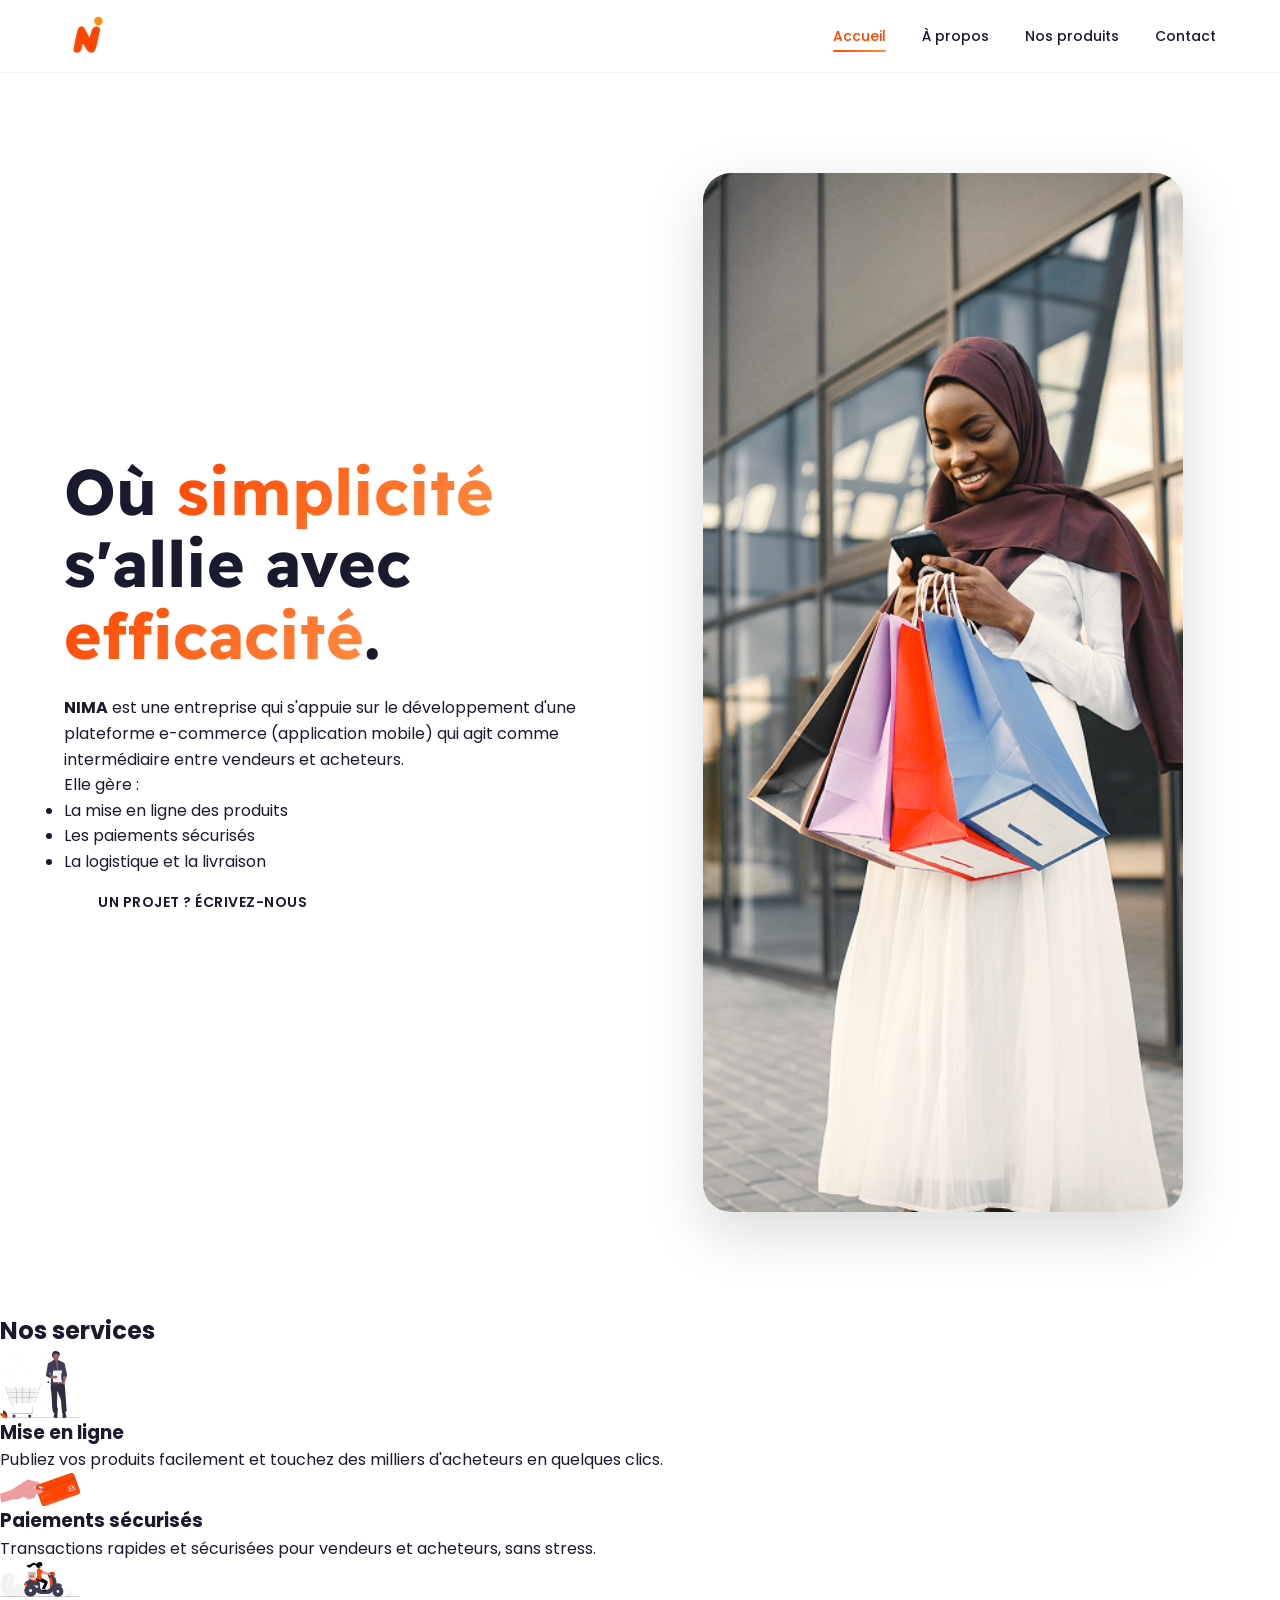
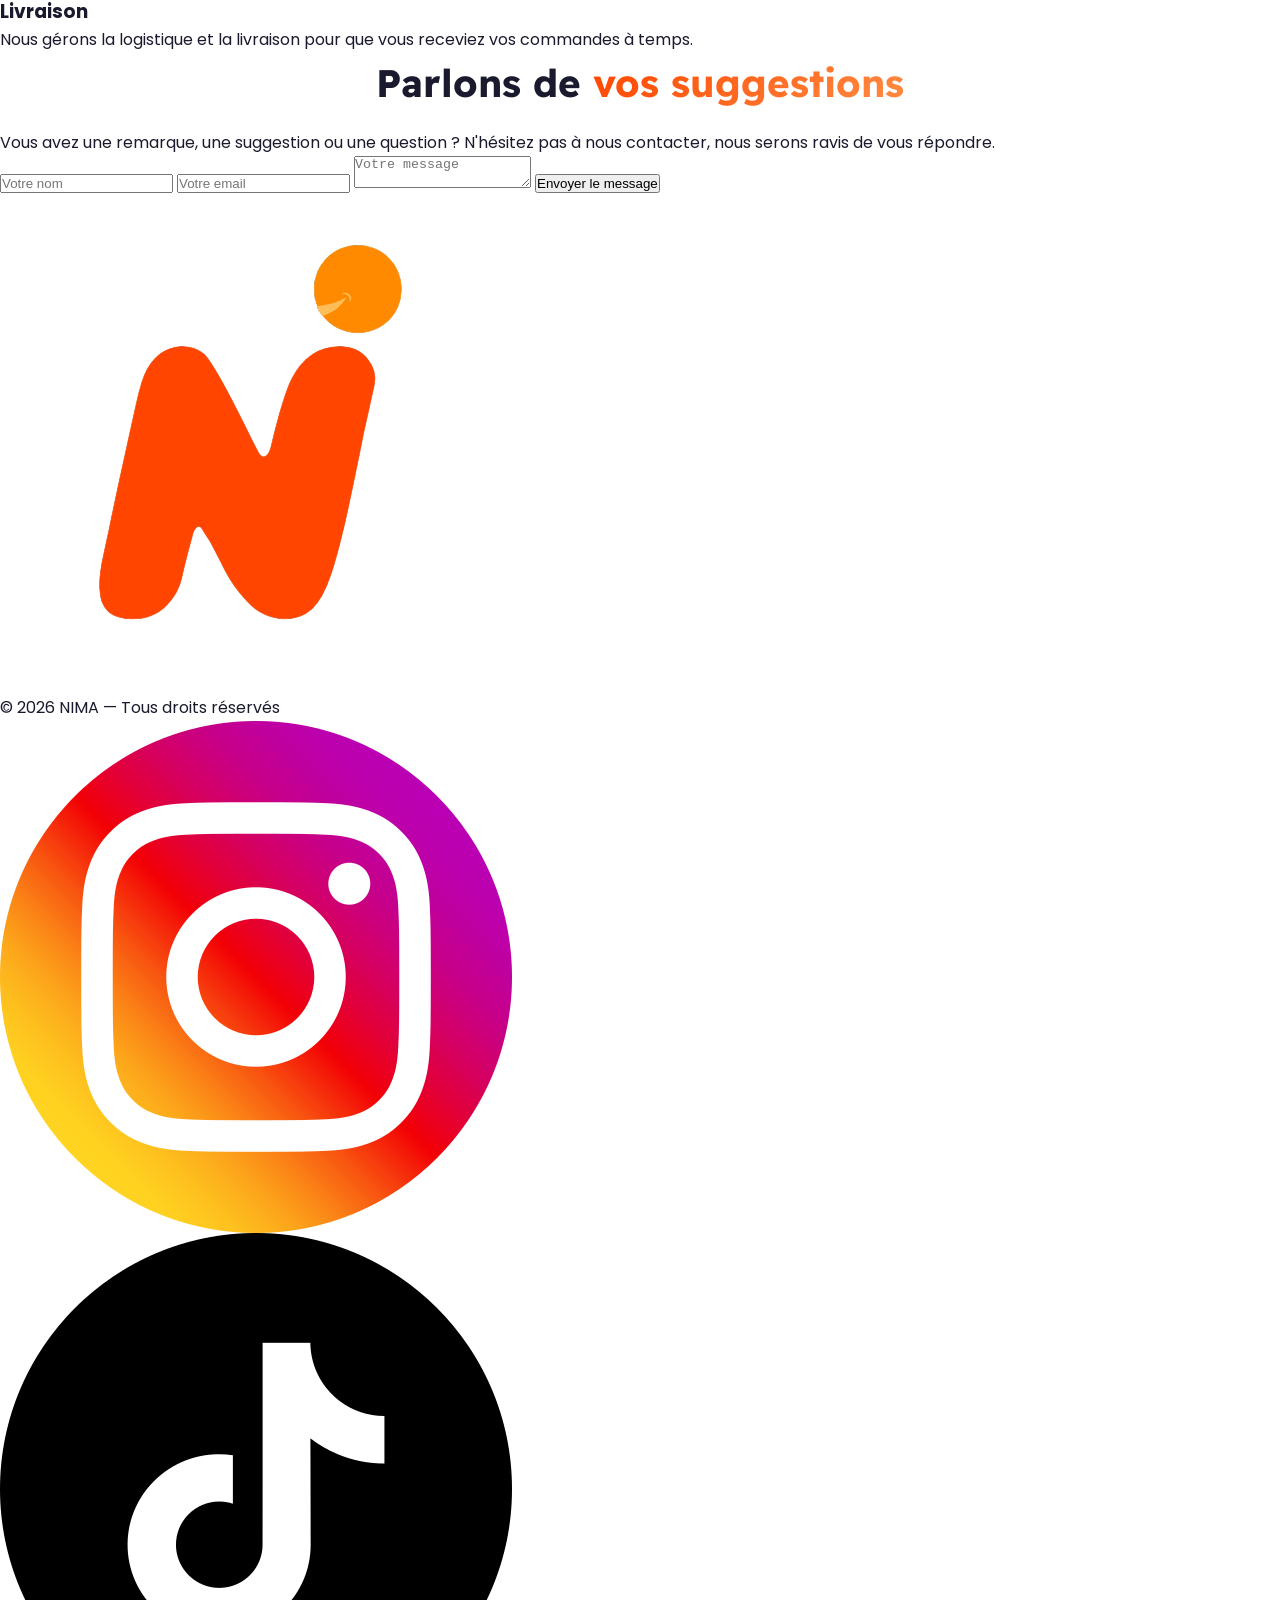
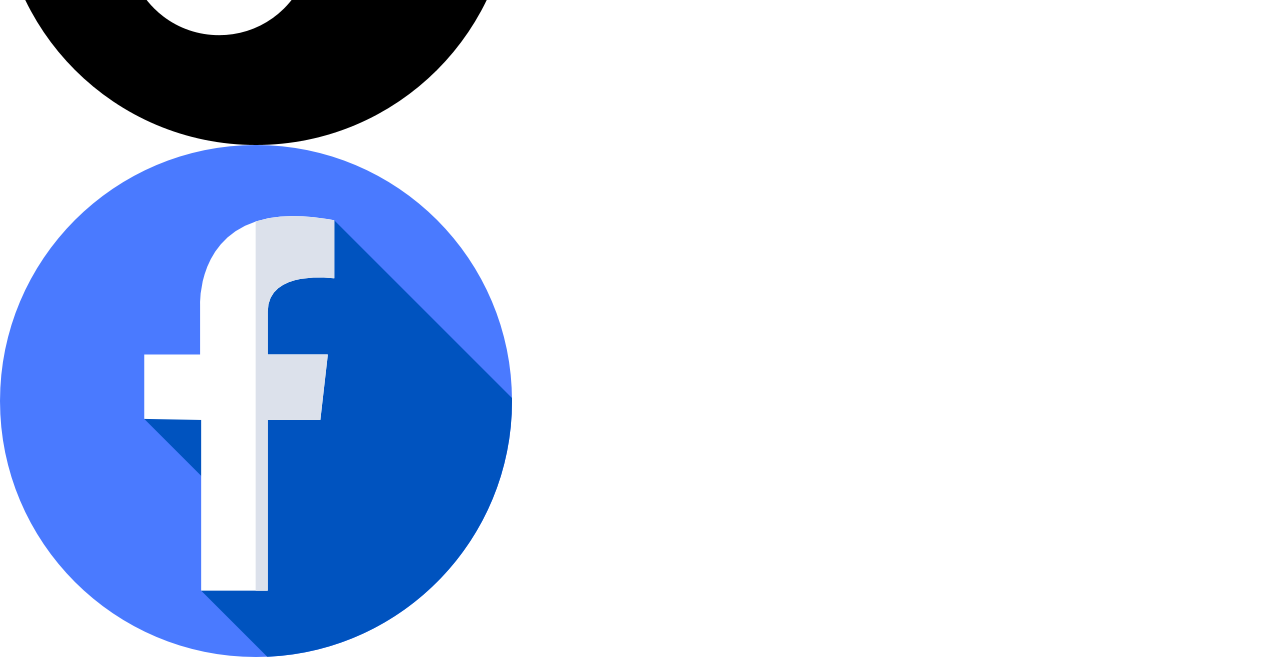
<file: index.HTML>
<!DOCTYPE html>
<html lang="fr">
<head>
    <meta charset="UTF-8">
    <meta name="viewport" content="width=device-width, initial-scale=1.0">
    <title>NIMA</title>
    <link href="https://fonts.googleapis.com/css2?family=Readex+Pro:wght@300;400;600;700&family=Poppins:wght@300;400;500;600&display=swap" rel="stylesheet">
    <link href="nima.css" rel="stylesheet"/>
</head>
<body>

    <!-- HEADER -->
    <header>
        <img class="logo" src="nima_logo_png_orange.png" alt="NIMA Logo"/>
        <nav>
            <ul>
                <li><a href="NIMA.HTML" class="active">Accueil</a></li>
                <li><a href="apropos.html">À propos</a></li>
                <li><a href="produits.html">Nos produits</a></li>
                <li><a href="#contact">Contact</a></li>
            </ul>
        </nav>
    </header>

    <!-- HERO -->
    <section class="hero">
        <div class="hero-text">
            <h1>Où <em>simplicité</em> s'allie avec <em>efficacité</em>.</h1>
            <p>
                <strong>NIMA</strong> est une entreprise qui s'appuie sur le développement d'une plateforme
                e-commerce (application mobile) qui agit comme intermédiaire entre vendeurs et acheteurs.
            </p>
            <p>Elle gère :</p>
            <ul>
                <li>La mise en ligne des produits</li>
                <li>Les paiements sécurisés</li>
                <li>La logistique et la livraison</li>
            </ul>
            <a href="#contact" class="btn">Un projet ? Écrivez-nous</a>
        </div>
        <div class="hero-image">
            <img src="backgrondfemme.png" alt="Shopping NIMA"/>
        </div>
    </section>

    <!-- SERVICES -->
    <div class="section-title">
        <h2>Nos <span>services</span></h2>
    </div>
    <section class="services">
        <div class="service-card">
            <div class="service-icon">
               <img src="icone_mise_en_ligne.svg" width="80" height="80" alt="Mise en ligne"/>
            </div>
            <h3>Mise en ligne</h3>
            <p>Publiez vos produits facilement et touchez des milliers d'acheteurs en quelques clics.</p>
        </div>
        <div class="service-card">
             <div class="service-icon">
               <img src="icone_credit.svg" width="80" height="80" alt="Mise en ligne"/>
            </div>
            <h3>Paiements sécurisés</h3>
            <p>Transactions rapides et sécurisées pour vendeurs et acheteurs, sans stress.</p>
        </div>
        <div class="service-card">
             <div class="service-icon">
               <img src="icone_livraison.svg" width="80" height="80" alt="Mise en ligne"/>
            </div>
            <h3>Livraison</h3>
            <p>Nous gérons la logistique et la livraison pour que vous receviez vos commandes à temps.</p>
        </div>
    </section>

    <!-- CONTACT -->
    <section class="contact" id="contact">
    <div class="contact-text">
        <h2>Parlons de <span>vos suggestions</span></h2>
        <p>Vous avez une remarque, une suggestion ou une question ? N'hésitez pas à nous contacter, nous serons ravis de vous répondre.</p>
    </div>
    <form class="contact-form" action="https://formspree.io/f/xnjgnvly" method="POST">
        <input type="text" name="nom" placeholder="Votre nom"/>
        <input type="email" name="email" placeholder="Votre email"/>
        <textarea name="message" placeholder="Votre message"></textarea>
        <button type="submit">Envoyer le message</button>
    </form>
</section>

    <!-- FOOTER -->
    <footer>
        <img class="logo" src="nima_logo_png_orange.png" alt="NIMA"/>
        <p>© 2026 NIMA — Tous droits réservés</p>
        <div class="footer-socials">
            <a href="https://www.instagram.com/nima_niger?igsh=OHUzamtlNzE2ZnRz&utm_source=qr">
                <img src="insta_logo.png" alt="Instagram"/>
            </a>
            <a href="https://www.tiktok.com/@nima8325?_r=1&_t=ZM-92QzlF3MJWW">
                <img src="tiktok_logo.png" alt="TikTok"/>
            </a>
            <a href="https://www.facebook.com/share/1DTiAnZHnp/?mibextid=wwXIfr">
                <img src="facebook_logo.png" alt="Facebook"/>
            </a>
        </div>
    </footer>

</body>
</html>
</file>
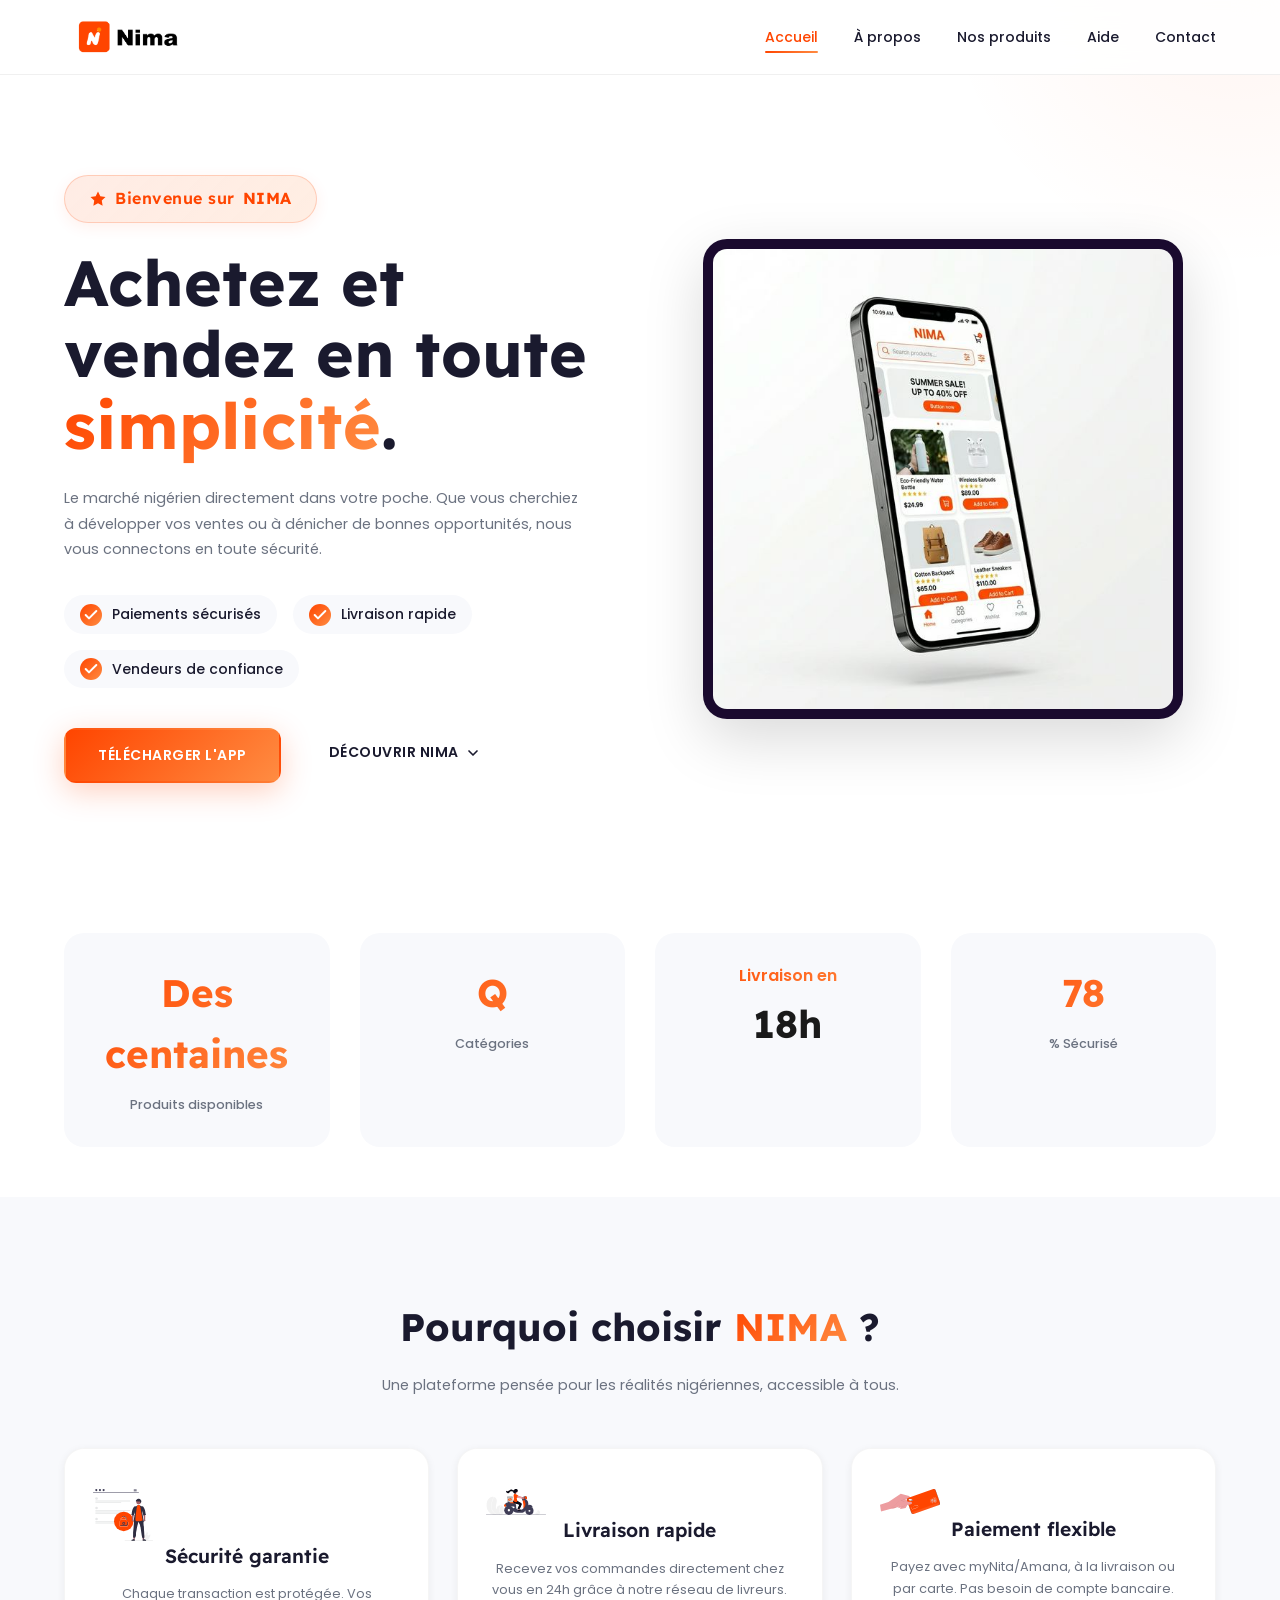
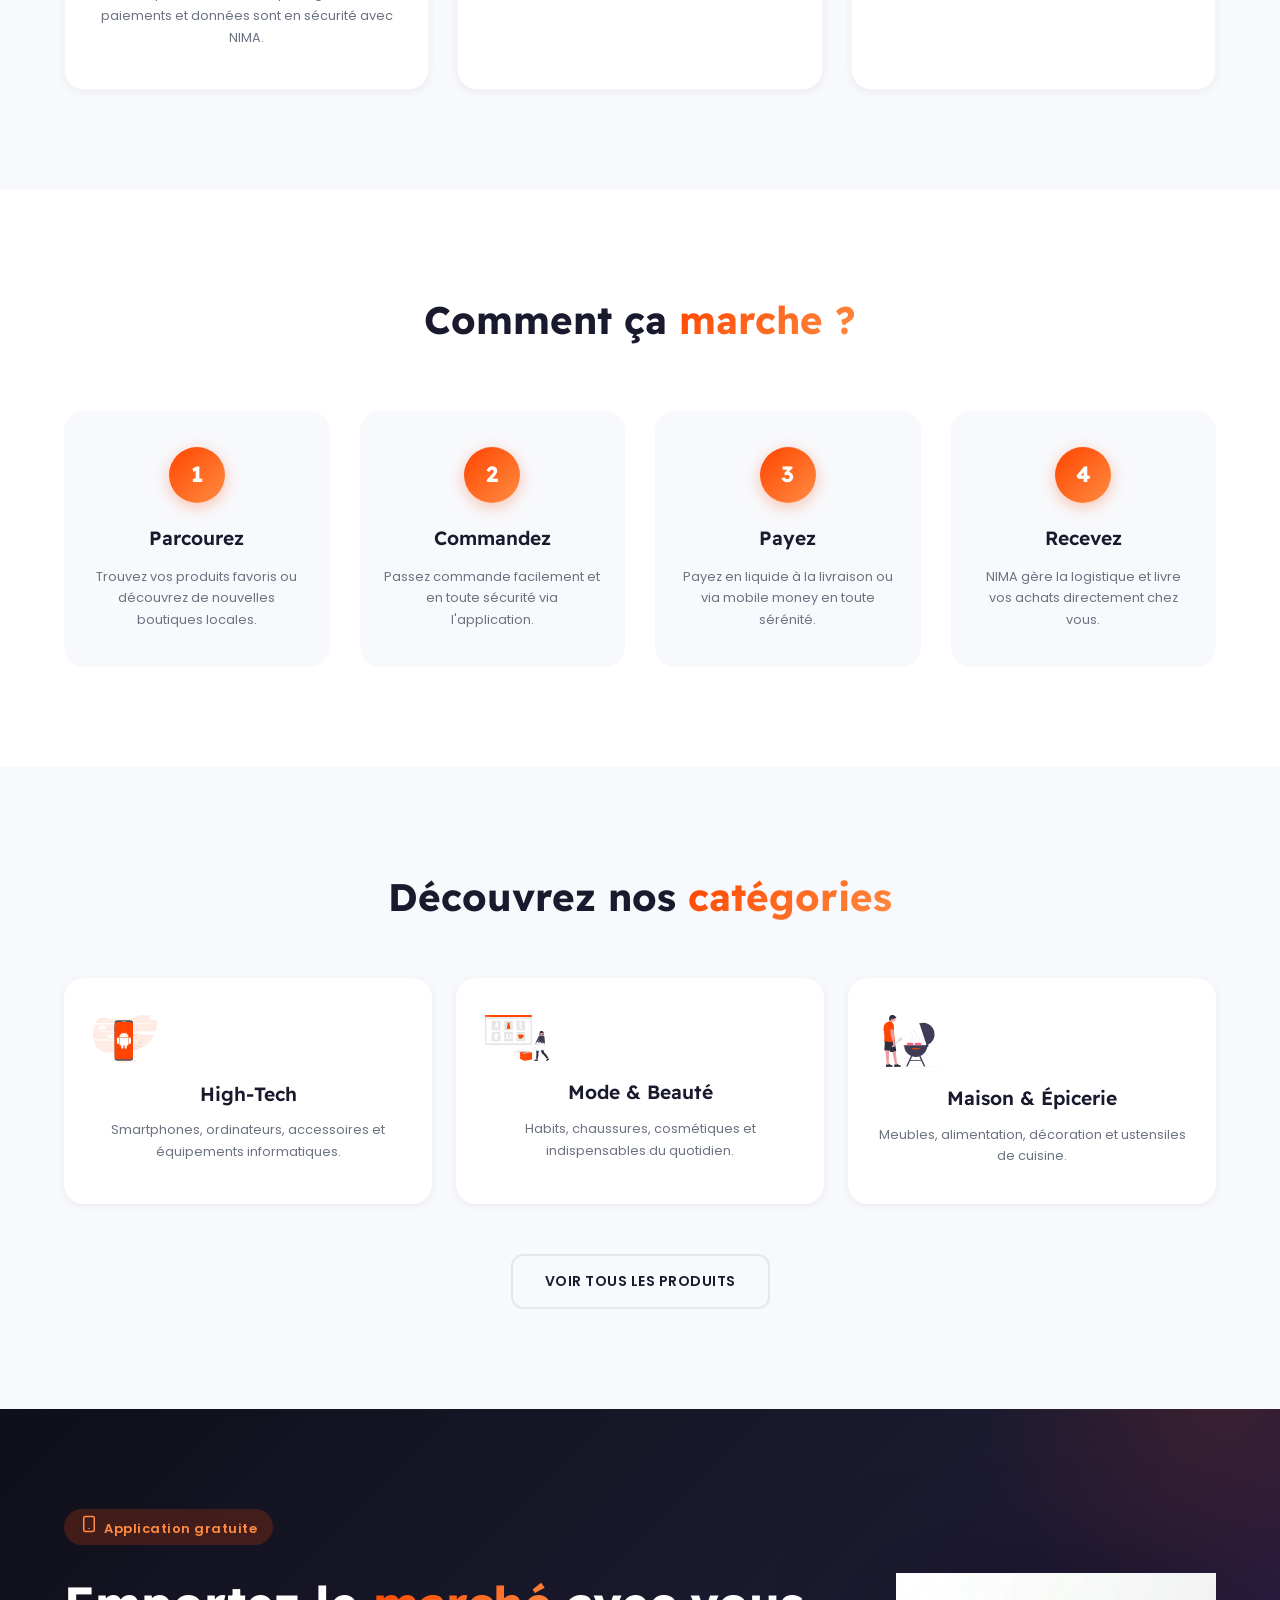
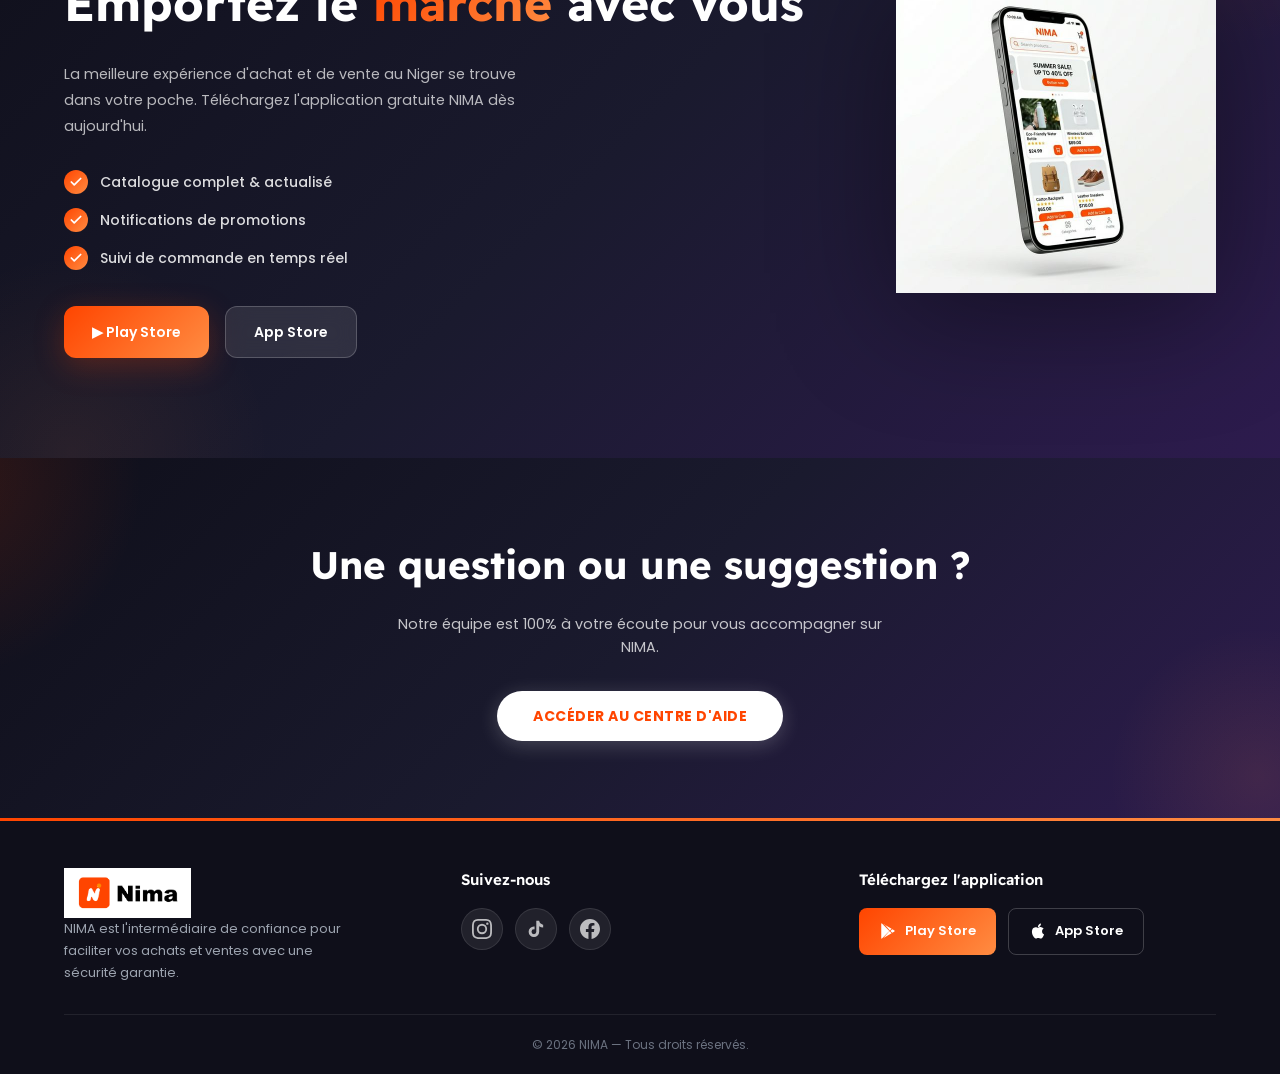
<file: index.html>
<!DOCTYPE html>
<html lang="fr">

<head>
    <meta charset="UTF-8">
    <meta name="viewport" content="width=device-width, initial-scale=1.0">
    <title>NIMA — Le marché nigérien dans votre poche</title>
    <meta name="description"
        content="NIMA est la plateforme e-commerce #1 au Niger. Achetez et vendez en toute simplicité avec livraison sécurisée. Téléchargez l'application gratuitement.">
    <meta property="og:title" content="NIMA — Achetez et vendez en toute simplicité">
    <meta property="og:description"
        content="Le marché nigérien directement dans votre poche. Paiements sécurisés, livraison rapide.">
    <meta property="og:type" content="website">
    <link rel="preconnect" href="https://fonts.googleapis.com">
    <link rel="preconnect" href="https://fonts.gstatic.com" crossorigin>
    <link
        href="https://fonts.googleapis.com/css2?family=Readex+Pro:wght@300;400;600;700&family=Poppins:wght@300;400;500;600;700&display=swap"
        rel="stylesheet">
    <link href="nima.css" rel="stylesheet">
    <link rel="icon" type="image/png" href="nima_logo_png_orange.png">
    <style>
        /* === PAGE-SPECIFIC: ACCUEIL === */

        /* WHY NIMA */
        .why-nima {
            padding: var(--section-padding);
            background: var(--bg-primary);
        }

        .why-nima h2 {
            margin-bottom: 16px;
        }

        .why-nima .section-subtitle {
            text-align: center;
            color: var(--text-secondary);
            font-size: var(--fs-body);
            max-width: 550px;
            margin: 0 auto 50px;
        }

        .why-grid {
            display: grid;
            grid-template-columns: repeat(3, 1fr);
            gap: 28px;
            max-width: var(--container-max);
            margin: 0 auto;
        }

        .why-card {
            background: var(--bg-card);
            border-radius: var(--radius-lg);
            padding: 40px 28px;
            text-align: center;
            box-shadow: var(--shadow-sm);
            transition: all 0.4s var(--ease-smooth);
            position: relative;
            overflow: hidden;
            border: 1px solid rgba(0, 0, 0, 0.04);
        }

        .why-card::after {
            content: '';
            position: absolute;
            bottom: 0;
            left: 0;
            right: 0;
            height: 3px;
            background: var(--gradient-primary);
            transform: scaleX(0);
            transition: transform 0.4s var(--ease-smooth);
        }

        .why-card:hover::after {
            transform: scaleX(1);
        }

        .why-card:hover {
            transform: translateY(-8px);
            box-shadow: var(--shadow-lg);
        }

        .why-icon {
            width: 70px;
            height: 70px;
            border-radius: 50%;
            display: flex;
            align-items: center;
            justify-content: center;
            margin: 0 auto 20px;
            font-size: 32px;
            background: rgba(255, 69, 0, 0.08);
        }

        .why-card h3 {
            font-family: var(--font-heading);
            font-size: var(--fs-h3);
            font-weight: 600;
            margin-bottom: 12px;
            color: var(--text-primary);
        }

        .why-card p {
            font-size: var(--fs-small);
            color: var(--text-secondary);
            line-height: 1.7;
        }

        /* DISCOVER DROPDOWN */
        .discover-dropdown {
            position: relative;
            display: inline-block;
        }

        .discover-dropdown .btn.btn-secondary {
            display: inline-flex;
            align-items: center;
            gap: 6px;
            cursor: pointer;
            border: none;
            font-family: inherit;
        }

        .discover-chevron {
            transition: transform 0.3s var(--ease-smooth);
            flex-shrink: 0;
        }

        .discover-dropdown.open .discover-chevron {
            transform: rotate(180deg);
        }

        .discover-menu {
            position: absolute;
            top: 100%;
            left: 0;
            min-width: 280px;
            background: rgba(255, 255, 255, 0.95);
            backdrop-filter: blur(20px);
            -webkit-backdrop-filter: blur(20px);
            border-radius: 16px;
            box-shadow: 0 20px 60px rgba(0, 0, 0, 0.15), 0 0 0 1px rgba(0, 0, 0, 0.05);
            padding: 8px;
            opacity: 0;
            visibility: hidden;
            transform: translateY(8px) scale(0.95);
            transition: all 0.3s cubic-bezier(0.16, 1, 0.3, 1);
            z-index: 100;
            pointer-events: none;
        }

        .discover-dropdown.open .discover-menu {
            opacity: 1;
            visibility: visible;
            transform: translateY(8px) scale(1);
            pointer-events: auto;
        }

        .discover-option {
            display: flex;
            align-items: center;
            gap: 14px;
            padding: 14px 16px;
            border-radius: 12px;
            text-decoration: none;
            color: var(--text-primary, #1a1a1a);
            transition: all 0.25s var(--ease-smooth);
        }

        .discover-option:hover {
            background: rgba(255, 69, 0, 0.08);
        }

        .discover-option+.discover-option {
            margin-top: 4px;
        }

        .discover-option-icon {
            width: 44px;
            height: 44px;
            border-radius: 12px;
            display: flex;
            align-items: center;
            justify-content: center;
            flex-shrink: 0;
            background: linear-gradient(135deg, rgba(255, 69, 0, 0.1), rgba(255, 140, 66, 0.1));
            color: #FF4500;
            transition: all 0.25s var(--ease-smooth);
        }

        .discover-option:hover .discover-option-icon {
            background: linear-gradient(135deg, #FF4500, #FF8C42);
            color: #fff;
            transform: scale(1.05);
        }

        .discover-option-icon--video {
            background: linear-gradient(135deg, rgba(255, 0, 0, 0.1), rgba(255, 69, 0, 0.1));
            color: #e00;
        }

        .discover-option:hover .discover-option-icon--video {
            background: linear-gradient(135deg, #e00, #FF4500);
            color: #fff;
        }

        .discover-option-text {
            display: flex;
            flex-direction: column;
            gap: 2px;
        }

        .discover-option-text strong {
            font-size: 14px;
            font-weight: 600;
            color: var(--text-primary, #1a1a1a);
        }

        .discover-option-text small {
            font-size: 12px;
            color: var(--text-secondary, #666);
            font-weight: 400;
        }

        /* DOWNLOAD SECTION */
        .download-hero {
            padding: clamp(60px, 8vw, 100px) clamp(20px, 5vw, 80px);
            background: var(--gradient-hero);
            position: relative;
            overflow: hidden;
        }

        .download-hero::before {
            content: '';
            position: absolute;
            top: -40%;
            right: -15%;
            width: 500px;
            height: 500px;
            background: radial-gradient(circle, rgba(255, 69, 0, 0.12) 0%, transparent 70%);
            border-radius: 50%;
        }

        .download-hero::after {
            content: '';
            position: absolute;
            bottom: -30%;
            left: -10%;
            width: 400px;
            height: 400px;
            background: radial-gradient(circle, rgba(255, 140, 66, 0.08) 0%, transparent 70%);
            border-radius: 50%;
        }

        .download-inner {
            display: flex;
            align-items: center;
            gap: 60px;
            max-width: var(--container-max);
            margin: 0 auto;
            position: relative;
            z-index: 1;
        }

        .download-text {
            flex: 1;
        }

        .download-text .tag {
            display: inline-block;
            background: rgba(255, 69, 0, 0.2);
            color: #ff8c42;
            font-size: 13px;
            font-weight: 600;
            padding: 6px 16px;
            border-radius: var(--radius-full);
            margin-bottom: 20px;
            letter-spacing: 0.5px;
        }

        .download-text h2 {
            color: #ffffff;
            text-align: left;
            margin-bottom: 20px;
            font-size: var(--fs-h1);
        }

        .download-text h2 span {
            -webkit-text-fill-color: transparent;
            background: linear-gradient(135deg, #FF4500, #FF8C42);
            -webkit-background-clip: text;
            background-clip: text;
        }

        .download-text>p {
            color: rgba(255, 255, 255, 0.7);
            font-size: var(--fs-body);
            line-height: 1.8;
            margin-bottom: 30px;
            max-width: 480px;
        }

        .dl-features {
            display: flex;
            flex-direction: column;
            gap: 14px;
            margin-bottom: 36px;
        }

        .dl-feature {
            display: flex;
            align-items: center;
            gap: 12px;
            color: rgba(255, 255, 255, 0.85);
            font-size: 14px;
            font-weight: 500;
        }

        .dl-feature .dl-check {
            width: 24px;
            height: 24px;
            border-radius: 50%;
            background: var(--gradient-primary);
            display: flex;
            align-items: center;
            justify-content: center;
            font-size: 12px;
            color: white;
            flex-shrink: 0;
        }

        .dl-buttons {
            display: flex;
            gap: 16px;
            flex-wrap: wrap;
        }

        .dl-buttons a {
            display: inline-flex;
            align-items: center;
            gap: 10px;
            padding: 14px 28px;
            border-radius: var(--radius-md);
            font-weight: 600;
            font-size: 14px;
            transition: all 0.3s var(--ease-smooth);
        }

        .dl-btn-play {
            background: var(--gradient-primary);
            color: white;
            box-shadow: var(--shadow-primary);
        }

        .dl-btn-play:hover {
            transform: translateY(-3px);
            box-shadow: 0 12px 35px rgba(255, 69, 0, 0.4);
        }

        .dl-btn-apple {
            background: rgba(255, 255, 255, 0.1);
            color: white;
            border: 1px solid rgba(255, 255, 255, 0.2);
            backdrop-filter: blur(10px);
        }

        .dl-btn-apple:hover {
            transform: translateY(-3px);
            background: rgba(255, 255, 255, 0.15);
            border-color: rgba(255, 255, 255, 0.4);
        }

        .download-phone {
            flex: 0 0 auto;
            position: relative;
        }

        .download-phone img {
            max-width: 320px;
            filter: drop-shadow(0 20px 60px rgba(0, 0, 0, 0.4));
            animation: float 6s ease-in-out infinite;
        }

        /* STATS COUNTER */
        .stats-bar {
            padding: 50px clamp(20px, 5vw, 80px);
            background: var(--bg-secondary);
        }

        .stats-grid {
            display: grid;
            grid-template-columns: repeat(4, 1fr);
            gap: 30px;
            max-width: var(--container-max);
            margin: 0 auto;
        }

        .stat-item {
            text-align: center;
            padding: 30px 20px;
            border-radius: var(--radius-lg);
            background: var(--bg-primary);
            transition: all 0.3s var(--ease-smooth);
        }

        .stat-item:hover {
            transform: translateY(-4px);
            box-shadow: var(--shadow-md);
        }

        .stat-number {
            display: block;
            font-family: var(--font-heading);
            font-size: clamp(1.8rem, 3vw, 2.5rem);
            font-weight: 700;
            background: var(--gradient-primary);
            -webkit-background-clip: text;
            -webkit-text-fill-color: transparent;
            background-clip: text;
            margin-bottom: 6px;
        }

        .stat-label {
            font-size: var(--fs-small);
            color: var(--text-secondary);
            font-weight: 500;
        }

        /* RESPONSIVE overrides */
        @media (max-width: 1024px) {
            .why-grid {
                grid-template-columns: repeat(2, 1fr);
            }

            .stats-grid {
                grid-template-columns: repeat(2, 1fr);
            }

            .download-inner {
                flex-direction: column;
                text-align: center;
            }

            .download-text h2 {
                text-align: center;
            }

            .dl-features {
                align-items: center;
            }

            .dl-buttons {
                justify-content: center;
            }

            .download-phone img {
                max-width: 260px;
            }
        }

        @media (max-width: 768px) {
            .why-grid {
                grid-template-columns: 1fr;
            }

            .stats-grid {
                grid-template-columns: repeat(2, 1fr);
            }

            .download-phone img {
                max-width: 220px;
            }

            .dl-buttons {
                flex-direction: column;
                width: 100%;
            }

            .dl-buttons a {
                justify-content: center;
            }

            .discover-menu {
                left: 50%;
                transform: translateX(-50%) translateY(8px) scale(0.95);
                right: auto;
                min-width: 260px;
            }

            .discover-dropdown.open .discover-menu {
                transform: translateX(-50%) translateY(8px) scale(1);
            }
        }
    </style>
</head>

<body>

    <!-- OVERLAY MOBILE -->
    <div class="nav-overlay" id="navOverlay"></div>

    <!-- HEADER -->
    <header id="mainHeader">
        <a href="index.html" class="logo-link">
            <img src="nima_logoFinal.png" alt="Nima" style="height: 50px; width: auto;">

        </a>
        <button class="hamburger" id="hamburger" aria-label="Menu">
            <span></span>
            <span></span>
            <span></span>
        </button>
        <nav id="mainNav">
            <ul>
                <li><a href="index.html" class="active">Accueil</a></li>
                <li><a href="apropos.html">À propos</a></li>
                <li><a href="produits.html">Nos produits</a></li>
                <li><a href="aide.html">Aide</a></li>
                <li><a href="aide.html#contact">Contact</a></li>
            </ul>
        </nav>
    </header>

    <!-- HERO -->
    <section class="hero">
        <div class="hero-text">
            <span class="hero-badge"><svg width="18" height="18" viewBox="0 0 24 24" fill="currentColor" stroke="none">
                    <path
                        d="M12 2l3.09 6.26L22 9.27l-5 4.87 1.18 6.88L12 17.77l-6.18 3.25L7 14.14 2 9.27l6.91-1.01L12 2z" />
                </svg> Bienvenue sur <em>NIMA</em></span>
            <h1>Achetez et vendez en toute <em>simplicité</em>.</h1>
            <p class="hero-subtitle">
                Le marché nigérien directement dans votre poche. Que vous cherchiez à développer vos ventes ou à
                dénicher de bonnes opportunités, nous vous connectons en toute sécurité.
            </p>
            <div class="hero-features">
                <div class="feature-item"><span class="check"><svg width="16" height="16" viewBox="0 0 24 24"
                            fill="none" stroke="currentColor" stroke-width="3" stroke-linecap="round"
                            stroke-linejoin="round">
                            <polyline points="20 6 9 17 4 12"></polyline>
                        </svg></span> Paiements sécurisés</div>
                <div class="feature-item"><span class="check"><svg width="16" height="16" viewBox="0 0 24 24"
                            fill="none" stroke="currentColor" stroke-width="3" stroke-linecap="round"
                            stroke-linejoin="round">
                            <polyline points="20 6 9 17 4 12"></polyline>
                        </svg></span> Livraison rapide</div>
                <div class="feature-item"><span class="check"><svg width="16" height="16" viewBox="0 0 24 24"
                            fill="none" stroke="currentColor" stroke-width="3" stroke-linecap="round"
                            stroke-linejoin="round">
                            <polyline points="20 6 9 17 4 12"></polyline>
                        </svg></span> Vendeurs de confiance</div>
            </div>
            <div class="hero-buttons">
                <a href="#store-links" class="btn btn-primary" id="hero-cta-download">Télécharger l'app</a>
                <div class="discover-dropdown" id="discoverDropdown">
                    <button class="btn btn-secondary" id="discoverBtn" aria-expanded="false" aria-haspopup="true">
                        Découvrir NIMA
                        <svg class="discover-chevron" width="16" height="16" viewBox="0 0 24 24" fill="none"
                            stroke="currentColor" stroke-width="2.5" stroke-linecap="round" stroke-linejoin="round">
                            <polyline points="6 9 12 15 18 9"></polyline>
                        </svg>
                    </button>
                    <div class="discover-menu" id="discoverMenu">
                        <a href="apropos.html" class="discover-option" id="discover-about">
                            <span class="discover-option-icon">
                                <svg width="20" height="20" viewBox="0 0 24 24" fill="none" stroke="currentColor"
                                    stroke-width="2" stroke-linecap="round" stroke-linejoin="round">
                                    <circle cx="12" cy="12" r="10"></circle>
                                    <line x1="12" y1="16" x2="12" y2="12"></line>
                                    <line x1="12" y1="8" x2="12.01" y2="8"></line>
                                </svg>
                            </span>
                            <span class="discover-option-text">
                                <strong>À propos de NIMA</strong>
                                <small>Notre histoire & mission</small>
                            </span>
                        </a>
                        <a href="https://youtu.be/QIk3yniM2e8" target="_blank" rel="noopener noreferrer"
                            class="discover-option" id="discover-video">
                            <span class="discover-option-icon discover-option-icon--video">
                                <svg width="20" height="20" viewBox="0 0 24 24" fill="none" stroke="currentColor"
                                    stroke-width="2" stroke-linecap="round" stroke-linejoin="round">
                                    <polygon points="5 3 19 12 5 21 5 3"></polygon>
                                </svg>
                            </span>
                            <span class="discover-option-text">
                                <strong>Voir la vidéo</strong>
                                <small>Découvrez NIMA en action</small>
                            </span>
                        </a>
                    </div>
                </div>
            </div>
        </div>
        <div class="hero-image">
            <img src="phone_mockup.png" alt="Application NIMA sur smartphone" loading="eager"
                style="background: #1a0a2e; border-radius: 24px; padding: 10px;">
        </div>
    </section>

    <!-- STATS BAR -->
    <section class="stats-bar reveal">
        <div class="stats-grid">
            <div class="stat-item">
                <span class="stat-number" data-target="Plusieurs"
                    data-words="Beaucoup,Des centaines,Enormément,Plein,Plusieurs">0</span>
                <span class="stat-label">Produits disponibles</span>
            </div>
            <div class="stat-item">
                <span class="stat-number" data-target="N">0</span>
                <span class="stat-label">Catégories</span>
            </div>
            <div class="stat-item">
                <span class="stat-label"
                    style="display:block; margin-bottom:6px; background: var(--gradient-primary); -webkit-background-clip: text; -webkit-text-fill-color: transparent; background-clip: text; font-size: 1rem; font-weight: 600;">Livraison
                    en</span>
                <span class="stat-number" data-target="24" data-suffix="h"
                    style="background: none; -webkit-text-fill-color: #1a1a1a;">0</span>
            </div>
            <div class="stat-item">
                <span class="stat-number" data-target="100">0</span>
                <span class="stat-label">% Sécurisé</span>
            </div>
        </div>
    </section>

    <!-- POURQUOI NIMA -->
    <section class="why-nima">
        <h2 class="reveal">Pourquoi choisir <span>NIMA</span> ?</h2>
        <p class="section-subtitle reveal">Une plateforme pensée pour les réalités nigériennes, accessible à tous.</p>
        <div class="why-grid">
            <div class="why-card reveal">
                <div>
                    <img src="icone_sécurité.svg" alt="Sécurité" width="60" height="60">

                </div>
                <h3>Sécurité garantie</h3>
                <p>Chaque transaction est protégée. Vos paiements et données sont en sécurité avec NIMA.</p>
            </div>
            <div class="why-card reveal">
                <div>
                    <img src="icone_livraison.svg" alt="Livraison" width="60" height="60">
                </div>
                <h3>Livraison rapide</h3>
                <p>Recevez vos commandes directement chez vous en 24h grâce à notre réseau de livreurs.</p>
            </div>
            <div class="why-card reveal">
                <div>
                    <img src="icone_credit.svg" alt="Paiement" width="60" height="60">
                </div>
                <h3>Paiement flexible</h3>
                <p>Payez avec myNita/Amana, à la livraison ou par carte. Pas besoin de compte bancaire.</p>
            </div>
        </div>
    </section>

    <!-- COMMENT ÇA MARCHE -->
    <section class="comment" style="background: var(--bg-secondary);">
        <h2 class="reveal">Comment ça <span>marche ?</span></h2>
        <div class="etapes">
            <div class="etape reveal">
                <div class="etape-number">1</div>
                <h3>Parcourez</h3>
                <p>Trouvez vos produits favoris ou découvrez de nouvelles boutiques locales.</p>
            </div>
            <div class="etape reveal">
                <div class="etape-number">2</div>
                <h3>Commandez</h3>
                <p>Passez commande facilement et en toute sécurité via l'application.</p>
            </div>
            <div class="etape reveal">
                <div class="etape-number">3</div>
                <h3>Payez</h3>
                <p>Payez en liquide à la livraison ou via mobile money en toute sérénité.</p>
            </div>
            <div class="etape reveal">
                <div class="etape-number">4</div>
                <h3>Recevez</h3>
                <p>NIMA gère la logistique et livre vos achats directement chez vous.</p>
            </div>
        </div>
    </section>

    <!-- CATEGORIES -->
    <section class="categories">
        <h2 class="reveal">Découvrez nos <span>catégories</span></h2>
        <div class="categories-grid">
            <div class="categorie-card reveal" onclick="window.location.href='produits.html'">
                <div class="categorie-icon">
                    <img src="icone_phone.svg" width="64" height="64" alt="High-Tech" loading="lazy">
                </div>
                <h3>High-Tech</h3>
                <p>Smartphones, ordinateurs, accessoires et équipements informatiques.</p>
            </div>
            <div class="categorie-card reveal" onclick="window.location.href='produits.html'">
                <div class="categorie-icon">
                    <img src="icone_vêtement.svg" width="64" height="64" alt="Mode" loading="lazy">
                </div>
                <h3>Mode & Beauté</h3>
                <p>Habits, chaussures, cosmétiques et indispensables du quotidien.</p>
            </div>
            <div class="categorie-card reveal" onclick="window.location.href='produits.html'">
                <div class="categorie-icon">
                    <img src="icone_maison.svg" width="64" height="64" alt="Maison" loading="lazy">
                </div>
                <h3>Maison & Épicerie</h3>
                <p>Meubles, alimentation, décoration et ustensiles de cuisine.</p>
            </div>
        </div>
        <div style="text-align: center; margin-top: 50px;">
            <a href="produits.html" class="btn btn-secondary">Voir tous les produits</a>
        </div>
    </section>

    <!-- TELECHARGEMENT -->
    <section class="download-hero" id="download">
        <div class="download-inner">
            <div class="download-text reveal-left">
                <span class="tag"><svg width="18" height="18" viewBox="0 0 24 24" fill="none" stroke="currentColor"
                        stroke-width="2" stroke-linecap="round" stroke-linejoin="round" style="margin-right: 6px;">
                        <rect x="5" y="2" width="14" height="20" rx="2" ry="2"></rect>
                        <line x1="12" y1="18" x2="12.01" y2="18"></line>
                    </svg>Application gratuite</span>
                <h2>Emportez le <span>marché</span> avec vous</h2>
                <p>La meilleure expérience d'achat et de vente au Niger se trouve dans votre poche. Téléchargez
                    l'application gratuite NIMA dès aujourd'hui.</p>
                <div class="dl-features">
                    <div class="dl-feature"><span class="dl-check"><svg width="14" height="14" viewBox="0 0 24 24"
                                fill="none" stroke="currentColor" stroke-width="3" stroke-linecap="round"
                                stroke-linejoin="round">
                                <polyline points="20 6 9 17 4 12"></polyline>
                            </svg></span> Catalogue complet & actualisé</div>
                    <div class="dl-feature"><span class="dl-check"><svg width="14" height="14" viewBox="0 0 24 24"
                                fill="none" stroke="currentColor" stroke-width="3" stroke-linecap="round"
                                stroke-linejoin="round">
                                <polyline points="20 6 9 17 4 12"></polyline>
                            </svg></span> Notifications de promotions</div>
                    <div class="dl-feature"><span class="dl-check"><svg width="14" height="14" viewBox="0 0 24 24"
                                fill="none" stroke="currentColor" stroke-width="3" stroke-linecap="round"
                                stroke-linejoin="round">
                                <polyline points="20 6 9 17 4 12"></polyline>
                            </svg></span> Suivi de commande en temps réel</div>
                </div>
                <div class="dl-buttons">
                    <a href="https://play.google.com/store/apps/details?id=com.mycompany.nimaclient" target="_blank"
                        class="dl-btn-play" id="btn-dl-playstore">▶ Play Store</a>
                    <a href="https://apps.apple.com/us/app/nima-achat-en-ligne-au-niger/id6759831417" target="_blank"
                        class="dl-btn-apple" id="btn-dl-appstore"> App Store</a>
                </div>
            </div>
            <div class="download-phone reveal-right">
                <img src="phone_mockup.png" alt="Application NIMA" loading="lazy">
            </div>
        </div>
    </section>

    <!-- CTA AIDE -->
    <section class="cta-section">
        <h2>Une question ou une suggestion ?</h2>
        <p>Notre équipe est 100% à votre écoute pour vous accompagner sur NIMA.</p>
        <a href="aide.html" class="btn-white">Accéder au centre d'aide</a>
    </section>

    <!-- FOOTER -->
    <footer class="footer-pro">
        <div class="footer-content">
            <div class="footer-sec brandinfo">
                <img src="nima_logoFinal.png" alt="Nima" style="height: 50px; width: auto;">
                <p>NIMA est l'intermédiaire de confiance pour faciliter vos achats et ventes avec une sécurité garantie.
                </p>
            </div>
            <div class="footer-sec socials">
                <h3>Suivez-nous</h3>
                <div class="social-icons">
                    <a href="https://www.instagram.com/nima_niger?igsh=OHUzamtlNzE2ZnRz&utm_source=qr" target="_blank"
                        title="Instagram NIMA" aria-label="Instagram">
                        <svg viewBox="0 0 24 24" xmlns="http://www.w3.org/2000/svg">
                            <path
                                d="M12 2.163c3.204 0 3.584.012 4.85.07 3.252.148 4.771 1.691 4.919 4.919.058 1.265.069 1.645.069 4.849 0 3.205-.012 3.584-.069 4.849-.149 3.225-1.664 4.771-4.919 4.919-1.266.058-1.644.07-4.85.07-3.204 0-3.584-.012-4.849-.07-3.26-.149-4.771-1.699-4.919-4.92-.058-1.265-.07-1.644-.07-4.849 0-3.204.013-3.583.07-4.849.149-3.227 1.664-4.771 4.919-4.919 1.266-.057 1.645-.069 4.849-.069zM12 0C8.741 0 8.333.014 7.053.072 2.695.272.273 2.69.073 7.052.014 8.333 0 8.741 0 12c0 3.259.014 3.668.072 4.948.2 4.358 2.618 6.78 6.98 6.98C8.333 23.986 8.741 24 12 24c3.259 0 3.668-.014 4.948-.072 4.354-.2 6.782-2.618 6.979-6.98.059-1.28.073-1.689.073-4.948 0-3.259-.014-3.667-.072-4.947-.196-4.354-2.617-6.78-6.979-6.98C15.668.014 15.259 0 12 0zm0 5.838a6.162 6.162 0 100 12.324 6.162 6.162 0 000-12.324zM12 16a4 4 0 110-8 4 4 0 010 8zm6.406-11.845a1.44 1.44 0 100 2.881 1.44 1.44 0 000-2.881z" />
                        </svg>
                    </a>
                    <a href="https://www.tiktok.com/@nima8325?_r=1&_t=ZM-92QzlF3MJWW" target="_blank"
                        title="TikTok NIMA" aria-label="TikTok">
                        <svg viewBox="0 0 24 24" xmlns="http://www.w3.org/2000/svg">
                            <path
                                d="M19.59 6.69a4.83 4.83 0 01-3.77-4.25V2h-3.45v13.67a2.89 2.89 0 01-2.88 2.5 2.89 2.89 0 01-2.89-2.89 2.89 2.89 0 012.89-2.89c.28 0 .54.04.79.1V9.01a6.27 6.27 0 00-.79-.05 6.34 6.34 0 00-6.34 6.34 6.34 6.34 0 006.34 6.34 6.34 6.34 0 006.33-6.34V8.75a8.18 8.18 0 004.77 1.52V6.84a4.85 4.85 0 01-1-.15z" />
                        </svg>
                    </a>
                    <a href="https://www.facebook.com/share/1DTiAnZHnp/?mibextid=wwXIfr" target="_blank"
                        title="Facebook NIMA" aria-label="Facebook">
                        <svg viewBox="0 0 24 24" xmlns="http://www.w3.org/2000/svg">
                            <path
                                d="M24 12.073c0-6.627-5.373-12-12-12s-12 5.373-12 12c0 5.99 4.388 10.954 10.125 11.854v-8.385H7.078v-3.47h3.047V9.43c0-3.007 1.792-4.669 4.533-4.669 1.312 0 2.686.235 2.686.235v2.953H15.83c-1.491 0-1.956.925-1.956 1.874v2.25h3.328l-.532 3.47h-2.796v8.385C19.612 23.027 24 18.062 24 12.073z" />
                        </svg>
                    </a>
                </div>
            </div>
            <div class="footer-sec apps" id="store-links">
                <h3>Téléchargez l'application</h3>
                <div class="store-buttons">
                    <a href="https://play.google.com/store/apps/details?id=com.mycompany.nimaclient" target="_blank"
                        class="store-btn-google"><svg viewBox="0 0 24 24" xmlns="http://www.w3.org/2000/svg">
                            <path
                                d="M3.609 1.814L13.792 12 3.61 22.186a.996.996 0 01-.61-.92V2.734a1 1 0 01.609-.92zm10.89 10.893l2.302 2.302-10.937 6.333L13.5 12.707zM5.864 2.658L16.8 8.99l-2.302 2.302L6.864 2.658zM20.16 10.95c.549.394.84.91.84 1.05 0 .14-.291.656-.84 1.05l-2.43 1.41-2.534-2.46 2.534-2.46 2.43 1.41z" />
                        </svg> Play Store</a>
                    <a href="https://apps.apple.com/us/app/nima-achat-en-ligne-au-niger/id6759831417" target="_blank"
                        class="store-btn-apple"><svg viewBox="0 0 24 24" xmlns="http://www.w3.org/2000/svg">
                            <path
                                d="M18.71 19.5c-.83 1.24-1.71 2.45-3.05 2.47-1.34.03-1.77-.79-3.29-.79-1.53 0-2 .77-3.27.82-1.31.05-2.3-1.32-3.14-2.53C4.25 17 2.94 12.45 4.7 9.39c.87-1.52 2.43-2.48 4.12-2.51 1.28-.02 2.5.87 3.29.87.78 0 2.26-1.07 3.8-.91.65.03 2.47.26 3.64 1.98-.09.06-2.17 1.28-2.15 3.81.03 3.02 2.65 4.03 2.68 4.04-.03.07-.42 1.44-1.38 2.83M13 3.5c.73-.83 1.94-1.46 2.94-1.5.13 1.17-.34 2.35-1.04 3.19-.69.85-1.83 1.51-2.95 1.42-.15-1.15.41-2.35 1.05-3.11z" />
                        </svg> App Store</a>
                </div>
            </div>
        </div>
        <div class="footer-bottom">
            <p>© 2026 NIMA — Tous droits réservés.</p>
        </div>
    </footer>

    <!-- JAVASCRIPT -->
    <script>
        // === Hamburger Menu ===
        const hamburger = document.getElementById('hamburger');
        const mainNav = document.getElementById('mainNav');
        const overlay = document.getElementById('navOverlay');

        hamburger.addEventListener('click', () => {
            hamburger.classList.toggle('active');
            mainNav.classList.toggle('open');
            overlay.classList.toggle('active');
            document.body.style.overflow = mainNav.classList.contains('open') ? 'hidden' : '';
        });

        overlay.addEventListener('click', () => {
            hamburger.classList.remove('active');
            mainNav.classList.remove('open');
            overlay.classList.remove('active');
            document.body.style.overflow = '';
        });

        // Close on nav link click (mobile)
        document.querySelectorAll('nav a').forEach(link => {
            link.addEventListener('click', () => {
                hamburger.classList.remove('active');
                mainNav.classList.remove('open');
                overlay.classList.remove('active');
                document.body.style.overflow = '';
            });
        });

        // === Header scroll effect ===
        window.addEventListener('scroll', () => {
            document.getElementById('mainHeader').classList.toggle('scrolled', window.scrollY > 50);
        });

        // === Scroll Reveal ===
        const revealElements = document.querySelectorAll('.reveal, .reveal-left, .reveal-right');
        const revealObserver = new IntersectionObserver((entries) => {
            entries.forEach(entry => {
                if (entry.isIntersecting) {
                    entry.target.classList.add('revealed');
                    revealObserver.unobserve(entry.target);
                }
            });
        }, { threshold: 0.15 });

        revealElements.forEach(el => revealObserver.observe(el));

        // === Counter Animation ===
        function animateCounters() {
            const counters = document.querySelectorAll('.stat-number[data-target]');
            counters.forEach(counter => {
                const finalValue = counter.dataset.target;
                const isNumber = !isNaN(finalValue);
                const words = counter.dataset.words ? counter.dataset.words.split(',') : null;

                if (words) {
                    // Défilement de mots
                    const duration = 2000;
                    const interval = 300; // temps entre chaque mot
                    let i = 0;

                    const wordTimer = setInterval(() => {
                        if (i < words.length - 1) {
                            counter.textContent = words[i];
                            i++;
                        } else {
                            counter.textContent = finalValue;
                            clearInterval(wordTimer);
                        }
                    }, interval);

                } else if (!isNumber) {
                    // Défilement de lettres aléatoires → lettre finale
                    const letters = 'ABCDEFGHIJKLMNOPQRSTUVWXYZ';
                    const duration = 2000;
                    const startTime = performance.now();

                    function updateText(currentTime) {
                        const elapsed = currentTime - startTime;
                        const progress = Math.min(elapsed / duration, 1);
                        if (progress < 1) {
                            counter.textContent = letters[Math.floor(Math.random() * letters.length)];
                            requestAnimationFrame(updateText);
                        } else {
                            counter.textContent = finalValue;
                        }
                    }
                    requestAnimationFrame(updateText);

                } else {
                    // Défilement normal de chiffres
                    const target = +finalValue;
                    const suffix = counter.dataset.suffix || ''; // récupère "h" si présent
                    const duration = 2000;
                    const startTime = performance.now();

                    function update(currentTime) {
                        const elapsed = currentTime - startTime;
                        const progress = Math.min(elapsed / duration, 1);
                        const eased = 1 - Math.pow(1 - progress, 3);
                        counter.textContent = Math.floor(target * eased) + suffix;
                        if (progress < 1) requestAnimationFrame(update);
                        else counter.textContent = target + suffix;
                    }
                    requestAnimationFrame(update);
                }
            });
        }


        const statsSection = document.querySelector('.stats-bar');
        if (statsSection) {
            const statsObserver = new IntersectionObserver((entries) => {
                entries.forEach(entry => {
                    if (entry.isIntersecting) {
                        animateCounters();
                        statsObserver.unobserve(entry.target);
                    }
                });
            }, { threshold: 0.3 });
            statsObserver.observe(statsSection);
        }

        // === Discover NIMA Dropdown ===
        const discoverBtn = document.getElementById('discoverBtn');
        const discoverDropdown = document.getElementById('discoverDropdown');

        discoverBtn.addEventListener('click', (e) => {
            e.preventDefault();
            e.stopPropagation();
            const isOpen = discoverDropdown.classList.toggle('open');
            discoverBtn.setAttribute('aria-expanded', isOpen);
        });

        // Close dropdown when clicking outside
        document.addEventListener('click', (e) => {
            if (!discoverDropdown.contains(e.target)) {
                discoverDropdown.classList.remove('open');
                discoverBtn.setAttribute('aria-expanded', 'false');
            }
        });

        // Close dropdown on Escape key
        document.addEventListener('keydown', (e) => {
            if (e.key === 'Escape') {
                discoverDropdown.classList.remove('open');
                discoverBtn.setAttribute('aria-expanded', 'false');
            }
        });
    </script>

</body>

</html>
</file>
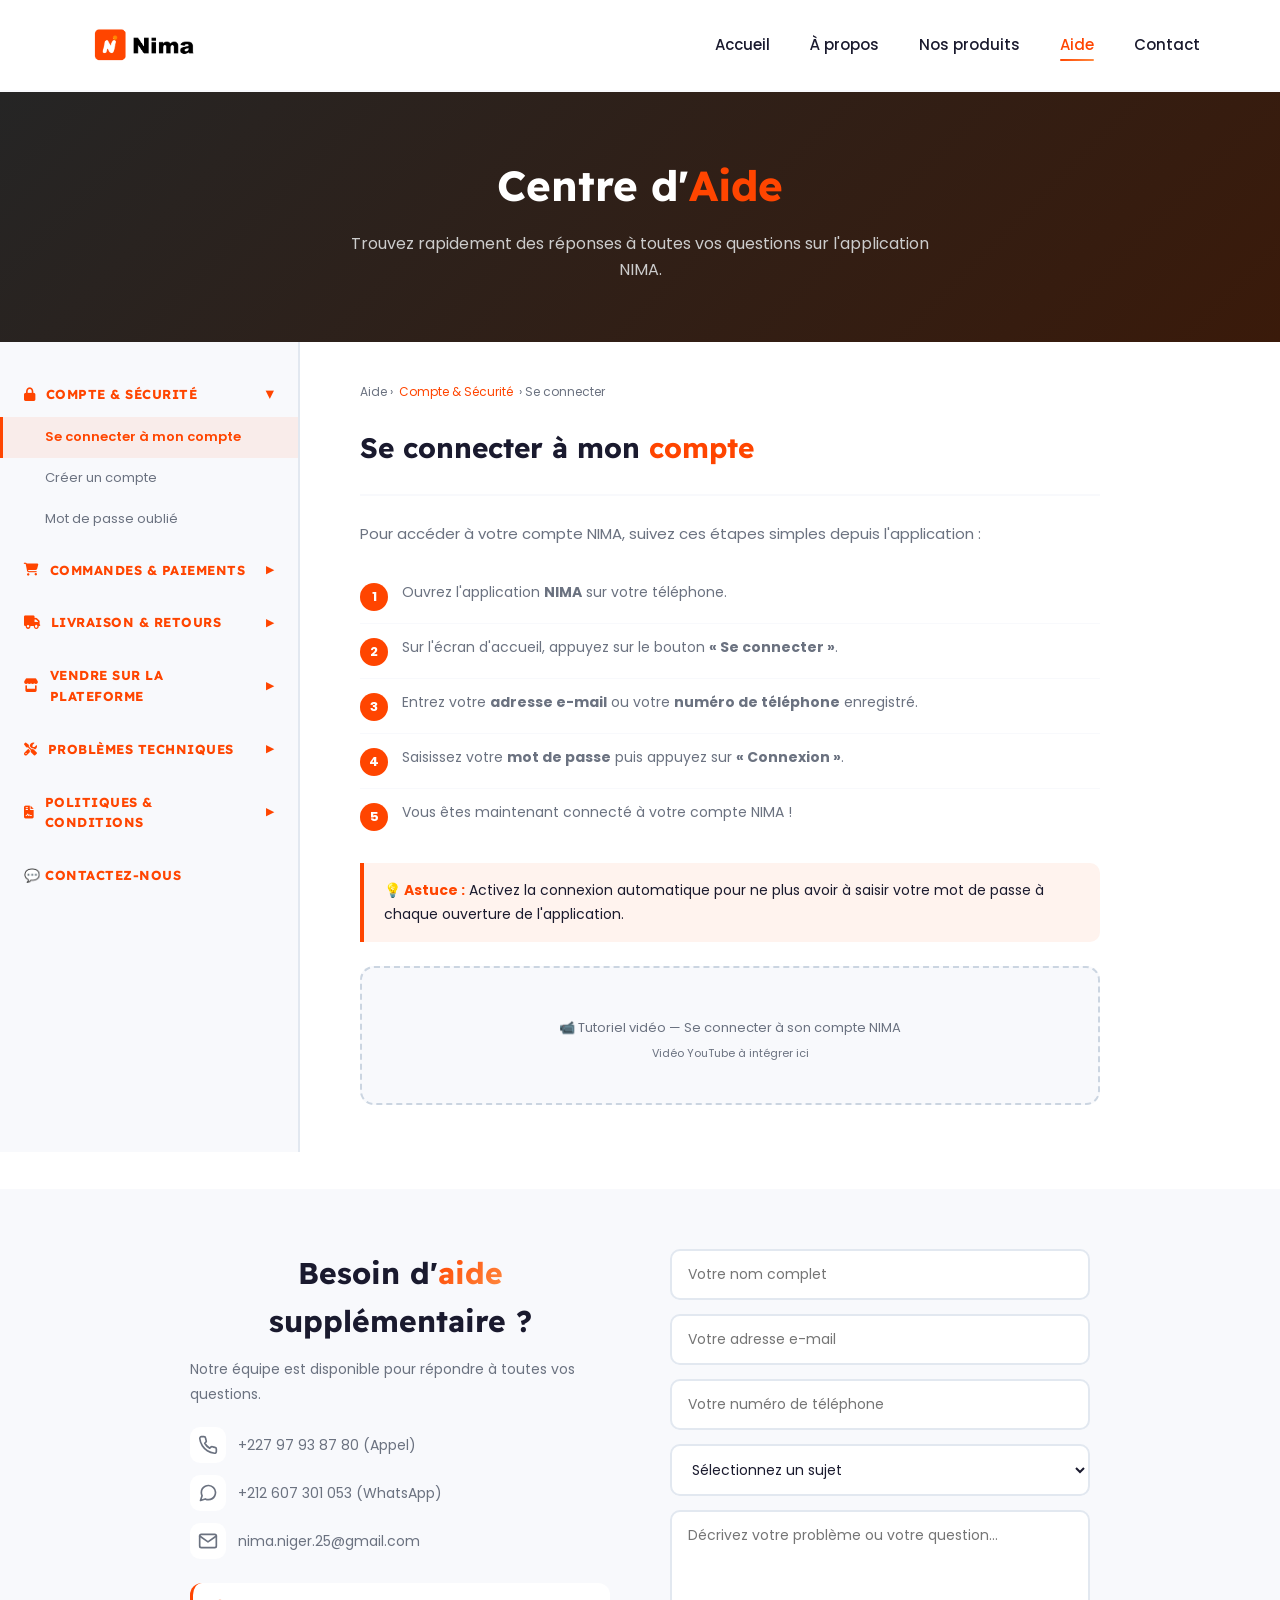
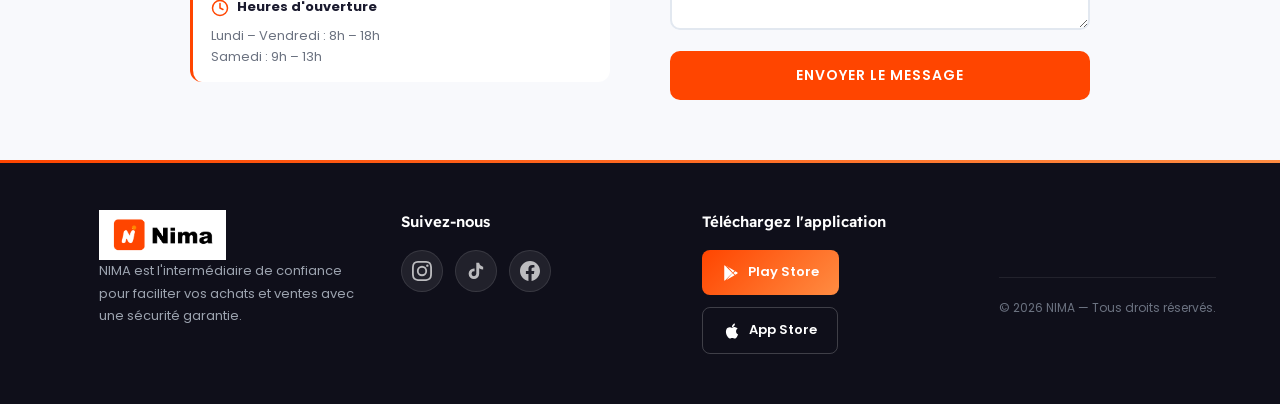
<file: aide.html>
<!DOCTYPE html>
<html lang="fr">

<head>
    <meta charset="UTF-8">
    <meta name="viewport" content="width=device-width, initial-scale=1.0">
    <title>NIMA — Centre d'aide | Support & FAQ</title>
    <meta name="description"
        content="Trouvez rapidement des réponses à vos questions sur NIMA. Compte, commandes, paiements, livraison, retours et support technique.">
    <link rel="preconnect" href="https://fonts.googleapis.com">
    <link rel="preconnect" href="https://fonts.gstatic.com" crossorigin>
    <link
        href="https://fonts.googleapis.com/css2?family=Readex+Pro:wght@300;400;600;700&family=Poppins:wght@400;500;600;700&display=swap"
        rel="stylesheet">
    <link href="nima.css" rel="stylesheet">
    <link href="aide.css" rel="stylesheet">
    <link rel="icon" type="image/png" href="nima_logo_png_orange.png">
    <link rel="stylesheet" href="https://cdnjs.cloudflare.com/ajax/libs/font-awesome/6.5.0/css/all.min.css">
</head>

<body>

    <!-- OVERLAY MOBILE -->
    <div class="nav-overlay" id="navOverlay"></div>

    <!-- HEADER -->
    <header id="mainHeader">
        <a href="index.html" class="logo-link">
            <img src="nima_logoFinal.png" alt="Nima" style="height: 50px; width: auto;">
        </a>
        <button class="hamburger" id="hamburger" aria-label="Menu">
            <span></span>
            <span></span>
            <span></span>
        </button>
        <nav id="mainNav">
            <ul>
                <li><a href="index.html">Accueil</a></li>
                <li><a href="apropos.html">À propos</a></li>
                <li><a href="produits.html">Nos produits</a></li>
                <li><a href="aide.html" class="active">Aide</a></li>
                <li><a href="#contact">Contact</a></li>
            </ul>
        </nav>
    </header>

    <!-- HERO -->
    <section class="aide-hero">
        <h1>Centre d'<span>Aide</span></h1>
        <p>Trouvez rapidement des réponses à toutes vos questions sur l'application NIMA.</p>
    </section>

    <!-- LAYOUT -->
    <div class="aide-layout">

        <!-- SIDEBAR -->
        <aside class="aide-sidebar">

            <div class="sidebar-section">
                <div class="sidebar-category open" onclick="toggleCategory(this)">
                    <i class="fa-solid fa-lock"></i> Compte & Sécurité
                    <span class="arrow">▶</span>
                </div>
                <div class="sidebar-items open">
                    <a class="sidebar-item active" onclick="showSection('se-connecter', this)">Se connecter à mon
                        compte</a>
                    <a class="sidebar-item" onclick="showSection('creer-compte', this)">Créer un compte</a>
                    <a class="sidebar-item" onclick="showSection('mot-de-passe', this)">Mot de passe oublié</a>
                </div>
            </div>

            <div class="sidebar-section">
                <div class="sidebar-category" onclick="toggleCategory(this)">
                    <i class="fa-solid fa-cart-shopping"></i> Commandes & Paiements
                    <span class="arrow">▶</span>
                </div>
                <div class="sidebar-items">
                    <a class="sidebar-item" onclick="showSection('passer-commande', this)">Comment passer une commande
                        ?</a>
                    <a class="sidebar-item" onclick="showSection('annuler-commande', this)">Puis-je annuler une commande
                        ?</a>
                    <a class="sidebar-item" onclick="showSection('paiement-refuse', this)">Pourquoi mon paiement est
                        refusé ?</a>
                </div>
            </div>

            <div class="sidebar-section">
                <div class="sidebar-category" onclick="toggleCategory(this)">
                    <i class="fa-solid fa-truck"></i> Livraison & Retours
                    <span class="arrow">▶</span>
                </div>
                <div class="sidebar-items">
                    <a class="sidebar-item" onclick="showSection('delai-livraison', this)">Délai de livraison</a>
                    <a class="sidebar-item" onclick="showSection('frais-livraison', this)">Frais de livraison</a>
                    <a class="sidebar-item" onclick="showSection('retour-produit', this)">Échange ou retour de
                        produit</a>
                </div>
            </div>

            <div class="sidebar-section">
                <div class="sidebar-category" onclick="toggleCategory(this)">
                    <i class="fa-solid fa-store"></i> Vendre sur la Plateforme
                    <span class="arrow">▶</span>
                </div>
                <div class="sidebar-items">
                    <a class="sidebar-item" onclick="showSection('devenir-vendeur', this)">Devenir vendeur</a>
                </div>
            </div>

            <div class="sidebar-section">
                <div class="sidebar-category" onclick="toggleCategory(this)">
                    <i class="fa-solid fa-screwdriver-wrench"></i> Problèmes Techniques
                    <span class="arrow">▶</span>
                </div>
                <div class="sidebar-items">
                    <a class="sidebar-item" onclick="showSection('app-bloque', this)">L'application se bloque</a>
                </div>
            </div>

            <div class="sidebar-section">
                <div class="sidebar-category" onclick="toggleCategory(this)">
                    <i class="fa-solid fa-file-contract"></i> Politiques & Conditions
                    <span class="arrow">▶</span>
                </div>
                <div class="sidebar-items">
                    <a class="sidebar-item" onclick="showSection('confidentialite', this)">Politique de
                        confidentialité</a>
                    <a class="sidebar-item" onclick="showSection('politique-retour', this)">Politique de retour</a>
                    <a class="sidebar-item" onclick="showSection('conditions', this)">Conditions d'utilisation</a>
                </div>
            </div>

            <div class="sidebar-section">
                <div class="sidebar-category" style="color: var(--primary);" onclick="scrollToContact()">
                    💬 Contactez-nous
                </div>
            </div>

        </aside>

        <!-- CONTENU -->
        <main class="aide-content">

            <!-- SE CONNECTER -->
            <div id="se-connecter" class="content-section active">
                <p class="content-breadcrumb">Aide › <span>Compte & Sécurité</span> › Se connecter</p>
                <h2>Se connecter à mon <span>compte</span></h2>
                <div class="content-divider"></div>
                <p class="content-text">Pour accéder à votre compte NIMA, suivez ces étapes simples depuis l'application
                    :</p>
                <ul class="content-steps">
                    <li><span class="step-num">1</span><span>Ouvrez l'application <strong>NIMA</strong> sur votre
                            téléphone.</span></li>
                    <li><span class="step-num">2</span><span>Sur l'écran d'accueil, appuyez sur le bouton <strong>« Se
                                connecter »</strong>.</span></li>
                    <li><span class="step-num">3</span><span>Entrez votre <strong>adresse e-mail</strong> ou votre
                            <strong>numéro de téléphone</strong> enregistré.</span></li>
                    <li><span class="step-num">4</span><span>Saisissez votre <strong>mot de passe</strong> puis appuyez
                            sur <strong>« Connexion »</strong>.</span></li>
                    <li><span class="step-num">5</span><span>Vous êtes maintenant connecté à votre compte NIMA !</span>
                    </li>
                </ul>
                <div class="info-box">
                    <strong>💡 Astuce :</strong> Activez la connexion automatique pour ne plus avoir à saisir votre mot
                    de passe à chaque ouverture de l'application.
                </div>
                <div class="video-placeholder">
                    <p>📹 Tutoriel vidéo — Se connecter à son compte NIMA</p>
                    <p style="font-size:11px; margin-top:6px;">Vidéo YouTube à intégrer ici</p>
                </div>
            </div>

            <!-- CRÉER UN COMPTE -->
            <div id="creer-compte" class="content-section">
                <p class="content-breadcrumb">Aide › <span>Compte & Sécurité</span> › Créer un compte</p>
                <h2>Créer un <span>compte</span></h2>
                <div class="content-divider"></div>
                <p class="content-text">Rejoignez la communauté NIMA en quelques minutes. Voici comment créer votre
                    compte :</p>
                <ul class="content-steps">
                    <li><span class="step-num">1</span><span>Téléchargez l'application <strong>NIMA</strong> depuis play
                            store ou app store.</span></li>
                    <li><span class="step-num">2</span><span>Ouvrez l'application et appuyez sur <strong>« Créer un
                                compte »</strong>.</span></li>
                    <li><span class="step-num">3</span><span>Renseignez votre <strong>nom</strong>,
                            <strong>prénom</strong>, <strong>adresse e-mail</strong> et <strong>numéro de
                                téléphone</strong>.</span></li>
                    <li><span class="step-num">4</span><span>Choisissez un <strong>mot de passe sécurisé</strong>
                            (minimum 8 caractères).</span></li>
                    <li><span class="step-num">5</span><span>Acceptez les <strong>conditions d'utilisation</strong> et
                            appuyez sur <strong>« S'inscrire »</strong>.</span></li>
                    <li><span class="step-num">6</span><span>Un <strong>code de vérification</strong> vous sera envoyé
                            par SMS ou e-mail. Saisissez-le pour valider votre compte.</span></li>
                </ul>
                <div class="video-placeholder">
                    <p>📹 Tutoriel vidéo — Créer son compte NIMA</p>
                    <p style="font-size:11px; margin-top:6px;">Vidéo YouTube à intégrer ici</p>
                </div>
            </div>

            <!-- MOT DE PASSE OUBLIÉ -->
            <div id="mot-de-passe" class="content-section">
                <p class="content-breadcrumb">Aide › <span>Compte & Sécurité</span> › Mot de passe oublié</p>
                <h2>Mot de passe <span>oublié</span></h2>
                <div class="content-divider"></div>
                <p class="content-text">Pas de panique ! Réinitialisez votre mot de passe en quelques étapes :</p>
                <ul class="content-steps">
                    <li><span class="step-num">1</span><span>Sur l'écran de connexion, appuyez sur <strong>« Mot de
                                passe oublié ? »</strong>.</span></li>
                    <li><span class="step-num">2</span><span>Entrez l'<strong>adresse e-mail</strong> ou le
                            <strong>numéro de téléphone</strong> lié à votre compte.</span></li>
                    <li><span class="step-num">3</span><span>Vous recevrez un <strong>code de réinitialisation</strong>
                            par SMS ou e-mail.</span></li>
                    <li><span class="step-num">4</span><span>Saisissez le code reçu dans l'application.</span></li>
                    <li><span class="step-num">5</span><span>Créez un <strong>nouveau mot de passe</strong> sécurisé et
                            confirmez-le.</span></li>
                </ul>
                <div class="warning-box">⚠️ Si vous ne recevez pas le code, vérifiez vos spams ou attendez quelques
                    minutes avant de réessayer.</div>
                <div class="video-placeholder">
                    <p>📹 Tutoriel vidéo — Réinitialiser son mot de passe</p>
                    <p style="font-size:11px; margin-top:6px;">Vidéo YouTube à intégrer ici</p>
                </div>
            </div>

            <!-- PASSER UNE COMMANDE -->
            <div id="passer-commande" class="content-section">
                <p class="content-breadcrumb">Aide › <span>Commandes & Paiements</span> › Passer une commande</p>
                <h2>Comment passer une <span>commande</span> ?</h2>
                <div class="content-divider"></div>
                <p class="content-text">Commander sur NIMA est simple et rapide. Suivez ces étapes :</p>
                <ul class="content-steps">
                    <li><span class="step-num">1</span><span>Ajoutez des articles à votre panier.</span></li>
                    <li><span class="step-num">2</span><span>Choisissez une <strong>adresse de livraison</strong> — par
                            défaut, votre localisation actuelle est demandée.</span></li>
                    <li><span class="step-num">3</span><span>Sélectionnez un <strong>mode de paiement</strong> (Mobile
                            Money, Carte, etc.) — par défaut le paiement à la livraison est choisi.</span></li>
                    <li><span class="step-num">4</span><span>Confirmez la commande.</span></li>
                    <li><span class="step-num">5</span><span>Vous recevrez un <strong>e-mail de confirmation</strong>
                            dans la seconde. Suivez les étapes d'évolution de votre commande.</span></li>
                </ul>
                <div class="info-box">
                    <strong>📦 Réception :</strong> Lorsque le livreur arrive, vous devez lui fournir le <strong>code
                        QR</strong> de la commande à scanner depuis :<br><br>
                    <strong>Profil → Mes Commandes → La commande → Code QR</strong>
                </div>
                <div class="video-placeholder">
                    <p>📹 Tutoriel explicatif — Passer une commande sur NIMA</p>
                    <p style="font-size:11px; margin-top:6px;">Vidéo YouTube à intégrer ici</p>
                </div>
            </div>

            <!-- ANNULER UNE COMMANDE -->
            <div id="annuler-commande" class="content-section">
                <p class="content-breadcrumb">Aide › <span>Commandes & Paiements</span> › Annuler une commande</p>
                <h2>Puis-je annuler une <span>commande</span> ?</h2>
                <div class="content-divider"></div>
                <div class="info-box"><strong>✅ Oui, avant 24h</strong> suivant la confirmation de votre commande.</div>
                <p class="content-text">Voici comment procéder :</p>
                <ul class="content-steps">
                    <li><span class="step-num">1</span><span>Allez dans <strong>Mes Commandes</strong>.</span></li>
                    <li><span class="step-num">2</span><span>Cliquez sur la commande concernée.</span></li>
                    <li><span class="step-num">3</span><span>Appuyez sur <strong>« Annuler la commande
                                »</strong>.</span></li>
                </ul>
                <div class="warning-box">⚠️ Passé ce délai de 24h, contactez le service client via les informations de
                    contact ci-dessous.</div>
                <div class="video-placeholder">
                    <p>📹 Tutoriel explicatif — Annuler une commande sur NIMA</p>
                    <p style="font-size:11px; margin-top:6px;">Vidéo YouTube à intégrer ici</p>
                </div>
            </div>

            <!-- PAIEMENT REFUSÉ -->
            <div id="paiement-refuse" class="content-section">
                <p class="content-breadcrumb">Aide › <span>Commandes & Paiements</span> › Paiement refusé</p>
                <h2>Pourquoi mon paiement est <span>refusé</span> ?</h2>
                <div class="content-divider"></div>
                <p class="content-text">Voici les raisons les plus fréquentes :</p>
                <ul class="content-steps">
                    <li><span class="step-num">✗</span><span><strong>Solde insuffisant</strong> — Vérifiez votre solde
                            Mobile Money ou votre carte.</span></li>
                    <li><span class="step-num">✗</span><span><strong>Numéro de téléphone incorrect</strong> — Vérifiez
                            le numéro saisi pour Mobile Money.</span></li>
                    <li><span class="step-num">✗</span><span><strong>Connexion internet instable</strong> — Vérifiez
                            votre connexion et réessayez.</span></li>
                </ul>
                <div class="info-box">💡 Si le problème persiste, contactez notre support via les informations de
                    contact ci-dessous.</div>
            </div>

            <!-- DÉLAI LIVRAISON -->
            <div id="delai-livraison" class="content-section">
                <p class="content-breadcrumb">Aide › <span>Livraison & Retours</span> › Délai de livraison</p>
                <h2>Délai de <span>livraison</span></h2>
                <div class="content-divider"></div>
                <p class="content-text">Les délais varient selon le vendeur et votre distance par rapport à lui.</p>
                <div class="info-box">
                    <strong>⏱ Délai standard :</strong> Généralement <strong>1 à 2 jours ouvrables</strong> après
                    confirmation de la commande.
                </div>
                <p class="content-text">Suivez votre livraison en temps réel depuis :</p>
                <div class="path-box">📍 Profil → Mes Commandes → La commande → Suivi</div>
            </div>

            <!-- FRAIS LIVRAISON -->
            <div id="frais-livraison" class="content-section">
                <p class="content-breadcrumb">Aide › <span>Livraison & Retours</span> › Frais de livraison</p>
                <h2>Frais de <span>livraison</span></h2>
                <div class="content-divider"></div>
                <p class="content-text">Les frais sont calculés automatiquement selon votre adresse et le vendeur.</p>
                <div class="info-box">
                    <strong>💰 Où voir les frais ?</strong> Ils sont affichés dans le <strong>récapitulatif de
                        commande</strong>, avant confirmation. Aucune surprise !
                </div>
                <div class="warning-box">⚠️ Les frais de livraison ne sont <strong>pas remboursables</strong> en cas de
                    retour, sauf produit défectueux.</div>
            </div>

            <!-- RETOUR PRODUIT -->
            <div id="retour-produit" class="content-section">
                <p class="content-breadcrumb">Aide › <span>Livraison & Retours</span> › Échange ou retour</p>
                <h2>Échange ou retour de <span>produit</span></h2>
                <div class="content-divider"></div>
                <p class="content-text">Vous disposez de <strong>48 heures</strong> après réception pour demander un
                    retour :</p>
                <ul class="content-steps">
                    <li><span class="step-num">1</span><span>Prenez des <strong>photos et vidéos</strong> claires du
                            produit concerné.</span></li>
                    <li><span class="step-num">2</span><span>Dans l'application : <strong>Mes Commandes → Signaler un
                                problème</strong> sous les 24h.</span></li>
                    <li><span class="step-num">3</span><span>Envoyez un message WhatsApp avec le modèle
                            ci-dessous.</span></li>
                </ul>
                <div class="whatsapp-template"
                    style="background: var(--bg-card); border: 1px solid var(--border); border-radius: 12px; padding: 24px; margin: 20px 0; position: relative;">
                    <button onclick="copyTemplate()" class="copy-btn"
                        style="position: absolute; top: 16px; right: 16px; background: var(--primary); color: white; border: none; padding: 8px 18px; border-radius: 8px; font-weight: 600; cursor: pointer; font-size: 13px;">Copier</button>
                    <p style="font-weight: 700; margin-bottom: 16px; font-size: 15px;">Objet : Demande de retour produit
                        - Nima</p>
                    <p style="font-weight: 700; margin: 12px 0 6px; color: var(--primary);">INFORMATIONS DE CONTACT</p>
                    <p style="margin: 4px 0;">Nom : [Votre Nom]</p>
                    <p style="margin: 4px 0;">Prénom : [Votre Prénom]</p>
                    <p style="margin: 4px 0;">Email : [Votre Email]</p>
                    <p style="margin: 4px 0;">N° de téléphone : [Votre Numéro]</p>
                    <p style="font-weight: 700; margin: 16px 0 6px; color: var(--primary);">DÉTAILS DE LA COMMANDE</p>
                    <p style="margin: 4px 0;">ID Commande : # [Numéro de commande]</p>
                    <p style="font-weight: 700; margin: 16px 0 6px; color: var(--primary);">PIÈCES JOINTES REQUISES</p>
                    <p style="margin: 4px 0;">📸 <em>Captures d'écran du produit jointes</em></p>
                    <p style="margin: 4px 0;">🎥 <em>Vidéo du produit jointe</em></p>
                    <p style="font-weight: 700; margin: 16px 0 6px; color: var(--primary);">MESSAGE DE LA DEMANDE</p>
                    <p style="margin: 4px 0;">[Expliquez ici brièvement la raison de votre retour]</p>
                    <p
                        style="margin: 16px 0 0; font-style: italic; font-size: 13px; color: var(--text-secondary); border-top: 1px solid var(--border); padding-top: 12px;">
                        J'accepte et confirme avoir lu et pris connaissance de la politique de retour de Nima. Je
                        confirme que toutes les informations mentionnées ci-dessus sont correctes et conformes à la
                        politique. J'ai conscience que ma demande peut être rejetée en cas d'information fausse ou
                        manquante, ou en cas de fausse identité.
                    </p>
                </div>
                <div class="warning-box">⚠️ <strong>Note :</strong> Le message doit être envoyé dans les moindres
                    détails comprenant les photos, vidéos et informations demandées, pour éviter le risque de rejet de
                    votre demande.</div>
                <div class="video-placeholder">
                    <p>📹 Tutoriel explicatif — Échange ou retour de produit</p>
                    <p style="font-size:11px; margin-top:6px;">Vidéo YouTube à intégrer ici</p>
                </div>
            </div>

            <!-- DEVENIR VENDEUR -->
            <div id="devenir-vendeur" class="content-section">
                <p class="content-breadcrumb">Aide › <span>Vendre sur la Plateforme</span> › Devenir vendeur</p>
                <h2>Devenir <span>vendeur</span></h2>
                <div class="content-divider"></div>
                <p class="content-text">NIMA offre aux vendeurs une solution complète pour gérer et vendre leurs
                    produits en ligne.</p>
                <div class="info-box">
                    <strong>🚀 Nima Business Suite</strong> — Plateforme web dédiée aux vendeurs :<br><br>
                    • Créer votre compte vendeur<br>
                    • Mettre vos produits en ligne<br>
                    • Suivre vos statistiques de ventes<br>
                    • Gérer votre stock
                </div>
                <p class="content-text">Préparez votre stock et contactez-nous pour en savoir plus sur les conditions
                    pour devenir vendeur NIMA.</p>
            </div>

            <!-- APP BLOQUÉE -->
            <div id="app-bloque" class="content-section">
                <p class="content-breadcrumb">Aide › <span>Problèmes Techniques</span> › App bloquée</p>
                <h2>L'application se <span>bloque</span></h2>
                <div class="content-divider"></div>
                <p class="content-text">Essayez ces solutions dans l'ordre :</p>
                <ul class="content-steps">
                    <li><span class="step-num">1</span><span><strong>Fermez et rouvrez l'application</strong> — Faites
                            glisser l'app hors de l'écran multitâche puis relancez-la.</span></li>
                    <li><span class="step-num">2</span><span><strong>Redémarrez votre téléphone</strong> — Un
                            redémarrage simple résout souvent les problèmes temporaires.</span></li>
                    <li><span class="step-num">3</span><span><strong>Vérifiez les mises à jour</strong> — Installez la
                            dernière version de NIMA depuis l'App Store ou Google Play.</span></li>
                    <li><span class="step-num">4</span><span><strong>Désinstallez et réinstallez</strong> — Vos données
                            sont sauvegardées et ne seront pas perdues.</span></li>
                </ul>
                <div class="info-box"><strong>💡 Si le problème persiste</strong>, contactez notre support en décrivant
                    le problème rencontré.</div>
            </div>

            <!-- CONFIDENTIALITÉ -->
            <div id="confidentialite" class="content-section">
                <p class="content-breadcrumb">Aide › <span>Politiques & Conditions</span> › Confidentialité</p>
                <h2>Politique de <span>confidentialité</span></h2>
                <div class="content-divider"></div>
                <p class="content-text"><strong>Informations collectées :</strong> Nom, adresse e-mail, numéro de
                    téléphone, adresse de livraison.</p>
                <p class="content-text"><strong>Utilisation des informations</strong></p>
                <p class="content-text">Nous utilisons les informations collectées pour :</p>
                <ul class="content-steps">
                    <li><span class="step-num">✓</span><span>Traiter les commandes et gérer les paiements.</span></li>
                    <li><span class="step-num">✓</span><span>Améliorer notre service et personnaliser l'expérience
                            utilisateur.</span></li>
                    <li><span class="step-num">✓</span><span>Communiquer avec les utilisateurs concernant leur compte et
                            les mises à jour.</span></li>
                </ul>
                <p class="content-text"><strong>Protection des informations</strong></p>
                <p class="content-text">Nous mettons en œuvre des mesures de sécurité appropriées pour protéger vos
                    informations personnelles. Cependant, aucune méthode de transmission sur Internet ou de stockage
                    électronique n'est totalement sécurisée.</p>
                <p class="content-text"><strong>Partage des informations</strong></p>
                <p class="content-text">Nous ne vendons, n'échangeons ni ne transférons vos informations personnelles à
                    des tiers sans votre consentement, sauf si cela est nécessaire pour :</p>
                <ul class="content-steps">
                    <li><span class="step-num">✓</span><span>Fournir nos services (par exemple, partenaires de
                            livraison).</span></li>
                    <li><span class="step-num">✓</span><span>Respecter la loi ou se conformer à une procédure
                            judiciaire.</span></li>
                </ul>
                <div class="info-box">
                    <strong>Vos droits :</strong> Vous avez le droit de :
                    <ul style="margin-top: 10px; padding-left: 16px;">
                        <li>Accéder à vos informations personnelles.</li>
                        <li>Demander la correction de vos informations.</li>
                        <li>Demander la suppression de vos informations.</li>
                    </ul>
                </div>
                <p class="content-text"><strong>Modifications de la politique</strong></p>
                <p class="content-text">Nous nous réservons le droit de modifier cette Politique de Confidentialité à
                    tout moment. Nous vous informerons des changements en publiant la politique mise à jour sur notre
                    Application.</p>
            </div>

            <!-- POLITIQUE RETOUR -->
            <div id="politique-retour" class="content-section">
                <p class="content-breadcrumb">Aide › <span>Politiques & Conditions</span> › Politique de retour</p>
                <h2>Politique de <span>retour</span></h2>
                <div class="content-divider"></div>
                <p class="content-text">Chez NIMA, la satisfaction de nos clients est une priorité. Cette politique
                    définit les conditions et procédures applicables au retour des produits achetés via la plateforme.
                </p>
                <div class="info-box"><strong>⏱ Délai de retour :</strong> 48 heures calendaires à compter de la date de
                    réception du produit.</div>
                <p class="content-text"><strong>Produits éligibles au retour</strong></p>
                <p class="content-text">Un produit peut être retourné si :</p>
                <ul class="content-steps">
                    <li><span class="step-num">✓</span><span>Il est défectueux ou endommagé.</span></li>
                    <li><span class="step-num">✓</span><span>Il est retourné dans son état d'origine.</span></li>
                    <li><span class="step-num">✓</span><span>Il n'a pas été utilisé.</span></li>
                    <li><span class="step-num">✓</span><span>Il est accompagné de son emballage d'origine.</span></li>
                </ul>
                <p class="content-text"><strong>Produits non éligibles</strong></p>
                <p class="content-text">Les produits suivants ne peuvent pas être retournés, sauf défaut avéré :</p>
                <ul class="content-steps">
                    <li><span class="step-num">✗</span><span>Produits personnalisés.</span></li>
                    <li><span class="step-num">✗</span><span>Produits périssables.</span></li>
                    <li><span class="step-num">✗</span><span>Produits d'hygiène ou à usage personnel déjà
                            ouverts.</span></li>
                    <li><span class="step-num">✗</span><span>Produits clairement mentionnés comme non retournables sur
                            la fiche produit.</span></li>
                </ul>
                <p class="content-text"><strong>Procédure de retour</strong></p>
                <ul class="content-steps">
                    <li><span class="step-num">1</span><span>Envoyez une demande via l'application NIMA : <strong>Mes
                                commandes → Signaler un problème</strong>.</span></li>
                    <li><span class="step-num">2</span><span>Nous examinerons votre demande.</span></li>
                    <li><span class="step-num">3</span><span>En cas d'acceptation : le produit est retourné selon les
                            instructions fournies.</span></li>
                    <li><span class="step-num">4</span><span>Un <strong>remboursement ou un remplacement</strong> est
                            effectué.</span></li>
                </ul>
                <p class="content-text"><strong>Remboursement</strong></p>
                <ul class="content-steps">
                    <li><span class="step-num">✓</span><span>Effectué via le moyen de paiement initial, lorsque
                            possible.</span></li>
                    <li><span class="step-num">✗</span><span>Les frais de livraison ne sont pas remboursables.</span>
                    </li>
                    <li><span class="step-num">ℹ</span><span>Les délais peuvent varier selon le vendeur.</span></li>
                </ul>
                <p class="content-text"><strong>Frais de retour</strong></p>
                <ul class="content-steps">
                    <li><span class="step-num">✓</span><span>Les frais de retour sont à la charge du client, sauf si le
                            produit est défectueux ou erroné.</span></li>
                    <li><span class="step-num">✓</span><span>Dans ce cas, les frais peuvent être pris en charge par
                            NIMA.</span></li>
                </ul>
                <div class="warning-box">⚠️ <strong>Responsabilité :</strong> NIMA agit en tant qu'intermédiaire entre
                    le client et le vendeur.</div>
                <div class="info-box">
                    <strong>📧 Assistance :</strong> Pour toute question ou litige, contactez le support NIMA :<br>
                    <a href="mailto:nima.niger.25@gmail.com" style="color: var(--primary);">nima.niger.25@gmail.com</a>
                </div>
                <p class="content-text"><strong>Mise à jour :</strong> Cette politique peut être modifiée à tout moment.
                    Les conditions applicables sont celles en vigueur au moment de la commande.</p>
            </div>

            <!-- CONDITIONS D'UTILISATION -->
            <div id="conditions" class="content-section">
                <p class="content-breadcrumb">Aide › <span>Politiques & Conditions</span> › Conditions d'utilisation</p>
                <h2>Conditions d'<span>utilisation</span></h2>
                <div class="content-divider"></div>
                <p class="content-text"><strong>Inscription</strong></p>
                <p class="content-text">Pour utiliser certaines fonctionnalités, vous devez créer un compte en
                    fournissant des informations exactes et complètes.</p>
                <p class="content-text"><strong>Comportement des utilisateurs</strong></p>
                <ul class="content-steps">
                    <li><span class="step-num">✓</span><span>Vous vous engagez à ne pas utiliser l'application à des
                            fins illégales ou interdites.</span></li>
                    <li><span class="step-num">✓</span><span>Vous ne devez pas interférer avec le fonctionnement de
                            l'application ou tenter d'accéder à des systèmes ou réseaux non autorisés.</span></li>
                </ul>
                <p class="content-text"><strong>Propriété intellectuelle</strong></p>
                <ul class="content-steps">
                    <li><span class="step-num">✓</span><span>Tous les contenus, marques et droits d'auteur présents dans
                            l'application sont la propriété de NIMA ou de ses partenaires.</span></li>
                    <li><span class="step-num">✓</span><span>Vous vous engagez à ne pas reproduire, distribuer ou
                            modifier ces contenus sans autorisation.</span></li>
                </ul>
                <div class="warning-box">⚠️ <strong>Limitation de responsabilité :</strong> NIMA ne pourra être tenu
                    responsable des dommages directs ou indirects résultant de l'utilisation ou de l'impossibilité
                    d'utiliser l'application.</div>
                <p class="content-text"><strong>Modifications des conditions</strong></p>
                <p class="content-text">Nous nous réservons le droit de modifier ces Conditions d'Utilisation à tout
                    moment. Les modifications entreront en vigueur dès leur publication sur l'application.</p>
            </div>

        </main>

    </div>

    <!-- SECTION CONTACT -->
    <section class="contact-aide" id="contact">
        <div class="contact-aide-inner">
            <div class="contact-aide-text">
                <h2>Besoin d'<span>aide</span> supplémentaire ?</h2>
                <p>Notre équipe est disponible pour répondre à toutes vos questions.</p>
                <div class="contact-infos">
                    <div class="contact-info-item">
                        <div class="icon">
                            <svg width="20" height="20" viewBox="0 0 24 24" fill="none" stroke="currentColor"
                                stroke-width="2" stroke-linecap="round" stroke-linejoin="round">
                                <path
                                    d="M22 16.92v3a2 2 0 0 1-2.18 2 19.79 19.79 0 0 1-8.63-3.07 19.5 19.5 0 0 1-6-6 19.79 19.79 0 0 1-3.07-8.67A2 2 0 0 1 4.11 2h3a2 2 0 0 1 2 1.72 12.84 12.84 0 0 0 .7 2.81 2 2 0 0 1-.45 2.11L8.09 9.91a16 16 0 0 0 6 6l1.27-1.27a2 2 0 0 1 2.11-.45 12.84 12.84 0 0 0 2.81.7A2 2 0 0 1 22 16.92z">
                                </path>
                            </svg>
                        </div>
                        <span>+227 97 93 87 80 (Appel)</span>
                    </div>
                    <div class="contact-info-item">
                        <div class="icon">
                            <svg width="20" height="20" viewBox="0 0 24 24" fill="none" stroke="currentColor"
                                stroke-width="2" stroke-linecap="round" stroke-linejoin="round">
                                <path
                                    d="M21 11.5a8.38 8.38 0 0 1-.9 3.8 8.5 8.5 0 0 1-7.6 4.7 8.38 8.38 0 0 1-3.8-.9L3 21l1.9-5.7a8.38 8.38 0 0 1-.9-3.8 8.5 8.5 0 0 1 4.7-7.6 8.38 8.38 0 0 1 3.8-.9h.5a8.48 8.48 0 0 1 8 8v.5z">
                                </path>
                            </svg>
                        </div>
                        <span>+212 607 301 053 (WhatsApp)</span>
                    </div>
                    <div class="contact-info-item">
                        <div class="icon">
                            <svg width="20" height="20" viewBox="0 0 24 24" fill="none" stroke="currentColor"
                                stroke-width="2" stroke-linecap="round" stroke-linejoin="round">
                                <path d="M4 4h16c1.1 0 2 .9 2 2v12c0 1.1-.9 2-2 2H4c-1.1 0-2-.9-2-2V6c0-1.1.9-2 2-2z">
                                </path>
                                <polyline points="22,6 12,13 2,6"></polyline>
                            </svg>
                        </div>
                        <span>nima.niger.25@gmail.com</span>
                    </div>
                </div>
                <div class="horaires" style="margin-top: 24px;">
                    <strong
                        style="display: flex; align-items: center; gap: 8px; margin-bottom: 8px; color: var(--text-primary);">
                        <svg width="18" height="18" viewBox="0 0 24 24" fill="none" stroke="var(--primary)"
                            stroke-width="2" stroke-linecap="round" stroke-linejoin="round">
                            <circle cx="12" cy="12" r="10"></circle>
                            <polyline points="12 6 12 12 16 14"></polyline>
                        </svg> Heures d'ouverture
                    </strong>
                    Lundi – Vendredi : 8h – 18h<br>
                    Samedi : 9h – 13h
                </div>
            </div>
            <form class="contact-aide-form" action="https://formspree.io/f/xnjgnvly" method="POST">
                <input type="text" name="nom" placeholder="Votre nom complet" id="contact-name">
                <input type="email" name="email" placeholder="Votre adresse e-mail" id="contact-email">
                <input type="tel" name="telephone" placeholder="Votre numéro de téléphone" id="contact-phone">
                <select name="sujet" id="contact-subject">
                    <option value="">Sélectionnez un sujet</option>
                    <option>Compte & Sécurité</option>
                    <option>Commandes & Paiements</option>
                    <option>Livraison & Retours</option>
                    <option>Problèmes Techniques</option>
                    <option>Vendre sur la Plateforme</option>
                    <option>Autre</option>
                </select>
                <textarea name="message" placeholder="Décrivez votre problème ou votre question..."
                    id="contact-message"></textarea>
                <button type="submit" id="contact-submit">Envoyer le message</button>
            </form>
        </div>
    </section>

    <!-- FOOTER -->
    <footer class="footer-pro">
        <div class="footer-content">
            <div class="footer-sec brandinfo">
                <img src="nima_logoFinal.png" alt="Nima" style="height: 50px; width: auto;">
                <p>NIMA est l'intermédiaire de confiance pour faciliter vos achats et ventes avec une sécurité garantie.
                </p>
            </div>
            <div class="footer-sec socials">
                <h3>Suivez-nous</h3>
                <div class="social-icons">
                    <a href="https://www.instagram.com/nima_niger?igsh=OHUzamtlNzE2ZnRz&utm_source=qr" target="_blank"
                        title="Instagram NIMA" aria-label="Instagram">
                        <svg viewBox="0 0 24 24" xmlns="http://www.w3.org/2000/svg">
                            <path
                                d="M12 2.163c3.204 0 3.584.012 4.85.07 3.252.148 4.771 1.691 4.919 4.919.058 1.265.069 1.645.069 4.849 0 3.205-.012 3.584-.069 4.849-.149 3.225-1.664 4.771-4.919 4.919-1.266.058-1.644.07-4.85.07-3.204 0-3.584-.012-4.849-.07-3.26-.149-4.771-1.699-4.919-4.92-.058-1.265-.07-1.644-.07-4.849 0-3.204.013-3.583.07-4.849.149-3.227 1.664-4.771 4.919-4.919 1.266-.057 1.645-.069 4.849-.069zM12 0C8.741 0 8.333.014 7.053.072 2.695.272.273 2.69.073 7.052.014 8.333 0 8.741 0 12c0 3.259.014 3.668.072 4.948.2 4.358 2.618 6.78 6.98 6.98C8.333 23.986 8.741 24 12 24c3.259 0 3.668-.014 4.948-.072 4.354-.2 6.782-2.618 6.979-6.98.059-1.28.073-1.689.073-4.948 0-3.259-.014-3.667-.072-4.947-.196-4.354-2.617-6.78-6.979-6.98C15.668.014 15.259 0 12 0zm0 5.838a6.162 6.162 0 100 12.324 6.162 6.162 0 000-12.324zM12 16a4 4 0 110-8 4 4 0 010 8zm6.406-11.845a1.44 1.44 0 100 2.881 1.44 1.44 0 000-2.881z" />
                        </svg>
                    </a>
                    <a href="https://www.tiktok.com/@nima8325?_r=1&_t=ZM-92QzlF3MJWW" target="_blank"
                        title="TikTok NIMA" aria-label="TikTok">
                        <svg viewBox="0 0 24 24" xmlns="http://www.w3.org/2000/svg">
                            <path
                                d="M19.59 6.69a4.83 4.83 0 01-3.77-4.25V2h-3.45v13.67a2.89 2.89 0 01-2.88 2.5 2.89 2.89 0 01-2.89-2.89 2.89 2.89 0 012.89-2.89c.28 0 .54.04.79.1V9.01a6.27 6.27 0 00-.79-.05 6.34 6.34 0 00-6.34 6.34 6.34 6.34 0 006.34 6.34 6.34 6.34 0 006.33-6.34V8.75a8.18 8.18 0 004.77 1.52V6.84a4.85 4.85 0 01-1-.15z" />
                        </svg>
                    </a>
                    <a href="https://www.facebook.com/share/1DTiAnZHnp/?mibextid=wwXIfr" target="_blank"
                        title="Facebook NIMA" aria-label="Facebook">
                        <svg viewBox="0 0 24 24" xmlns="http://www.w3.org/2000/svg">
                            <path
                                d="M24 12.073c0-6.627-5.373-12-12-12s-12 5.373-12 12c0 5.99 4.388 10.954 10.125 11.854v-8.385H7.078v-3.47h3.047V9.43c0-3.007 1.792-4.669 4.533-4.669 1.312 0 2.686.235 2.686.235v2.953H15.83c-1.491 0-1.956.925-1.956 1.874v2.25h3.328l-.532 3.47h-2.796v8.385C19.612 23.027 24 18.062 24 12.073z" />
                        </svg>
                    </a>
                </div>
            </div>
            <div class="footer-sec apps" id="store-links">
                <h3>Téléchargez l'application</h3>
                <div class="store-buttons">
                    <a href="https://play.google.com/store/apps/details?id=com.mycompany.nimaclient" target="_blank"
                        class="store-btn-google">
                        <svg viewBox="0 0 24 24" xmlns="http://www.w3.org/2000/svg">
                            <path
                                d="M3.609 1.814L13.792 12 3.61 22.186a.996.996 0 01-.61-.92V2.734a1 1 0 01.609-.92zm10.89 10.893l2.302 2.302-10.937 6.333L13.5 12.707zM5.864 2.658L16.8 8.99l-2.302 2.302L6.864 2.658zM20.16 10.95c.549.394.84.91.84 1.05 0 .14-.291.656-.84 1.05l-2.43 1.41-2.534-2.46 2.534-2.46 2.43 1.41z" />
                        </svg> Play Store
                    </a>
                    <a href="https://apps.apple.com/us/app/nima-achat-en-ligne-au-niger/id6759831417" target="_blank"
                        class="store-btn-apple">
                        <svg viewBox="0 0 24 24" xmlns="http://www.w3.org/2000/svg">
                            <path
                                d="M18.71 19.5c-.83 1.24-1.71 2.45-3.05 2.47-1.34.03-1.77-.79-3.29-.79-1.53 0-2 .77-3.27.82-1.31.05-2.3-1.32-3.14-2.53C4.25 17 2.94 12.45 4.7 9.39c.87-1.52 2.43-2.48 4.12-2.51 1.28-.02 2.5.87 3.29.87.78 0 2.26-1.07 3.8-.91.65.03 2.47.26 3.64 1.98-.09.06-2.17 1.28-2.15 3.81.03 3.02 2.65 4.03 2.68 4.04-.03.07-.42 1.44-1.38 2.83M13 3.5c.73-.83 1.94-1.46 2.94-1.5.13 1.17-.34 2.35-1.04 3.19-.69.85-1.83 1.51-2.95 1.42-.15-1.15.41-2.35 1.05-3.11z" />
                        </svg> App Store
                    </a>
                </div>
            </div>
        </div>
        <div class="footer-bottom">
            <p>© 2026 NIMA — Tous droits réservés.</p>
        </div>
    </footer>

    <!-- JAVASCRIPT -->
    <script>

        // === Hamburger Menu ===
        const hamburger = document.getElementById('hamburger');
        const mainNav = document.getElementById('mainNav');
        const overlay = document.getElementById('navOverlay');

        hamburger.addEventListener('click', () => {
            hamburger.classList.toggle('active');
            mainNav.classList.toggle('open');
            overlay.classList.toggle('active');
            document.body.style.overflow = mainNav.classList.contains('open') ? 'hidden' : '';
        });

        overlay.addEventListener('click', () => {
            hamburger.classList.remove('active');
            mainNav.classList.remove('open');
            overlay.classList.remove('active');
            document.body.style.overflow = '';
        });

        document.querySelectorAll('nav a').forEach(link => {
            link.addEventListener('click', () => {
                hamburger.classList.remove('active');
                mainNav.classList.remove('open');
                overlay.classList.remove('active');
                document.body.style.overflow = '';
            });
        });
        // === Header scroll ===
        window.addEventListener('scroll', () => {
            document.getElementById('mainHeader').classList.toggle('scrolled', window.scrollY > 50);
        });

        // === Section toggle ===
        function showSection(id, el) {
            document.querySelectorAll('.content-section').forEach(s => s.classList.remove('active'));
            document.querySelectorAll('.sidebar-item').forEach(s => s.classList.remove('active'));
            document.getElementById(id).classList.add('active');
            el.classList.add('active');
            if (window.innerWidth <= 1024) {
                document.querySelector('.aide-content').scrollIntoView({ behavior: 'smooth' });
            }
        }

        function toggleCategory(el) {
            el.classList.toggle('open');
            el.nextElementSibling.classList.toggle('open');
        }

        function scrollToContact() {
            document.getElementById('contact').scrollIntoView({ behavior: 'smooth' });
        }

        function copyTemplate() {
            const text = `Objet : Demande de retour produit - Nima\n\nINFORMATIONS DE CONTACT\nNom : [Votre Nom]\nPrénom : [Votre Prénom]\nEmail : [Votre Email]\nN° de téléphone : [Votre Numéro]\n\nDÉTAILS DE LA COMMANDE\nID Commande : # [Numéro de commande]\n\nPIÈCES JOINTES REQUISES\n📸 Captures d'écran du produit\n🎥 Vidéo du produit\n\nMESSAGE DE LA DEMANDE\n[Expliquez ici la raison de votre retour]\n\nJ'accepte et confirme avoir lu et pris connaissance de la politique de retour de Nima. Je confirme que toutes les informations mentionnées ci-dessus sont correctes et conformes à la politique.`;
            navigator.clipboard.writeText(text).then(() => {
                const btn = document.querySelector('.copy-btn');
                btn.textContent = 'Copié !';
                setTimeout(() => btn.textContent = 'Copier', 2000);
            });
        }
    </script>

</body>

</html>
</file>
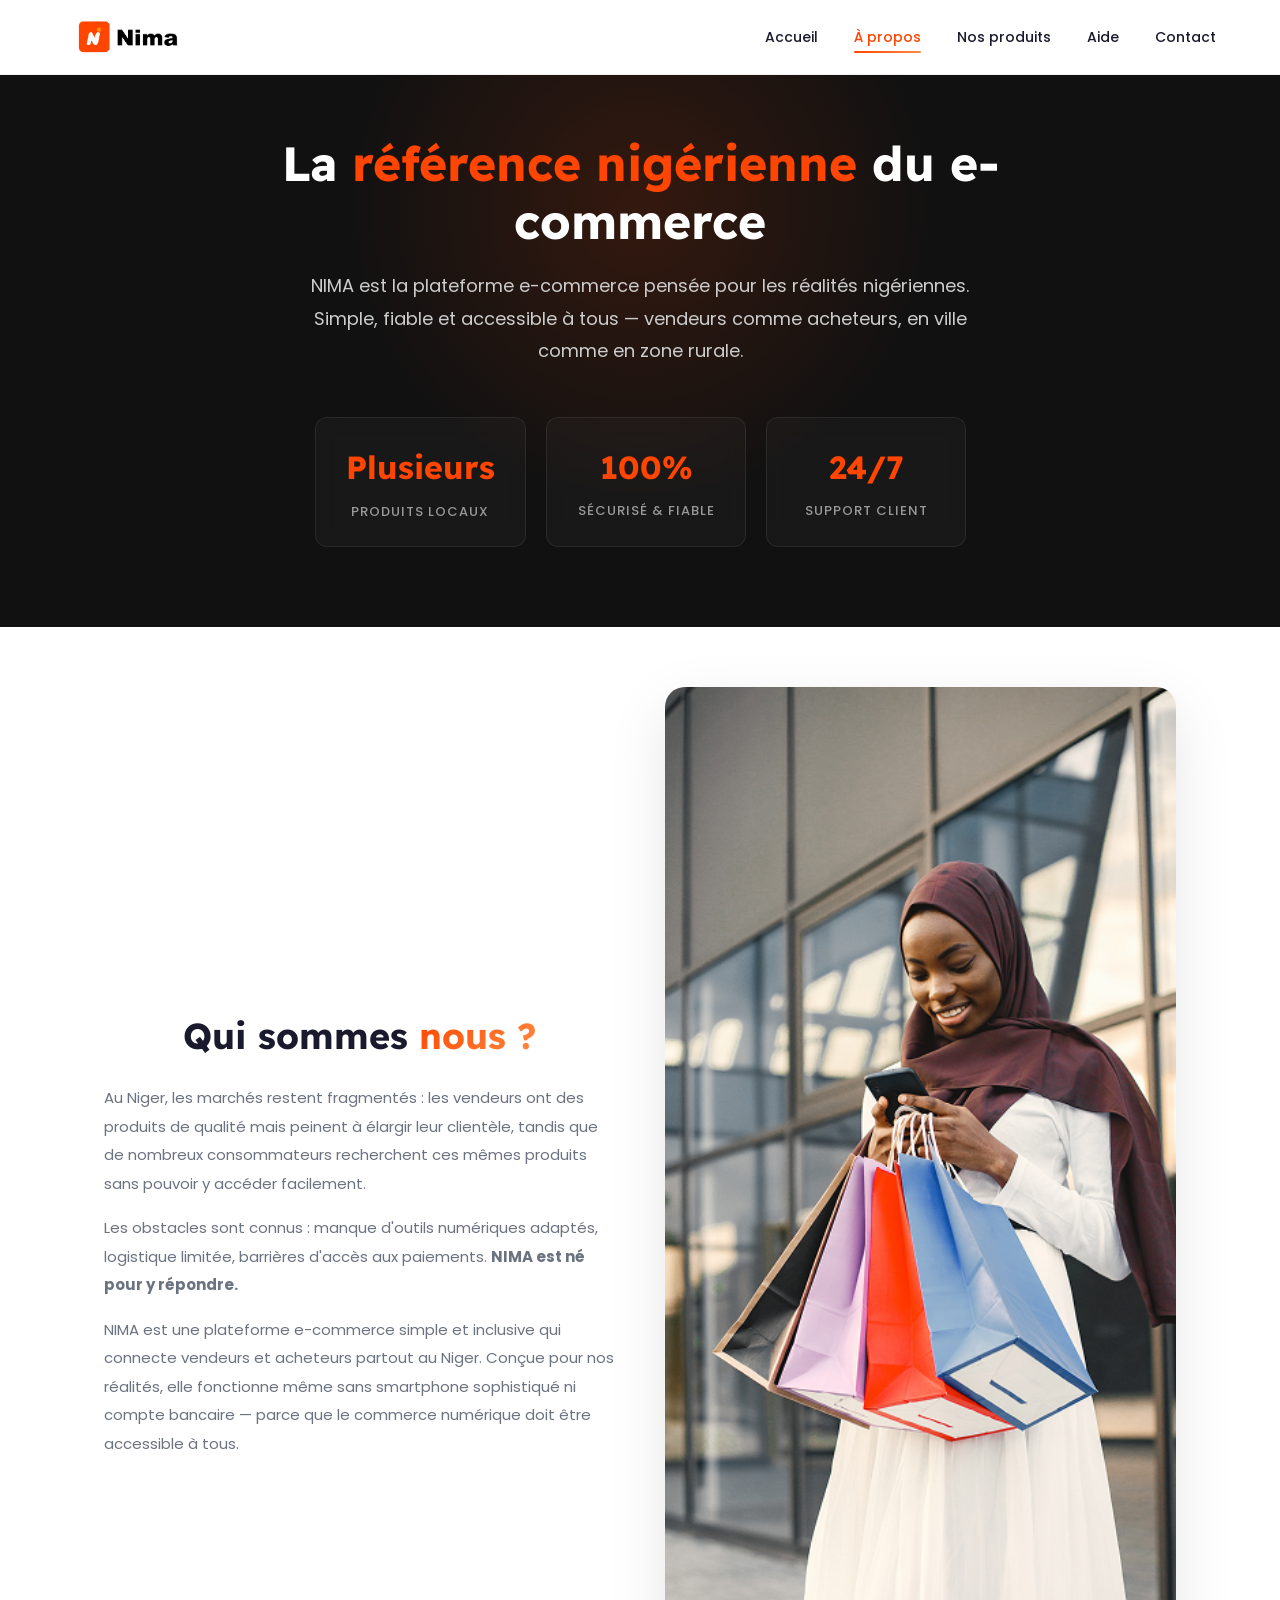
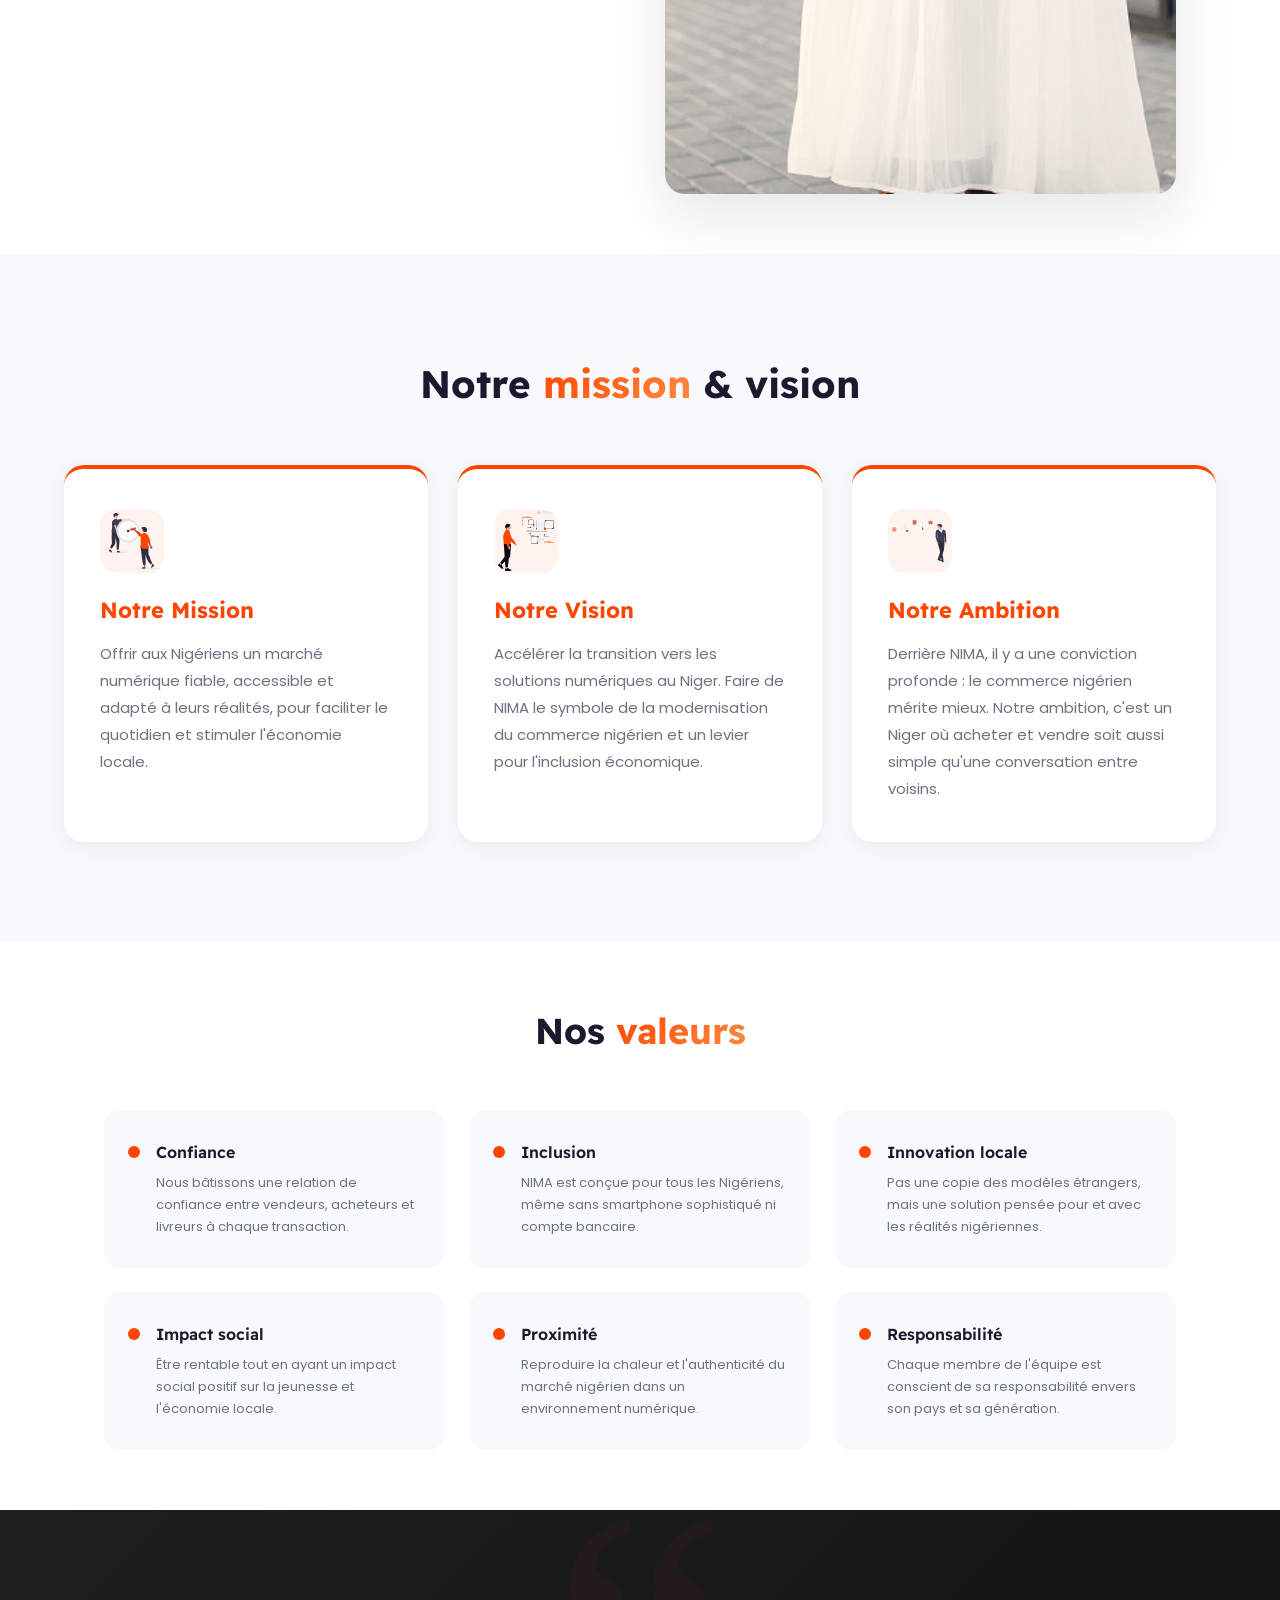
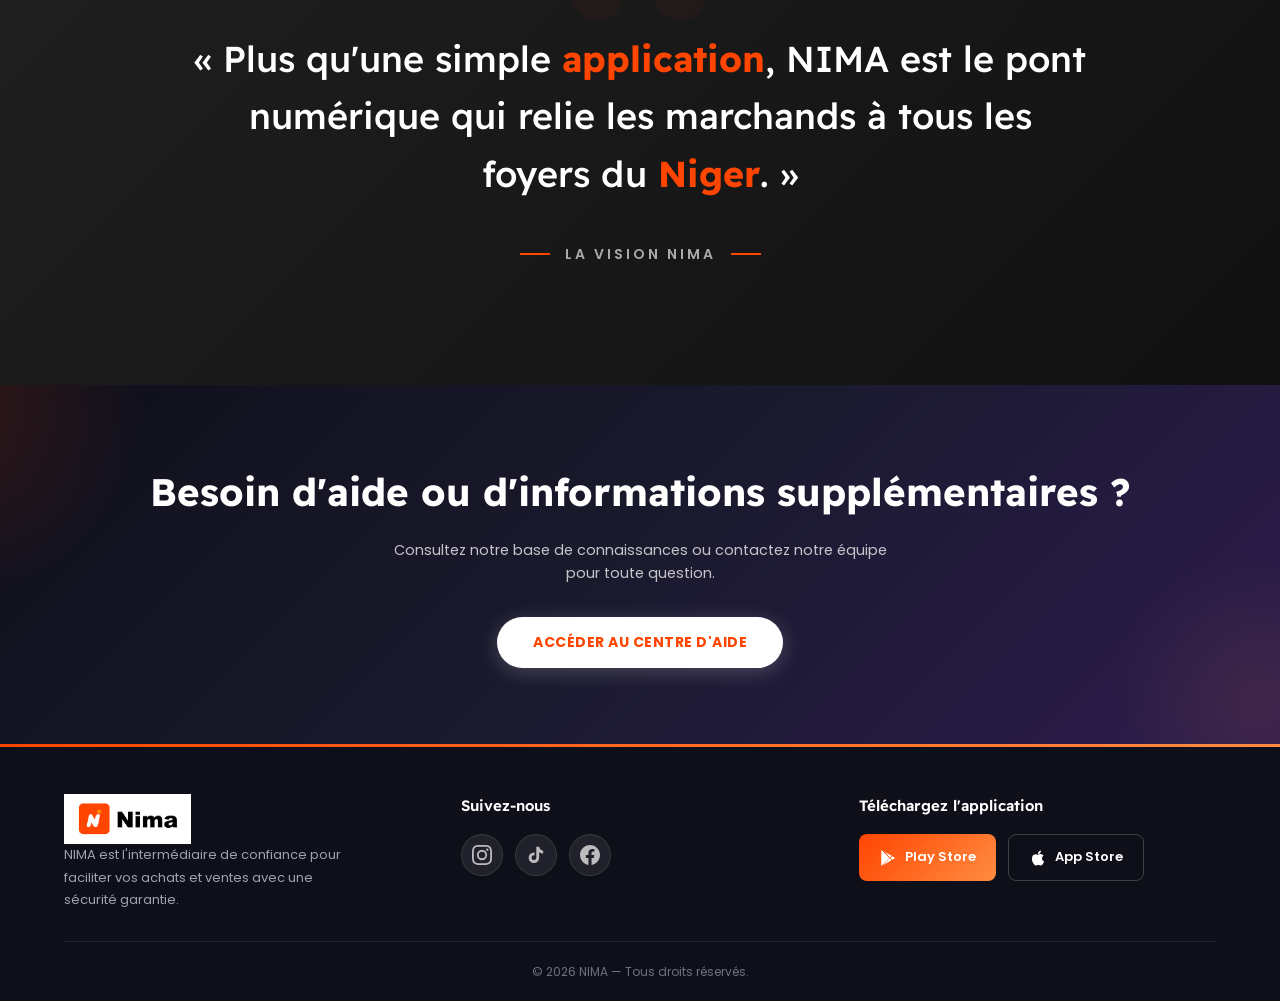
<file: apropos.html>
<!DOCTYPE html>
<html lang="fr">

<head>
    <meta charset="UTF-8">
    <meta name="viewport" content="width=device-width, initial-scale=1.0">
    <title>NIMA — À propos | Notre vision pour le Niger</title>
    <meta name="description"
        content="Découvrez la vision, la mission et les valeurs de NIMA. La plateforme e-commerce pensée pour les réalités nigériennes, accessible à tous.">
    <meta property="og:title" content="NIMA — À propos de nous">
    <meta property="og:description"
        content="NIMA est la référence nigérienne du e-commerce. Simple, fiable et accessible à tous.">
    <link rel="preconnect" href="https://fonts.googleapis.com">
    <link rel="preconnect" href="https://fonts.gstatic.com" crossorigin>
    <link
        href="https://fonts.googleapis.com/css2?family=Readex+Pro:wght@300;400;600;700&family=Poppins:wght@300;400;500;600;700&display=swap"
        rel="stylesheet">
    <link href="nima.css" rel="stylesheet">
    <link href="apropos.css" rel="stylesheet">
    <link href="apropos-responsive.css" rel="stylesheet">
    <link rel="icon" type="image/png" href="nima_logo_png_orange.png">

</head>

<body>

    <!-- OVERLAY MOBILE -->
    <div class="nav-overlay" id="navOverlay"></div>

    <!-- HEADER -->
    <header id="mainHeader">
        <a href="index.html" class="logo-link">
            <img src="nima_logoFinal.png" alt="Nima" style="height: 50px; width: auto;">
        </a>
        <button class="hamburger" id="hamburger" aria-label="Menu">
            <span></span>
            <span></span>
            <span></span>
        </button>
        <nav id="mainNav">
            <ul>
                <li><a href="index.html">Accueil</a></li>
                <li><a href="apropos.html" class="active">À propos</a></li>
                <li><a href="produits.html">Nos produits</a></li>
                <li><a href="aide.html">Aide</a></li>
                <li><a href="aide.html#contact">Contact</a></li>
            </ul>
        </nav>
    </header>

    <!-- HERO -->
    <section class="apropos-hero">
        <div class="apropos-hero-content">
            <h1>La <span>référence nigérienne</span> du e-commerce</h1>
            <p>NIMA est la plateforme e-commerce pensée pour les réalités nigériennes. Simple, fiable et accessible à
                tous — vendeurs comme acheteurs, en ville comme en zone rurale.</p>
            <div class="apropos-stats">
                <div class="stat">
                    <span class="stat-number">Plusieurs</span>
                    <span class="stat-label">Produits Locaux</span>
                </div>
                <div class="stat">
                    <span class="stat-number">100%</span>
                    <span class="stat-label">Sécurisé & Fiable</span>
                </div>
                <div class="stat">
                    <span class="stat-number">24/7</span>
                    <span class="stat-label">Support Client</span>
                </div>
            </div>
        </div>
    </section>

    <!-- HISTOIRE -->
    <section style="padding: 0; background: var(--bg-secondary);">
        <div class="histoire reveal">
            <div class="histoire-text reveal-left">
                <h2>Qui sommes <span>nous ?</span></h2>
                <p>Au Niger, les marchés restent fragmentés : les vendeurs ont des produits de qualité mais peinent à
                    élargir leur clientèle, tandis que de nombreux consommateurs recherchent ces mêmes produits sans
                    pouvoir
                    y accéder facilement.</p>
                <p>Les obstacles sont connus : manque d'outils numériques adaptés, logistique limitée, barrières d'accès
                    aux
                    paiements. <strong>NIMA est né pour y répondre.</strong></p>
                <p>NIMA est une plateforme e-commerce simple et inclusive qui connecte vendeurs et acheteurs partout au
                    Niger. Conçue pour nos réalités, elle fonctionne même sans smartphone sophistiqué ni compte bancaire
                    —
                    parce que le commerce numérique doit être accessible à tous.</p>
            </div>
            <div class="histoire-image reveal-right">
                <img src="backgrondfemme.png" alt="NIMA" loading="lazy">
            </div>
        </div>
    </section>

    <!-- MISSION & VISION -->
    <section style="background: var(--bg-primary); padding: var(--section-padding);">
        <h2 class="reveal" style="margin-bottom: 50px;">Notre <span>mission</span> & vision</h2>
        <div class="mission-vision" style="padding: 0;">
            <div class="mv-card reveal">
                <div class="mv-icon">
                    <img src="MISSION.svg" width="56" height="56" alt="Mission" loading="lazy">
                </div>
                <h3>Notre Mission</h3>
                <p>Offrir aux Nigériens un marché numérique fiable, accessible et adapté à leurs réalités, pour
                    faciliter le
                    quotidien et stimuler l'économie locale.</p>
            </div>
            <div class="mv-card reveal">
                <div class="mv-icon">
                    <img src="vision.svg" width="56" height="56" alt="Vision" loading="lazy">
                </div>
                <h3>Notre Vision</h3>
                <p>Accélérer la transition vers les solutions numériques au Niger. Faire de NIMA le symbole de la
                    modernisation du commerce nigérien et un levier pour l'inclusion économique.</p>
            </div>
            <div class="mv-card reveal">
                <div class="mv-icon">
                    <img src="ambition.svg" width="56" height="56" alt="Ambition" loading="lazy">
                </div>
                <h3>Notre Ambition</h3>
                <p>Derrière NIMA, il y a une conviction profonde : le commerce nigérien mérite mieux.
                    Notre ambition, c'est un Niger où acheter et vendre soit aussi simple qu'une conversation entre
                    voisins.</p>
            </div>
        </div>
    </section>

    <!-- VALEURS -->
    <section class="valeurs">
        <h2 class="reveal">Nos <span>valeurs</span></h2>
        <div class="valeurs-grid">
            <div class="valeur-item reveal">
                <div class="valeur-dot"></div>
                <div>
                    <h4>Confiance</h4>
                    <p>Nous bâtissons une relation de confiance entre vendeurs, acheteurs et livreurs à chaque
                        transaction.</p>
                </div>
            </div>
            <div class="valeur-item reveal">
                <div class="valeur-dot"></div>
                <div>
                    <h4>Inclusion</h4>
                    <p>NIMA est conçue pour tous les Nigériens, même sans smartphone sophistiqué ni compte bancaire.</p>
                </div>
            </div>
            <div class="valeur-item reveal">
                <div class="valeur-dot"></div>
                <div>
                    <h4>Innovation locale</h4>
                    <p>Pas une copie des modèles étrangers, mais une solution pensée pour et avec les réalités
                        nigériennes.</p>
                </div>
            </div>
            <div class="valeur-item reveal">
                <div class="valeur-dot"></div>
                <div>
                    <h4>Impact social</h4>
                    <p>Être rentable tout en ayant un impact social positif sur la jeunesse et l'économie locale.</p>
                </div>
            </div>
            <div class="valeur-item reveal">
                <div class="valeur-dot"></div>
                <div>
                    <h4>Proximité</h4>
                    <p>Reproduire la chaleur et l'authenticité du marché nigérien dans un environnement numérique.</p>
                </div>
            </div>
            <div class="valeur-item reveal">
                <div class="valeur-dot"></div>
                <div>
                    <h4>Responsabilité</h4>
                    <p>Chaque membre de l'équipe est conscient de sa responsabilité envers son pays et sa génération.
                    </p>
                </div>
            </div>
        </div>
    </section>

    <!-- QUOTE -->
    <section class="quote-section">
        <blockquote>
            « Plus qu'une simple <span>application</span>, NIMA est le pont numérique qui relie les marchands à tous les
            foyers du <span>Niger</span>. »
        </blockquote>
        <cite>La vision NIMA</cite>
    </section>

    <!-- CTA AIDE -->
    <section class="cta-section">
        <h2>Besoin d'aide ou d'informations supplémentaires ?</h2>
        <p>Consultez notre base de connaissances ou contactez notre équipe pour toute question.</p>
        <a href="aide.html" class="btn-white">Accéder au centre d'aide</a>
    </section>

    <!-- FOOTER -->
    <footer class="footer-pro">
        <div class="footer-content">
            <div class="footer-sec brandinfo">
                <img src="nima_logoFinal.png" alt="Nima" style="height: 50px; width: auto;">
                <p>NIMA est l'intermédiaire de confiance pour faciliter vos achats et ventes avec une sécurité garantie.
                </p>
            </div>
            <div class="footer-sec socials">
                <h3>Suivez-nous</h3>
                <div class="social-icons">
                    <a href="https://www.instagram.com/nima_niger?igsh=OHUzamtlNzE2ZnRz&utm_source=qr" target="_blank"
                        title="Instagram NIMA" aria-label="Instagram">
                        <svg viewBox="0 0 24 24" xmlns="http://www.w3.org/2000/svg">
                            <path
                                d="M12 2.163c3.204 0 3.584.012 4.85.07 3.252.148 4.771 1.691 4.919 4.919.058 1.265.069 1.645.069 4.849 0 3.205-.012 3.584-.069 4.849-.149 3.225-1.664 4.771-4.919 4.919-1.266.058-1.644.07-4.85.07-3.204 0-3.584-.012-4.849-.07-3.26-.149-4.771-1.699-4.919-4.92-.058-1.265-.07-1.644-.07-4.849 0-3.204.013-3.583.07-4.849.149-3.227 1.664-4.771 4.919-4.919 1.266-.057 1.645-.069 4.849-.069zM12 0C8.741 0 8.333.014 7.053.072 2.695.272.273 2.69.073 7.052.014 8.333 0 8.741 0 12c0 3.259.014 3.668.072 4.948.2 4.358 2.618 6.78 6.98 6.98C8.333 23.986 8.741 24 12 24c3.259 0 3.668-.014 4.948-.072 4.354-.2 6.782-2.618 6.979-6.98.059-1.28.073-1.689.073-4.948 0-3.259-.014-3.667-.072-4.947-.196-4.354-2.617-6.78-6.979-6.98C15.668.014 15.259 0 12 0zm0 5.838a6.162 6.162 0 100 12.324 6.162 6.162 0 000-12.324zM12 16a4 4 0 110-8 4 4 0 010 8zm6.406-11.845a1.44 1.44 0 100 2.881 1.44 1.44 0 000-2.881z" />
                        </svg>
                    </a>
                    <a href="https://www.tiktok.com/@nima8325?_r=1&_t=ZM-92QzlF3MJWW" target="_blank"
                        title="TikTok NIMA" aria-label="TikTok">
                        <svg viewBox="0 0 24 24" xmlns="http://www.w3.org/2000/svg">
                            <path
                                d="M19.59 6.69a4.83 4.83 0 01-3.77-4.25V2h-3.45v13.67a2.89 2.89 0 01-2.88 2.5 2.89 2.89 0 01-2.89-2.89 2.89 2.89 0 012.89-2.89c.28 0 .54.04.79.1V9.01a6.27 6.27 0 00-.79-.05 6.34 6.34 0 00-6.34 6.34 6.34 6.34 0 006.34 6.34 6.34 6.34 0 006.33-6.34V8.75a8.18 8.18 0 004.77 1.52V6.84a4.85 4.85 0 01-1-.15z" />
                        </svg>
                    </a>
                    <a href="https://www.facebook.com/share/1DTiAnZHnp/?mibextid=wwXIfr" target="_blank"
                        title="Facebook NIMA" aria-label="Facebook">
                        <svg viewBox="0 0 24 24" xmlns="http://www.w3.org/2000/svg">
                            <path
                                d="M24 12.073c0-6.627-5.373-12-12-12s-12 5.373-12 12c0 5.99 4.388 10.954 10.125 11.854v-8.385H7.078v-3.47h3.047V9.43c0-3.007 1.792-4.669 4.533-4.669 1.312 0 2.686.235 2.686.235v2.953H15.83c-1.491 0-1.956.925-1.956 1.874v2.25h3.328l-.532 3.47h-2.796v8.385C19.612 23.027 24 18.062 24 12.073z" />
                        </svg>
                    </a>
                </div>
            </div>
            <div class="footer-sec apps" id="store-links">
                <h3>Téléchargez l'application</h3>
                <div class="store-buttons">
                    <a href="https://play.google.com/store/apps/details?id=com.mycompany.nimaclient" target="_blank"
                        class="store-btn-google"><svg viewBox="0 0 24 24" xmlns="http://www.w3.org/2000/svg">
                            <path
                                d="M3.609 1.814L13.792 12 3.61 22.186a.996.996 0 01-.61-.92V2.734a1 1 0 01.609-.92zm10.89 10.893l2.302 2.302-10.937 6.333L13.5 12.707zM5.864 2.658L16.8 8.99l-2.302 2.302L6.864 2.658zM20.16 10.95c.549.394.84.91.84 1.05 0 .14-.291.656-.84 1.05l-2.43 1.41-2.534-2.46 2.534-2.46 2.43 1.41z" />
                        </svg> Play Store</a>
                    <a href="https://apps.apple.com/us/app/nima-achat-en-ligne-au-niger/id6759831417" target="_blank"
                        class="store-btn-apple"><svg viewBox="0 0 24 24" xmlns="http://www.w3.org/2000/svg">
                            <path
                                d="M18.71 19.5c-.83 1.24-1.71 2.45-3.05 2.47-1.34.03-1.77-.79-3.29-.79-1.53 0-2 .77-3.27.82-1.31.05-2.3-1.32-3.14-2.53C4.25 17 2.94 12.45 4.7 9.39c.87-1.52 2.43-2.48 4.12-2.51 1.28-.02 2.5.87 3.29.87.78 0 2.26-1.07 3.8-.91.65.03 2.47.26 3.64 1.98-.09.06-2.17 1.28-2.15 3.81.03 3.02 2.65 4.03 2.68 4.04-.03.07-.42 1.44-1.38 2.83M13 3.5c.73-.83 1.94-1.46 2.94-1.5.13 1.17-.34 2.35-1.04 3.19-.69.85-1.83 1.51-2.95 1.42-.15-1.15.41-2.35 1.05-3.11z" />
                        </svg> App Store</a>
                </div>
            </div>
        </div>
        <div class="footer-bottom">
            <p>© 2026 NIMA — Tous droits réservés.</p>
        </div>
    </footer>

    <!-- JAVASCRIPT -->
    <script>
        // === Hamburger Menu ===
        const hamburger = document.getElementById('hamburger');
        const mainNav = document.getElementById('mainNav');
        const overlay = document.getElementById('navOverlay');

        hamburger.addEventListener('click', () => {
            hamburger.classList.toggle('active');
            mainNav.classList.toggle('open');
            overlay.classList.toggle('active');
            document.body.style.overflow = mainNav.classList.contains('open') ? 'hidden' : '';
        });

        overlay.addEventListener('click', () => {
            hamburger.classList.remove('active');
            mainNav.classList.remove('open');
            overlay.classList.remove('active');
            document.body.style.overflow = '';
        });

        document.querySelectorAll('nav a').forEach(link => {
            link.addEventListener('click', () => {
                hamburger.classList.remove('active');
                mainNav.classList.remove('open');
                overlay.classList.remove('active');
                document.body.style.overflow = '';
            });
        });

        // === Header scroll ===
        window.addEventListener('scroll', () => {
            document.getElementById('mainHeader').classList.toggle('scrolled', window.scrollY > 50);
        });

        // === Scroll Reveal ===
        const revealElements = document.querySelectorAll('.reveal, .reveal-left, .reveal-right');
        const revealObserver = new IntersectionObserver((entries) => {
            entries.forEach(entry => {
                if (entry.isIntersecting) {
                    entry.target.classList.add('revealed');
                    revealObserver.unobserve(entry.target);
                }
            });
        }, { threshold: 0.15 });
        revealElements.forEach(el => revealObserver.observe(el));
    </script>

</body>

</html>
</file>
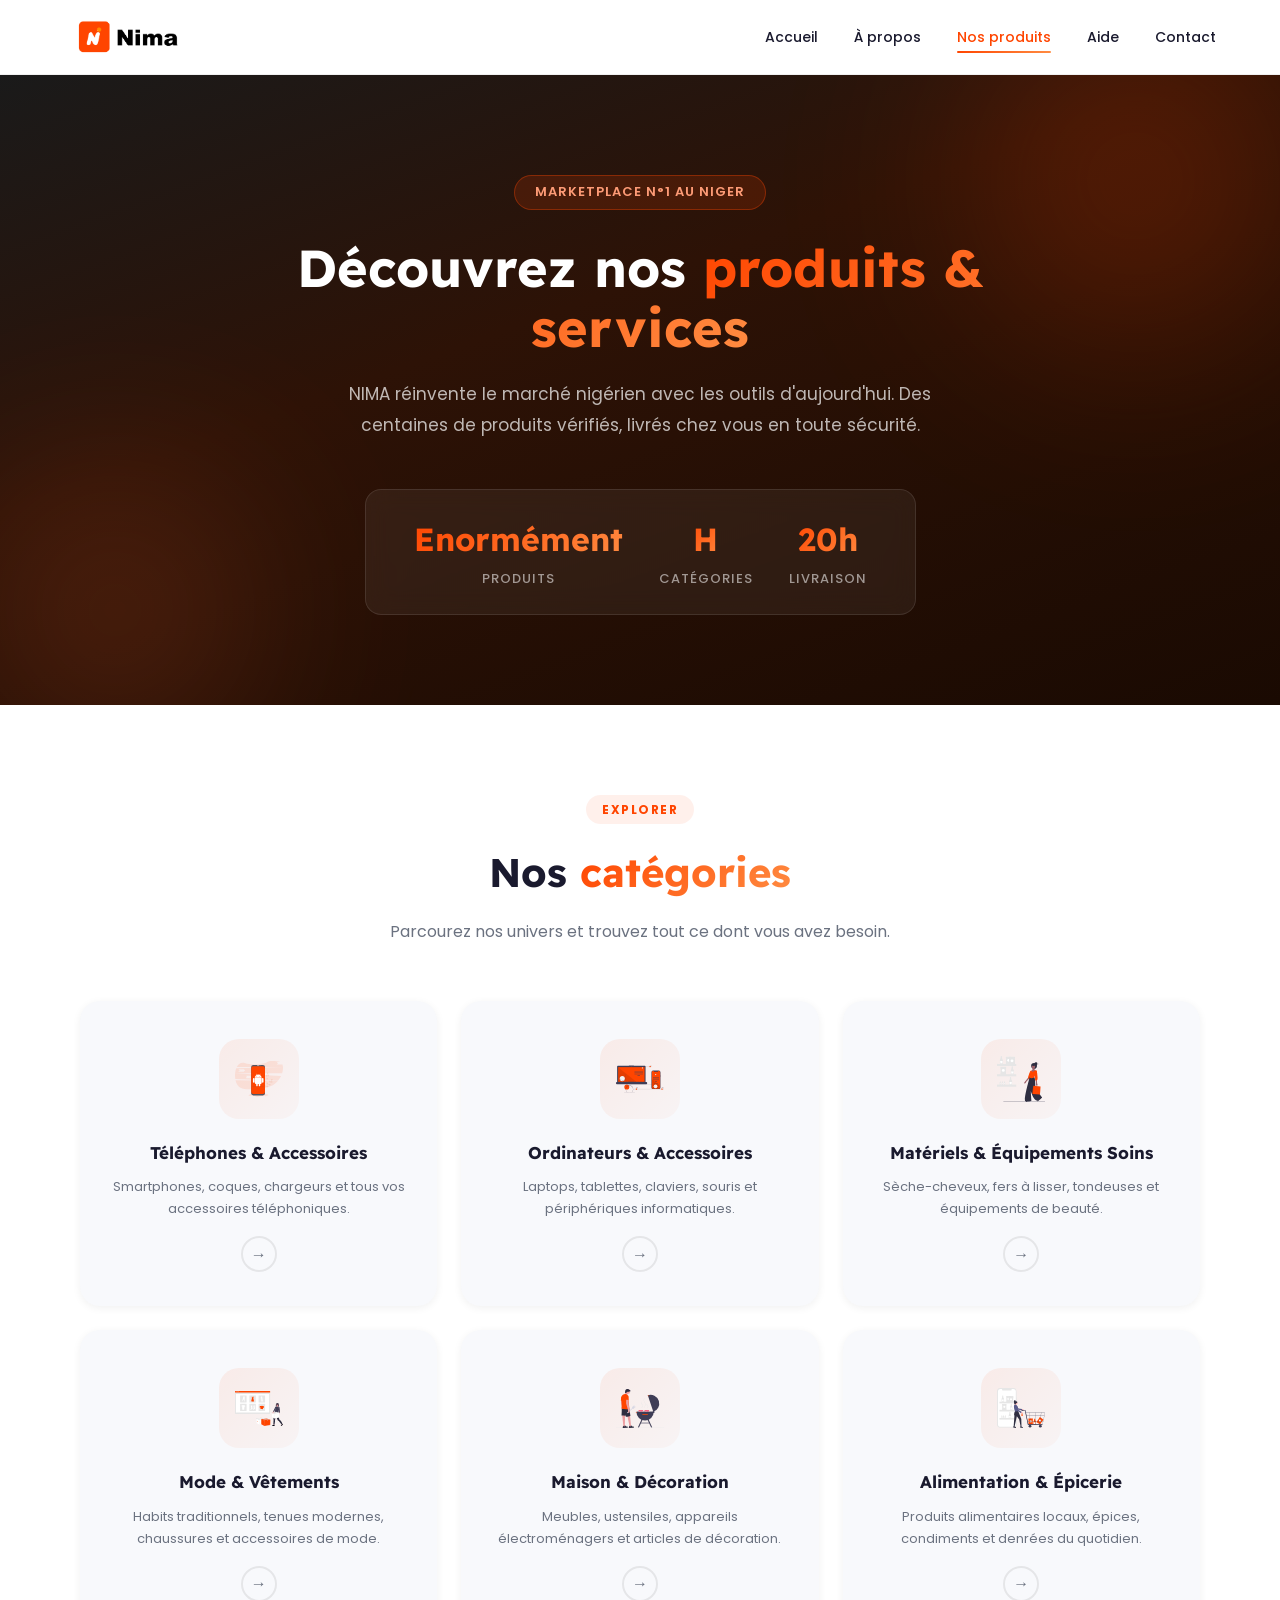
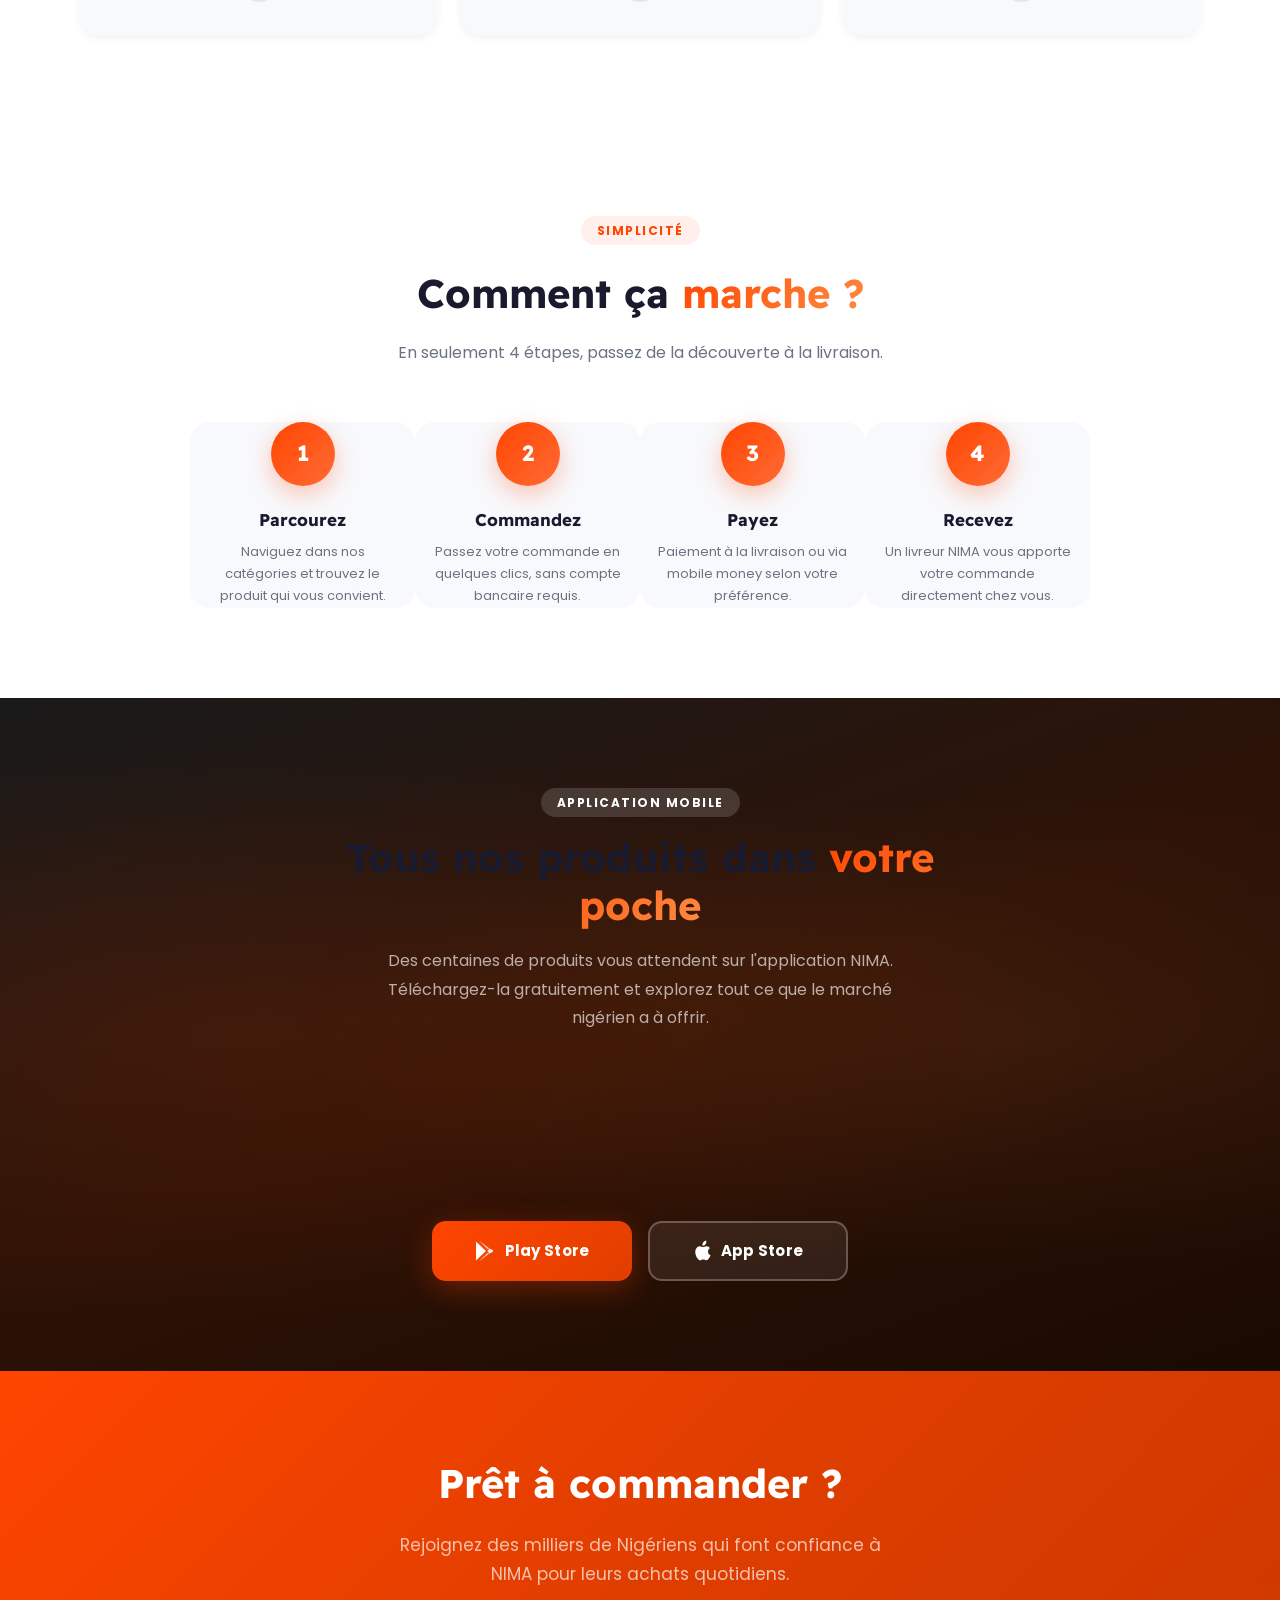
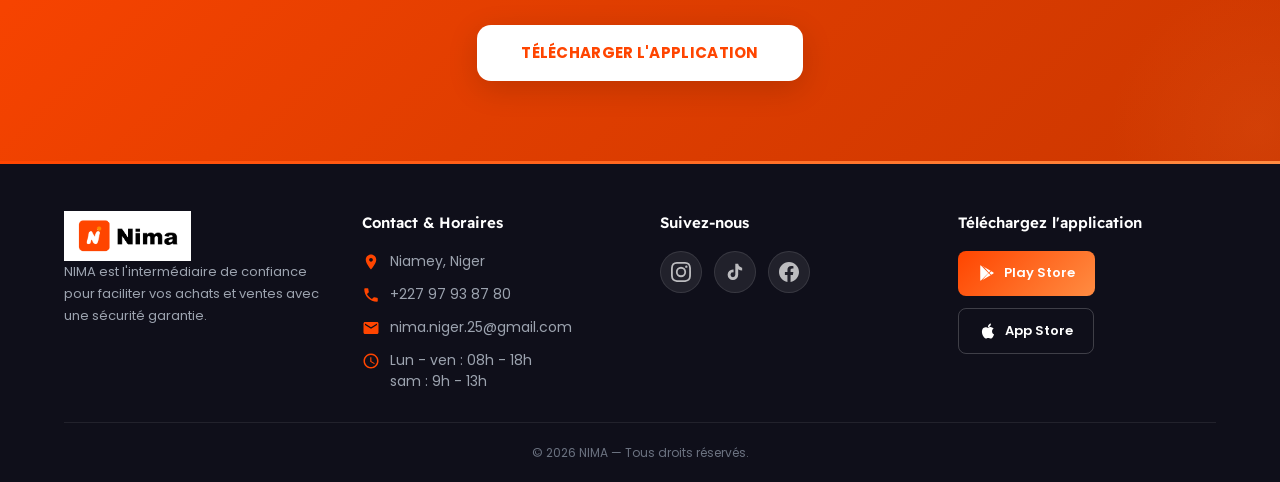
<file: produits.html>
<!DOCTYPE html>
<html lang="fr">

<head>
    <meta charset="UTF-8">
    <meta name="viewport" content="width=device-width, initial-scale=1.0">
    <title>NIMA — Nos Produits & Services au Niger</title>
    <meta name="description"
        content="Explorez les catégories de produits NIMA : téléphones, ordinateurs, mode, maison, beauté et alimentation. Livré partout au Niger en 24h.">
    <meta property="og:title" content="NIMA — Nos Produits & Services">
    <meta property="og:description"
        content="Des centaines de produits vérifiés, livrés chez vous en toute sécurité partout au Niger.">
    <link rel="preconnect" href="https://fonts.googleapis.com">
    <link rel="preconnect" href="https://fonts.gstatic.com" crossorigin>
    <link
        href="https://fonts.googleapis.com/css2?family=Readex+Pro:wght@300;400;600;700&family=Poppins:wght@300;400;500;600;700&display=swap"
        rel="stylesheet">
    <link href="nima.css" rel="stylesheet">
    <link href="produits.css" rel="stylesheet">
    <link href="produits-responsive.css" rel="stylesheet">
    <link rel="icon" type="image/png" href="nima_logo_png_orange.png">

</head>

<body>

    <!-- OVERLAY MOBILE -->
    <div class="nav-overlay" id="navOverlay"></div>

    <!-- HEADER -->
    <header id="mainHeader">
        <a href="index.html" class="logo-link">
            <img src="nima_logoFinal.png" alt="Nima" style="height: 50px; width: auto;">
        </a>
        <button class="hamburger" id="hamburger" aria-label="Menu">
            <span></span>
            <span></span>
            <span></span>
        </button>
        <nav id="mainNav">
            <ul>
                <li><a href="index.html">Accueil</a></li>
                <li><a href="apropos.html">À propos</a></li>
                <li><a href="produits.html" class="active">Nos produits</a></li>
                <li><a href="aide.html">Aide</a></li>
                <li><a href="aide.html#contact">Contact</a></li>            </ul>
        </nav>
    </header>

    <!-- HERO PRODUITS -->
    <section class="produits-hero" id="produits-hero">
        <div class="hero-glow hero-glow--1"></div>
        <div class="hero-glow hero-glow--2"></div>
        <div class="hero-content">
            <span class="hero-label"> Marketplace N°1 au Niger</span>
            <h1>Découvrez nos <span>produits & services</span></h1>
            <p>NIMA réinvente le marché nigérien avec les outils d'aujourd'hui. Des centaines de produits vérifiés,
                livrés chez vous en toute sécurité.</p>
            <div class="hero-stats">
    <div class="hero-stat">
        <strong data-words="Beaucoup,Des centaines,Enormément,Plein,Plusieurs">0</strong>
        <span>Produits</span>
    </div>
    <div class="hero-stat">
        <strong data-letters="true">0</strong>
        <span>Catégories</span>
    </div>
     <div class="hero-stat">
        <strong data-target="24" data-suffix="h">0</strong>
        <span>Livraison</span>
     </div>
    </div>
        </div>
    </section>

    <!-- CATEGORIES -->
    <section class="categories reveal" id="categories">
        <div class="section-header">
            <span class="section-tag">Explorer</span>
            <h2>Nos <span>catégories</span></h2>
            <p class="section-desc">Parcourez nos univers et trouvez tout ce dont vous avez besoin.</p>
        </div>
        <div class="categories-grid">
            <div class="categorie-card reveal">
                <div class="categorie-icon-wrap">
                    <img src="icone_phone.svg" width="48" height="48" alt="Téléphones" loading="lazy">
                </div>
                <h3>Téléphones & Accessoires</h3>
                <p>Smartphones, coques, chargeurs et tous vos accessoires téléphoniques.</p>
                <span class="card-arrow">→</span>
            </div>
            <div class="categorie-card reveal">
                <div class="categorie-icon-wrap">
                    <img src="icone_computer.svg" width="48" height="48" alt="Ordinateurs" loading="lazy">
                </div>
                <h3>Ordinateurs & Accessoires</h3>
                <p>Laptops, tablettes, claviers, souris et périphériques informatiques.</p>
                <span class="card-arrow">→</span>
            </div>
            <div class="categorie-card reveal">
                <div class="categorie-icon-wrap">
                    <img src="icone_beauté.svg" width="48" height="48" alt="Beauté" loading="lazy">
                </div>
                <h3>Matériels & Équipements Soins</h3>
                <p>Sèche-cheveux, fers à lisser, tondeuses et équipements de beauté.</p>
                <span class="card-arrow">→</span>
            </div>
            <div class="categorie-card reveal">
                <div class="categorie-icon-wrap">
                    <img src="icone_vêtement.svg" width="48" height="48" alt="Mode" loading="lazy">
                </div>
                <h3>Mode & Vêtements</h3>
                <p>Habits traditionnels, tenues modernes, chaussures et accessoires de mode.</p>
                <span class="card-arrow">→</span>
            </div>
            <div class="categorie-card reveal">
                <div class="categorie-icon-wrap">
                    <img src="icone_maison.svg" width="48" height="48" alt="Maison" loading="lazy">
                </div>
                <h3>Maison & Décoration</h3>
                <p>Meubles, ustensiles, appareils électroménagers et articles de décoration.</p>
                <span class="card-arrow">→</span>
            </div>
            <div class="categorie-card reveal">
                <div class="categorie-icon-wrap">
                    <img src="icone_alimentation.svg" width="48" height="48" alt="Alimentation" loading="lazy">
                </div>
                <h3>Alimentation & Épicerie</h3>
                <p>Produits alimentaires locaux, épices, condiments et denrées du quotidien.</p>
                <span class="card-arrow">→</span>
            </div>
        </div>
    </section>

    <!-- COMMENT ÇA MARCHE -->
    <section class="comment" style="background: var(--bg-secondary);" id="comment-ca-marche">
        <div class="section-header reveal">
            <span class="section-tag">Simplicité</span>
            <h2>Comment ça <span>marche ?</span></h2>
            <p class="section-desc">En seulement 4 étapes, passez de la découverte à la livraison.</p>
        </div>
        <div class="etapes">
            <div class="etape reveal">
                <div class="etape-number">1</div>
                <h3>Parcourez</h3>
                <p>Naviguez dans nos catégories et trouvez le produit qui vous convient.</p>
            </div>
            <div class="etape reveal">
                <div class="etape-number">2</div>
                <h3>Commandez</h3>
                <p>Passez votre commande en quelques clics, sans compte bancaire requis.</p>
            </div>
            <div class="etape reveal">
                <div class="etape-number">3</div>
                <h3>Payez</h3>
                <p>Paiement à la livraison ou via mobile money selon votre préférence.</p>
            </div>
            <div class="etape reveal">
                <div class="etape-number">4</div>
                <h3>Recevez</h3>
                <p>Un livreur NIMA vous apporte votre commande directement chez vous.</p>
            </div>
        </div>
    </section>

    <!-- TELECHARGEMENT -->
    <section class="download-section" id="download-app">
        <div class="download-content">
            <div class="download-text reveal">
                <span class="section-tag section-tag--light"> Application mobile</span>
                <h2>Tous nos produits dans <span>votre poche</span></h2>
                <p>Des centaines de produits vous attendent sur l'application NIMA. Téléchargez-la gratuitement et
                    explorez tout ce que le marché nigérien a à offrir.</p>
                <div class="download-features">
                    <div class="download-feature"><span class="dl-check">✓</span><span>Catalogue complet</span></div>
                    <div class="download-feature"><span class="dl-check">✓</span><span>Promotions</span></div>
                    <div class="download-feature"><span class="dl-check">✓</span><span>Suivi en temps réel</span></div>
                </div>
                <div class="download-buttons">
                    <a href="https://play.google.com/store/apps/details?id=com.mycompany.nimaclient" target="_blank"
                        class="btn-store btn-store--google" id="btn-playstore-download">
                        <svg width="20" height="22" viewBox="0 0 20 22" fill="none">
                            <path d="M1 1.6v18.8L11 11 1 1.6z" fill="#fff" />
                            <path d="M14.5 8.5L3.8.5 12.3 9l2.2-.5z" fill="#fff" opacity=".7" />
                            <path d="M14.5 13.5L3.8 21.5 12.3 13l2.2.5z" fill="#fff" opacity=".7" />
                            <path d="M17.6 10l-3.1-1.5L12.3 11l2.2 2.5 3.1-1.5c.6-.3.6-1.7 0-2z" fill="#fff"
                                opacity=".9" />
                        </svg>
                        Play Store
                    </a>
                    <a href="https://apps.apple.com/us/app/nima-achat-en-ligne-au-niger/id6759831417" target="_blank"
                        class="btn-store btn-store--apple" id="btn-appstore-download">
                        <svg width="18" height="22" viewBox="0 0 18 22" fill="none">
                            <path
                                d="M14.94 11.64a4.22 4.22 0 0 1 2.01-3.54 4.33 4.33 0 0 0-3.41-1.84c-1.43-.15-2.83.85-3.56.85-.74 0-1.87-.84-3.08-.81a4.54 4.54 0 0 0-3.83 2.33c-1.64 2.84-.42 7.04 1.17 9.34.78 1.13 1.72 2.4 2.95 2.35 1.18-.05 1.63-.77 3.06-.77 1.42 0 1.83.77 3.08.74 1.28-.02 2.09-1.15 2.86-2.28a10.13 10.13 0 0 0 1.3-2.67 4.08 4.08 0 0 1-2.54-3.7zM12.27 4.54A4.15 4.15 0 0 0 13.22.5a4.23 4.23 0 0 0-2.73 1.41A3.95 3.95 0 0 0 9.5 5.77a3.5 3.5 0 0 0 2.77-1.23z"
                                fill="currentColor" />
                        </svg>
                        App Store
                    </a>
                </div>
            </div>
        </div>
    </section>

    <!-- CTA FINAL -->
    <section class="cta-section" id="cta-final">
        <div class="cta-inner">
            <h2>Prêt à commander ?</h2>
            <p>Rejoignez des milliers de Nigériens qui font confiance à NIMA pour leurs achats quotidiens.</p>
            <a href="#store-links" class="btn-white" id="btn-cta-telecharger">
                Télécharger l'application
            </a>
        </div>
    </section>

    <!-- FOOTER -->
    <footer class="footer-pro">
        <div class="footer-content">
            <div class="footer-sec brandinfo">
                <img src="nima_logoFinal.png" alt="Nima" style="height: 50px; width: auto;">
                <p>NIMA est l'intermédiaire de confiance pour faciliter vos achats et ventes avec une sécurité garantie.
                </p>
            </div>
            <div class="footer-sec contact-info">
                <h3>Contact & Horaires</h3>
                <ul class="contact-list">
                    <li>
                        <svg viewBox="0 0 24 24" xmlns="http://www.w3.org/2000/svg">
                            <path
                                d="M12 2C8.13 2 5 5.13 5 9c0 5.25 7 13 7 13s7-7.75 7-13c0-3.87-3.13-7-7-7zm0 9.5c-1.38 0-2.5-1.12-2.5-2.5s1.12-2.5 2.5-2.5 2.5 1.12 2.5 2.5-1.12 2.5-2.5 2.5z" />
                        </svg>
                        Niamey, Niger
                    </li>
                    <li>
                        <svg viewBox="0 0 24 24" xmlns="http://www.w3.org/2000/svg">
                            <path
                                d="M6.62 10.79c1.44 2.83 3.76 5.14 6.59 6.59l2.2-2.2c.27-.27.67-.36 1.02-.24 1.12.37 2.33.57 3.57.57.55 0 1 .45 1 1V20c0 .55-.45 1-1 1-9.39 0-17-7.61-17-17 0-.55.45-1 1-1h3.5c.55 0 1 .45 1 1 0 1.25.2 2.45.57 3.57.11.35.03.74-.25 1.02l-2.2 2.2z" />
                        </svg>
                        +227 97 93 87 80
                    </li>
                    <li>
                        <svg viewBox="0 0 24 24" xmlns="http://www.w3.org/2000/svg">
                            <path
                                d="M20 4H4c-1.1 0-1.99.9-1.99 2L2 18c0 1.1.9 2 2 2h16c1.1 0 2-.9 2-2V6c0-1.1-.9-2-2-2zm0 4l-8 5-8-5V6l8 5 8-5v2z" />
                        </svg>
                        nima.niger.25@gmail.com
                    </li>
                    <li>
                        <svg viewBox="0 0 24 24" xmlns="http://www.w3.org/2000/svg">
                            <path
                                d="M11.99 2C6.47 2 2 6.48 2 12s4.47 10 9.99 10C17.52 22 22 17.52 22 12S17.52 2 11.99 2zM12 20c-4.42 0-8-3.58-8-8s3.58-8 8-8 8 3.58 8 8-3.58 8-8 8zm.5-13H11v6l5.25 3.15.75-1.23-4.5-2.67V7z" />
                        </svg>
                        Lun - ven : 08h - 18h<br>
                        sam : 9h - 13h
                    </li>
                </ul>
            </div>
            <div class="footer-sec socials">
                <h3>Suivez-nous</h3>
                <div class="social-icons">
                    <a href="https://www.instagram.com/nima_niger?igsh=OHUzamtlNzE2ZnRz&utm_source=qr" target="_blank"
                        title="Instagram NIMA" aria-label="Instagram">
                        <svg viewBox="0 0 24 24" xmlns="http://www.w3.org/2000/svg">
                            <path
                                d="M12 2.163c3.204 0 3.584.012 4.85.07 3.252.148 4.771 1.691 4.919 4.919.058 1.265.069 1.645.069 4.849 0 3.205-.012 3.584-.069 4.849-.149 3.225-1.664 4.771-4.919 4.919-1.266.058-1.644.07-4.85.07-3.204 0-3.584-.012-4.849-.07-3.26-.149-4.771-1.699-4.919-4.92-.058-1.265-.07-1.644-.07-4.849 0-3.204.013-3.583.07-4.849.149-3.227 1.664-4.771 4.919-4.919 1.266-.057 1.645-.069 4.849-.069zM12 0C8.741 0 8.333.014 7.053.072 2.695.272.273 2.69.073 7.052.014 8.333 0 8.741 0 12c0 3.259.014 3.668.072 4.948.2 4.358 2.618 6.78 6.98 6.98C8.333 23.986 8.741 24 12 24c3.259 0 3.668-.014 4.948-.072 4.354-.2 6.782-2.618 6.979-6.98.059-1.28.073-1.689.073-4.948 0-3.259-.014-3.667-.072-4.947-.196-4.354-2.617-6.78-6.979-6.98C15.668.014 15.259 0 12 0zm0 5.838a6.162 6.162 0 100 12.324 6.162 6.162 0 000-12.324zM12 16a4 4 0 110-8 4 4 0 010 8zm6.406-11.845a1.44 1.44 0 100 2.881 1.44 1.44 0 000-2.881z" />
                        </svg>
                    </a>
                    <a href="https://www.tiktok.com/@nima8325?_r=1&_t=ZM-92QzlF3MJWW" target="_blank"
                        title="TikTok NIMA" aria-label="TikTok">
                        <svg viewBox="0 0 24 24" xmlns="http://www.w3.org/2000/svg">
                            <path
                                d="M19.59 6.69a4.83 4.83 0 01-3.77-4.25V2h-3.45v13.67a2.89 2.89 0 01-2.88 2.5 2.89 2.89 0 01-2.89-2.89 2.89 2.89 0 012.89-2.89c.28 0 .54.04.79.1V9.01a6.27 6.27 0 00-.79-.05 6.34 6.34 0 00-6.34 6.34 6.34 6.34 0 006.34 6.34 6.34 6.34 0 006.33-6.34V8.75a8.18 8.18 0 004.77 1.52V6.84a4.85 4.85 0 01-1-.15z" />
                        </svg>
                    </a>
                    <a href="https://www.facebook.com/share/1DTiAnZHnp/?mibextid=wwXIfr" target="_blank"
                        title="Facebook NIMA" aria-label="Facebook">
                        <svg viewBox="0 0 24 24" xmlns="http://www.w3.org/2000/svg">
                            <path
                                d="M24 12.073c0-6.627-5.373-12-12-12s-12 5.373-12 12c0 5.99 4.388 10.954 10.125 11.854v-8.385H7.078v-3.47h3.047V9.43c0-3.007 1.792-4.669 4.533-4.669 1.312 0 2.686.235 2.686.235v2.953H15.83c-1.491 0-1.956.925-1.956 1.874v2.25h3.328l-.532 3.47h-2.796v8.385C19.612 23.027 24 18.062 24 12.073z" />
                        </svg>
                    </a>
                </div>
            </div>
            <div class="footer-sec apps" id="store-links">
                <h3>Téléchargez l'application</h3>
                <div class="store-buttons">
                    <a href="https://play.google.com/store/apps/details?id=com.mycompany.nimaclient" target="_blank"
                        class="store-btn-google"><svg viewBox="0 0 24 24" xmlns="http://www.w3.org/2000/svg">
                            <path
                                d="M3.609 1.814L13.792 12 3.61 22.186a.996.996 0 01-.61-.92V2.734a1 1 0 01.609-.92zm10.89 10.893l2.302 2.302-10.937 6.333L13.5 12.707zM5.864 2.658L16.8 8.99l-2.302 2.302L6.864 2.658zM20.16 10.95c.549.394.84.91.84 1.05 0 .14-.291.656-.84 1.05l-2.43 1.41-2.534-2.46 2.534-2.46 2.43 1.41z" />
                        </svg> Play Store</a>
                    <a href="https://apps.apple.com/us/app/nima-achat-en-ligne-au-niger/id6759831417" target="_blank"
                        class="store-btn-apple"><svg viewBox="0 0 24 24" xmlns="http://www.w3.org/2000/svg">
                            <path
                                d="M18.71 19.5c-.83 1.24-1.71 2.45-3.05 2.47-1.34.03-1.77-.79-3.29-.79-1.53 0-2 .77-3.27.82-1.31.05-2.3-1.32-3.14-2.53C4.25 17 2.94 12.45 4.7 9.39c.87-1.52 2.43-2.48 4.12-2.51 1.28-.02 2.5.87 3.29.87.78 0 2.26-1.07 3.8-.91.65.03 2.47.26 3.64 1.98-.09.06-2.17 1.28-2.15 3.81.03 3.02 2.65 4.03 2.68 4.04-.03.07-.42 1.44-1.38 2.83M13 3.5c.73-.83 1.94-1.46 2.94-1.5.13 1.17-.34 2.35-1.04 3.19-.69.85-1.83 1.51-2.95 1.42-.15-1.15.41-2.35 1.05-3.11z" />
                        </svg> App Store</a>
                </div>
            </div>
        </div>
        <div class="footer-bottom">
            <p>© 2026 NIMA — Tous droits réservés.</p>
        </div>
    </footer>

    <!-- JAVASCRIPT -->
    <script>
        // === Hamburger Menu ===
        const hamburger = document.getElementById('hamburger');
        const mainNav = document.getElementById('mainNav');
        const overlay = document.getElementById('navOverlay');

        hamburger.addEventListener('click', () => {
            hamburger.classList.toggle('active');
            mainNav.classList.toggle('open');
            overlay.classList.toggle('active');
            document.body.style.overflow = mainNav.classList.contains('open') ? 'hidden' : '';
        });

        overlay.addEventListener('click', () => {
            hamburger.classList.remove('active');
            mainNav.classList.remove('open');
            overlay.classList.remove('active');
            document.body.style.overflow = '';
        });

        document.querySelectorAll('nav a').forEach(link => {
            link.addEventListener('click', () => {
                hamburger.classList.remove('active');
                mainNav.classList.remove('open');
                overlay.classList.remove('active');
                document.body.style.overflow = '';
            });
        });

        // === Header scroll ===
        window.addEventListener('scroll', () => {
            document.getElementById('mainHeader').classList.toggle('scrolled', window.scrollY > 50);
        });

        // === Scroll Reveal ===
        const revealElements = document.querySelectorAll('.reveal, .reveal-left, .reveal-right');
        const revealObserver = new IntersectionObserver((entries) => {
            entries.forEach(entry => {
                if (entry.isIntersecting) {
                    entry.target.classList.add('revealed');
                    revealObserver.unobserve(entry.target);
                }
            });
        }, { threshold: 0.15 });
        revealElements.forEach(el => revealObserver.observe(el));

        // === Counter animation for hero stats ===
        function animateCounters() {
    const stats = document.querySelectorAll('.hero-stat strong');
    stats.forEach(stat => {

        // Défilement de mots → "Plusieurs"
        if (stat.dataset.words) {
            const words = stat.dataset.words.split(',');
            let i = 0;
            const timer = setInterval(() => {
                if (i < words.length - 1) {
                    stat.textContent = words[i];
                    i++;
                } else {
                    stat.textContent = words[words.length - 1];
                    clearInterval(timer);
                }
            }, 300);

        // Défilement de lettres → "N"
        } else if (stat.dataset.letters) {
            const letters = 'ABCDEFGHIJKLMNOPQRSTUVWXYZ';
            const duration = 2000;
            const startTime = performance.now();
            function updateText(currentTime) {
                const elapsed = currentTime - startTime;
                const progress = Math.min(elapsed / duration, 1);
                if (progress < 1) {
                    stat.textContent = letters[Math.floor(Math.random() * letters.length)];
                    requestAnimationFrame(updateText);
                } else {
                    stat.textContent = 'N';
                }
            }
            requestAnimationFrame(updateText);

        // Défilement de chiffres → "24h"
        } else if (stat.dataset.target) {
            const target = +stat.dataset.target;
            const suffix = stat.dataset.suffix || '';
            const duration = 2000;
            const startTime = performance.now();
            function update(currentTime) {
                const elapsed = currentTime - startTime;
                const progress = Math.min(elapsed / duration, 1);
                const eased = 1 - Math.pow(1 - progress, 3);
                stat.textContent = Math.floor(target * eased) + suffix;
                if (progress < 1) requestAnimationFrame(update);
                else stat.textContent = target + suffix;
            }
            requestAnimationFrame(update);
        }
    });
}

        window.addEventListener('load', () => setTimeout(animateCounters, 600));
    </script>

</body>

</html>
</file>
<file: nima.css>
/* =============================================
   NIMA — Design System v2
   ============================================= */


:root {
    /* — Colors — */
    --primary: #FF4500;
    --primary-light: #ff6a33;
    --primary-dark: #cc3700;
    --secondary: #a02d02;
    --tertiary: #fd9b76;
    --accent: #FF8C42;
    --text-primary: #1a1a2e;
    --text-secondary: #6b7280;
    --text-muted: #9ca3af;
    --bg-primary: #f8f9fc;
    --bg-secondary: #ffffff;
    --bg-dark: #0f0f1a;
    --bg-card: #ffffff;
    --border-light: #e5e7eb;

    /* — Gradients — */
    --gradient-primary: linear-gradient(135deg, #FF4500 0%, #FF8C42 100%);
    --gradient-hero: linear-gradient(135deg, #0f0f1a 0%, #1a1a2e 50%, #2d1b4e 100%);
    --gradient-cta: linear-gradient(135deg, #FF4500 0%, #cc3700 100%);
    --gradient-card: linear-gradient(145deg, rgba(255, 255, 255, 0.9), rgba(255, 255, 255, 0.6));
    --gradient-glass: linear-gradient(135deg, rgba(255, 255, 255, 0.1), rgba(255, 255, 255, 0.05));

    /* — Shadows — */
    --shadow-sm: 0 2px 8px rgba(0, 0, 0, 0.06);
    --shadow-md: 0 4px 20px rgba(0, 0, 0, 0.08);
    --shadow-lg: 0 12px 40px rgba(0, 0, 0, 0.12);
    --shadow-xl: 0 20px 60px rgba(0, 0, 0, 0.15);
    --shadow-primary: 0 8px 30px rgba(255, 69, 0, 0.25);
    --shadow-glow: 0 0 40px rgba(255, 69, 0, 0.15);

    /* — Typography — */
    --font-heading: "Readex Pro", sans-serif;
    --font-body: "Poppins", sans-serif;
    --fs-hero: clamp(2.5rem, 5vw, 4rem);
    --fs-h1: clamp(2rem, 4vw, 3rem);
    --fs-h2: clamp(1.75rem, 3vw, 2.5rem);
    --fs-h3: clamp(1.1rem, 1.5vw, 1.35rem);
    --fs-body: clamp(0.9rem, 1vw, 1rem);
    --fs-small: clamp(0.8rem, 0.9vw, 0.875rem);

    /* — Spacing — */
    --section-padding: clamp(60px, 8vw, 100px) clamp(20px, 5vw, 80px);
    --container-max: 1200px;

    /* — Transitions — */
    --ease-smooth: cubic-bezier(0.4, 0, 0.2, 1);
    --ease-bounce: cubic-bezier(0.34, 1.56, 0.64, 1);

    /* — Radius — */
    --radius-sm: 8px;
    --radius-md: 12px;
    --radius-lg: 20px;
    --radius-xl: 28px;
    --radius-full: 50px;
}

/* ===== RESET & BASE ===== */
*,
*::before,
*::after {
    margin: 0;
    padding: 0;
    box-sizing: border-box;
}

html {
    scroll-behavior: smooth;
}

body {
    font-family: var(--font-body);
    color: var(--text-primary);
    background: var(--bg-secondary);
    line-height: 1.6;
    overflow-x: hidden;
    -webkit-font-smoothing: antialiased;
    -moz-osx-font-smoothing: grayscale;
}

img {
    max-width: 100%;
    height: auto;
    display: block;
}

a {
    text-decoration: none;
    color: inherit;
    transition: color 0.3s var(--ease-smooth);
}

/* ===== ANIMATIONS KEYFRAMES ===== */
@keyframes fadeInUp {
    from {
        opacity: 0;
        transform: translateY(40px);
    }

    to {
        opacity: 1;
        transform: translateY(0);
    }
}

@keyframes fadeInDown {
    from {
        opacity: 0;
        transform: translateY(-20px);
    }

    to {
        opacity: 1;
        transform: translateY(0);
    }
}

@keyframes fadeInLeft {
    from {
        opacity: 0;
        transform: translateX(-40px);
    }

    to {
        opacity: 1;
        transform: translateX(0);
    }
}

@keyframes fadeInRight {
    from {
        opacity: 0;
        transform: translateX(40px);
    }

    to {
        opacity: 1;
        transform: translateX(0);
    }
}

@keyframes float {

    0%,
    100% {
        transform: translateY(0px);
    }

    50% {
        transform: translateY(-12px);
    }
}

@keyframes pulse {

    0%,
    100% {
        transform: scale(1);
    }

    50% {
        transform: scale(1.05);
    }
}

@keyframes shimmer {
    0% {
        background-position: -200% 0;
    }

    100% {
        background-position: 200% 0;
    }
}

@keyframes rotateGlow {
    0% {
        transform: rotate(0deg);
    }

    100% {
        transform: rotate(360deg);
    }
}

@keyframes slideInScale {
    from {
        opacity: 0;
        transform: scale(0.9) translateY(20px);
    }

    to {
        opacity: 1;
        transform: scale(1) translateY(0);
    }
}

@keyframes gradientShift {
    0% {
        background-position: 0% 50%;
    }

    50% {
        background-position: 100% 50%;
    }

    100% {
        background-position: 0% 50%;
    }
}

/* ===== SCROLL REVEAL UTILITY ===== */
.reveal {
    opacity: 0;
    transform: translateY(40px);
    transition: opacity 0.8s var(--ease-smooth), transform 0.8s var(--ease-smooth);
}

.reveal.revealed {
    opacity: 1;
    transform: translateY(0);
}

.reveal-left {
    opacity: 0;
    transform: translateX(-40px);
    transition: opacity 0.8s var(--ease-smooth), transform 0.8s var(--ease-smooth);
}

.reveal-left.revealed {
    opacity: 1;
    transform: translateX(0);
}

.reveal-right {
    opacity: 0;
    transform: translateX(40px);
    transition: opacity 0.8s var(--ease-smooth), transform 0.8s var(--ease-smooth);
}

.reveal-right.revealed {
    opacity: 1;
    transform: translateX(0);
}

/* ===== HEADER / NAVBAR ===== */
header {
    display: flex;
    align-items: center;
    justify-content: space-between;
    padding: 12px clamp(20px, 5vw, 80px);
    background: rgba(255, 255, 255, 0.85);
    backdrop-filter: blur(20px);
    -webkit-backdrop-filter: blur(20px);
    border-bottom: 1px solid rgba(0, 0, 0, 0.06);
    position: sticky;
    top: 0;
    z-index: 1000;
    transition: all 0.3s var(--ease-smooth);
}

header.scrolled {
    padding: 8px clamp(20px, 5vw, 80px);
    box-shadow: var(--shadow-sm);
}

header img.logo {
    height: 48px;
    object-fit: contain;
    transition: transform 0.3s var(--ease-smooth);
}

header img.logo:hover {
    transform: scale(1.05);
}

nav ul {
    list-style: none;
    display: flex;
    gap: 36px;
    align-items: center;
}

nav ul a {
    text-decoration: none;
    color: var(--text-primary);
    font-weight: 500;
    font-size: 14px;
    position: relative;
    padding: 6px 0;
    transition: color 0.3s var(--ease-smooth);
}

nav ul a::after {
    content: '';
    position: absolute;
    bottom: 0;
    left: 0;
    width: 0;
    height: 2px;
    background: var(--gradient-primary);
    border-radius: 2px;
    transition: width 0.3s var(--ease-smooth);
}

nav ul a:hover::after,
nav ul a.active::after {
    width: 100%;
}

nav ul a:hover,
nav ul a.active {
    color: var(--primary);
}

/* Hamburger */
.hamburger {
    display: none;
    flex-direction: column;
    gap: 5px;
    cursor: pointer;
    padding: 5px;
    z-index: 1001;
    background: none;
    border: none;
}

.hamburger span {
    display: block;
    width: 26px;
    height: 2.5px;
    background: var(--text-primary);
    border-radius: 3px;
    transition: all 0.35s var(--ease-smooth);
    transform-origin: center;
}

.hamburger.active span:nth-child(1) {
    transform: rotate(45deg) translate(5px, 5px);
}

.hamburger.active span:nth-child(2) {
    opacity: 0;
    transform: scaleX(0);
}

.hamburger.active span:nth-child(3) {
    transform: rotate(-45deg) translate(5px, -5px);
}

/* ===== HERO ===== */
.hero {
    display: flex;
    align-items: center;
    justify-content: space-between;
    padding: clamp(60px, 8vw, 100px) clamp(20px, 5vw, 80px);
    background: var(--bg-secondary);
    gap: 60px;
    min-height: 85vh;
    position: relative;
    overflow: visible;
}

.hero::before {
    content: '';
    position: absolute;
    top: -50%;
    right: -20%;
    width: 600px;
    height: 600px;
    background: radial-gradient(circle, rgba(255, 69, 0, 0.06) 0%, transparent 70%);
    border-radius: 50%;
    pointer-events: none;
}

.hero-text {
    flex: 1;
    max-width: 600px;
    animation: fadeInLeft 1s var(--ease-smooth);
}

.hero-badge {
    display: inline-flex;
    align-items: center;
    gap: 8px;
    background: linear-gradient(135deg, rgba(255, 69, 0, 0.1), rgba(255, 140, 66, 0.15));
    color: var(--primary);
    font-family: var(--font-heading);
    font-size: 16px;
    font-weight: 600;
    padding: 10px 24px;
    border-radius: var(--radius-full);
    margin-bottom: 24px;
    letter-spacing: 0.5px;
    border: 1px solid rgba(255, 69, 0, 0.2);
    box-shadow: 0 4px 15px rgba(255, 69, 0, 0.08);
}

.hero-badge::before,
.hero-badge::after {
    display: none;
}

.hero-badge em {
    font-style: normal;
    font-weight: 700;
}

.hero-text h1 {
    font-family: var(--font-heading);
    font-size: var(--fs-hero);
    font-weight: 700;
    line-height: 1.12;
    margin-bottom: 24px;
    color: var(--text-primary);
}

.hero-text h1 em {
    color: var(--primary);
    font-style: normal;
    background: var(--gradient-primary);
    -webkit-background-clip: text;
    -webkit-text-fill-color: transparent;
    background-clip: text;
}

.hero-subtitle {
    font-size: var(--fs-body);
    line-height: 1.8;
    color: var(--text-secondary);
    margin-bottom: 32px;
    max-width: 520px;
}

.hero-features {
    display: flex;
    flex-wrap: wrap;
    gap: 16px;
    margin-bottom: 40px;
}

.feature-item {
    font-size: 14px;
    color: var(--text-primary);
    display: flex;
    align-items: center;
    gap: 10px;
    font-weight: 500;
    padding: 8px 16px;
    background: var(--bg-primary);
    border-radius: var(--radius-full);
    transition: all 0.3s var(--ease-smooth);
}

.feature-item:hover {
    background: rgba(255, 69, 0, 0.08);
    transform: translateY(-2px);
}

.feature-item .check {
    display: flex;
    align-items: center;
    justify-content: center;
    background: var(--gradient-primary);
    color: white;
    width: 22px;
    height: 22px;
    border-radius: 50%;
    font-size: 11px;
    font-weight: bold;
}

.hero-image {
    flex: 1;
    display: flex;
    justify-content: center;
    align-items: center;
    animation: fadeInRight 1s var(--ease-smooth) 0.2s both;
}

.hero-image img {
    max-width: 480px;
    width: 100%;
    object-fit: cover;
    object-position: center top;
    border-radius: var(--radius-xl);
    box-shadow: var(--shadow-xl);
    transition: transform 0.5s var(--ease-smooth);
}

.hero-image img:hover {
    transform: scale(1.02);
}

/* ===== BUTTONS ===== */
.btn {
    display: inline-flex;
    align-items: center;
    justify-content: center;
    padding: 14px 32px;
    border-radius: var(--radius-md);
    text-decoration: none;
    font-weight: 600;
    font-size: 14px;
    letter-spacing: 0.5px;
    text-transform: uppercase;
    transition: all 0.3s var(--ease-smooth);
    border: 2px solid transparent;
    cursor: pointer;
    position: relative;
    overflow: hidden;
}

.btn::before {
    content: '';
    position: absolute;
    top: 50%;
    left: 50%;
    width: 0;
    height: 0;
    background: rgba(255, 255, 255, 0.2);
    border-radius: 50%;
    transform: translate(-50%, -50%);
    transition: width 0.6s var(--ease-smooth), height 0.6s var(--ease-smooth);
}

.btn:active::before {
    width: 300px;
    height: 300px;
}

.btn-primary {
    background: var(--gradient-primary);
    color: white;
    box-shadow: var(--shadow-primary);
}

.btn-primary:hover {
    transform: translateY(-3px);
    box-shadow: 0 12px 35px rgba(255, 69, 0, 0.35);
}

.btn-secondary {
    background: transparent;
    color: var(--text-primary);
    border-color: var(--border-light);
}

.btn-secondary:hover {
    background: var(--bg-primary);
    border-color: var(--text-primary);
    transform: translateY(-3px);
}

.hero-buttons {
    display: flex;
    gap: 16px;
    flex-wrap: wrap;
}

/* ===== SECTION COMMON ===== */
section h2 {
    font-family: var(--font-heading);
    font-size: var(--fs-h2);
    font-weight: 700;
    color: var(--text-primary);
    text-align: center;
    margin-bottom: 16px;
}

section h2 span {
    color: var(--primary);
    background: var(--gradient-primary);
    -webkit-background-clip: text;
    -webkit-text-fill-color: transparent;
    background-clip: text;
}

/* ===== COMMENT ÇA MARCHE ===== */
.comment {
    padding: var(--section-padding);
    background: var(--bg-secondary);
}

.comment h2 {
    margin-bottom: 60px;
}

.etapes {
    display: grid;
    grid-template-columns: repeat(4, 1fr);
    gap: 30px;
    max-width: var(--container-max);
    margin: 0 auto;
}

.etape {
    text-align: center;
    padding: 36px 24px;
    border-radius: var(--radius-lg);
    background: var(--bg-primary);
    transition: all 0.4s var(--ease-smooth);
    position: relative;
}

.etape:hover {
    transform: translateY(-8px);
    box-shadow: var(--shadow-lg);
    background: white;
}

.etape-number {
    width: 56px;
    height: 56px;
    border-radius: 50%;
    background: var(--gradient-primary);
    color: white;
    display: flex;
    align-items: center;
    justify-content: center;
    font-family: var(--font-heading);
    font-size: 22px;
    font-weight: 700;
    margin: 0 auto 20px;
    box-shadow: 0 4px 15px rgba(255, 69, 0, 0.3);
    transition: transform 0.3s var(--ease-bounce);
}

.etape:hover .etape-number {
    transform: scale(1.1);
}

.etape h3 {
    font-family: var(--font-heading);
    font-size: var(--fs-h3);
    font-weight: 600;
    margin-bottom: 12px;
    color: var(--text-primary);
}

.etape p {
    font-size: var(--fs-small);
    color: var(--text-secondary);
    line-height: 1.7;
}

/* ===== CATEGORIES ===== */
.categories {
    padding: var(--section-padding);
    background: var(--bg-primary);
}

.categories h2 {
    margin-bottom: 50px;
}

.categories-grid {
    display: grid;
    grid-template-columns: repeat(auto-fit, minmax(300px, 1fr));
    gap: 24px;
    max-width: var(--container-max);
    margin: 0 auto;
}

.categorie-card {
    background: var(--bg-card);
    border-radius: var(--radius-lg);
    padding: 36px 28px;
    text-align: center;
    box-shadow: var(--shadow-sm);
    transition: all 0.4s var(--ease-smooth);
    cursor: pointer;
    position: relative;
    overflow: hidden;
    border: 1px solid transparent;
}

.categorie-card::before {
    content: '';
    position: absolute;
    top: 0;
    left: 0;
    right: 0;
    height: 3px;
    background: var(--gradient-primary);
    transform: scaleX(0);
    transition: transform 0.4s var(--ease-smooth);
}

.categorie-card:hover::before {
    transform: scaleX(1);
}

.categorie-card:hover {
    transform: translateY(-8px);
    box-shadow: var(--shadow-lg);
    border-color: rgba(255, 69, 0, 0.1);
}

.categorie-icon {
    margin-bottom: 16px;
}

.categorie-card h3 {
    font-family: var(--font-heading);
    font-size: var(--fs-h3);
    font-weight: 600;
    margin-bottom: 10px;
    color: var(--text-primary);
}

.categorie-card p {
    font-size: var(--fs-small);
    color: var(--text-secondary);
    line-height: 1.7;
}

/* ===== DOWNLOAD / TELECHARGER ===== */
.produits-vedette {
    padding: var(--section-padding);
    background: var(--bg-secondary);
    text-align: center;
}

.produits-vedette h2 {
    margin-bottom: 16px;
}

/* ===== CTA SECTION ===== */
.cta-section {
    padding: clamp(50px, 6vw, 80px) clamp(20px, 5vw, 80px);
    background: var(--gradient-hero);
    text-align: center;
    position: relative;
    overflow: hidden;
}

.cta-section::before {
    content: '';
    position: absolute;
    top: -50%;
    left: -20%;
    width: 400px;
    height: 400px;
    background: radial-gradient(circle, rgba(255, 69, 0, 0.15) 0%, transparent 70%);
    border-radius: 50%;
    animation: float 6s ease-in-out infinite;
}

.cta-section::after {
    content: '';
    position: absolute;
    bottom: -30%;
    right: -10%;
    width: 300px;
    height: 300px;
    background: radial-gradient(circle, rgba(255, 140, 66, 0.1) 0%, transparent 70%);
    border-radius: 50%;
    animation: float 8s ease-in-out infinite reverse;
}

.cta-section h2 {
    color: #ffffff;
    font-size: var(--fs-h2);
    margin-bottom: 16px;
    position: relative;
    z-index: 1;
}

.cta-section h2 span {
    -webkit-text-fill-color: #ffffff;
}

.cta-section p {
    color: rgba(255, 255, 255, 0.75);
    font-size: var(--fs-body);
    margin-bottom: 32px;
    max-width: 500px;
    margin-left: auto;
    margin-right: auto;
    position: relative;
    z-index: 1;
}

.btn-white {
    display: inline-flex;
    align-items: center;
    justify-content: center;
    padding: 14px 36px;
    background: #ffffff;
    color: var(--primary);
    font-weight: 700;
    font-size: 14px;
    border-radius: var(--radius-full);
    text-transform: uppercase;
    letter-spacing: 0.5px;
    transition: all 0.3s var(--ease-smooth);
    position: relative;
    z-index: 1;
    box-shadow: 0 4px 20px rgba(255, 255, 255, 0.2);
}

.btn-white:hover {
    transform: translateY(-3px);
    box-shadow: 0 8px 30px rgba(255, 255, 255, 0.3);
    background: var(--bg-primary);
}

/* ===== GOOGLE PLAY / APP STORE BUTTONS ===== */
.btn-googleplay,
.btn-appstore {
    display: inline-flex;
    align-items: center;
    justify-content: center;
    padding: 14px 28px;
    border-radius: var(--radius-md);
    font-weight: 600;
    font-size: 14px;
    text-decoration: none;
    transition: all 0.3s var(--ease-smooth);
    gap: 10px;
}

.btn-googleplay {
    background: var(--gradient-primary);
    color: white;
    box-shadow: var(--shadow-primary);
}

.btn-googleplay:hover {
    transform: translateY(-3px);
    box-shadow: 0 12px 35px rgba(255, 69, 0, 0.35);
}

.btn-appstore {
    background: var(--text-primary);
    color: white;
}

.btn-appstore:hover {
    transform: translateY(-3px);
    box-shadow: 0 12px 35px rgba(0, 0, 0, 0.25);
}

/* ===== FOOTER ===== */
.footer-pro {
    background: var(--bg-dark);
    color: #ffffff;
    font-family: var(--font-body);
    padding: 50px clamp(20px, 5vw, 80px) 20px;
    position: relative;
}

.footer-pro::before {
    content: '';
    position: absolute;
    top: 0;
    left: 0;
    right: 0;
    height: 3px;
    background: var(--gradient-primary);
}

.footer-content {
    display: flex;
    justify-content: space-between;
    gap: 40px;
    margin-bottom: 30px;
    flex-wrap: wrap;
    max-width: var(--container-max);
    margin-left: auto;
    margin-right: auto;
    margin-bottom: 30px;
}

.footer-sec.brandinfo {
    flex: 1;
    min-width: 250px;
}

.footer-sec.brandinfo .logo {
    height: 40px;
    margin-bottom: 16px;
}

.footer-sec.brandinfo p {
    color: #9ca3af;
    font-size: 13px;
    line-height: 1.7;
    max-width: 300px;
}

.footer-sec h3 {
    font-family: var(--font-heading);
    font-size: 15px;
    font-weight: 600;
    margin-bottom: 16px;
    color: #ffffff;
    position: relative;
}

.footer-sec.contact-info {
    flex: 1;
    min-width: 200px;
}

.contact-list {
    list-style: none;
    padding: 0;
    margin: 0;
    display: flex;
    flex-direction: column;
    gap: 12px;
}

.contact-list li {
    display: flex;
    align-items: flex-start;
    gap: 10px;
    color: #9ca3af;
    font-size: 14px;
    line-height: 1.5;
}

.contact-list li svg {
    width: 18px;
    height: 18px;
    fill: var(--primary);
    flex-shrink: 0;
    margin-top: 2px;
}

.footer-sec.socials {
    flex: 1;
    min-width: 200px;
}

.social-icons {
    display: flex;
    gap: 12px;
}

.social-icons a {
    width: 42px;
    height: 42px;
    background: rgba(255, 255, 255, 0.08);
    border: 1px solid rgba(255, 255, 255, 0.1);
    border-radius: 50%;
    display: flex;
    align-items: center;
    justify-content: center;
    transition: all 0.3s var(--ease-smooth);
}

.social-icons a:hover {
    transform: translateY(-3px);
    background: var(--primary);
    border-color: var(--primary);
    box-shadow: var(--shadow-primary);
}

.social-icons svg {
    width: 20px;
    height: 20px;
    fill: rgba(255, 255, 255, 0.7);
    transition: fill 0.3s var(--ease-smooth);
}

.social-icons a:hover svg {
    fill: #ffffff;
}

/* Backwards compat for img-based icons */
.social-icons img {
    width: 20px;
    height: 20px;
    object-fit: contain;
    filter: brightness(0) invert(1);
    transition: filter 0.3s;
}

.social-icons a:hover img {
    filter: brightness(0) invert(1);
}

.footer-sec.apps {
    flex: 1;
    min-width: 250px;
}

.store-buttons {
    display: flex;
    gap: 12px;
    flex-wrap: wrap;
}

.store-btn-google,
.store-btn-apple {
    border-radius: var(--radius-sm);
    padding: 12px 20px;
    text-decoration: none;
    color: white;
    font-weight: 600;
    font-size: 13px;
    text-align: center;
    transition: all 0.3s var(--ease-smooth);
    white-space: nowrap;
    display: inline-flex;
    align-items: center;
    gap: 8px;
}

.store-btn-google svg,
.store-btn-apple svg {
    width: 18px;
    height: 18px;
    fill: currentColor;
    flex-shrink: 0;
}

.store-btn-google {
    background: var(--gradient-primary);
}

.store-btn-apple {
    background: transparent;
    border: 1px solid rgba(255, 255, 255, 0.2);
    color: #ffffff;
}

.store-btn-google:hover,
.store-btn-apple:hover {
    transform: translateY(-2px);
}

.store-btn-google:hover {
    box-shadow: var(--shadow-primary);
}

.store-btn-apple:hover {
    border-color: rgba(255, 255, 255, 0.5);
    background: rgba(255, 255, 255, 0.05);
}

.footer-bottom {
    text-align: center;
    padding-top: 20px;
    border-top: 1px solid rgba(255, 255, 255, 0.08);
}

.footer-bottom p {
    font-size: 12px;
    color: #6b7280;
}

/* ===== RESPONSIVE ===== */

/* Tablet */
@media (max-width: 1024px) {
    .hero {
        gap: 40px;
    }

    .etapes {
        grid-template-columns: repeat(2, 1fr);
    }

    .categories-grid {
        grid-template-columns: repeat(2, 1fr);
    }
}

/* Mobile */
@media (max-width: 768px) {

    /* HAMBURGER VISIBLE */
    .hamburger {
        display: flex;
    }

    /* NAV */
    nav {
        position: fixed;
        top: 0;
        right: -100%;
        width: 280px;
        height: 100vh;
        background: rgba(255, 255, 255, 0.98);
        backdrop-filter: blur(20px);
        -webkit-backdrop-filter: blur(20px);
        padding: 90px 30px 30px;
        transition: right 0.4s var(--ease-smooth);
        box-shadow: -5px 0 30px rgba(0, 0, 0, 0.1);
        z-index: 999;
    }

    nav.open {
        right: 0;
    }

    nav ul {
        flex-direction: column;
        gap: 0;
    }

    nav ul li {
        border-bottom: 1px solid var(--border-light);
    }

    nav ul a {
        display: block;
        padding: 16px 0;
        font-size: 16px;
        font-weight: 500;
    }

    nav ul a::after {
        display: none;
    }

    /* Mobile overlay */
    .nav-overlay {
        display: none;
        position: fixed;
        top: 0;
        left: 0;
        width: 100%;
        height: 100%;
        background: rgba(0, 0, 0, 0.4);
        z-index: 998;
    }

    .nav-overlay.active {
        display: block;
    }

    /* HERO */
    .hero {
        flex-direction: column;
        align-items: center;
        padding: 40px 20px 50px;
        gap: 30px;
        text-align: center;
        min-height: auto;
    }

    .hero-text {
        max-width: 100%;
    }

    .hero-features {
        justify-content: center;
    }

    .hero-buttons {
        flex-direction: column;
        width: 100%;
        gap: 12px;
    }

    .hero-image img {
        max-width: 320px;
        margin: 0 auto;
    }

    /* SECTIONS */
    .etapes {
        grid-template-columns: 1fr;
        gap: 16px;
    }

    .categories-grid {
        grid-template-columns: 1fr;
    }

    .btn {
        width: 100%;
        text-align: center;
    }

    /* FOOTER */
    .footer-content {
        flex-direction: column;
        gap: 30px;
        text-align: center;
    }

    .footer-sec.brandinfo p {
        margin: 0 auto;
    }

    .social-icons {
        justify-content: center;
    }

    .store-buttons {
        justify-content: center;
    }
}

@media (max-width: 480px) {
    .hero-text h1 {
        font-size: 2rem;
    }

    .feature-item {
        font-size: 13px;
        padding: 6px 12px;
    }
}
</file>
<file: aide.css>
/* ===== AIDE PAGE CSS ===== */

/* ===== HEADER ===== */
header {
    display: flex;
    align-items: center;
    justify-content: space-between;
    padding: 20px 80px;
    background: var(--bg-secondary);
    border-bottom: 2px solid var(--bg-primary);
    position: sticky;
    top: 0;
    z-index: 1000;
}

header img.logo {
    height: 50px;
}

nav ul {
    list-style: none;
    display: flex;
    gap: 40px;
}

nav ul a {
    text-decoration: none;
    color: var(--text-primary);
    font-weight: 500;
    font-size: 15px;
    transition: color 0.3s;
}

nav ul a:hover,
nav ul a.active {
    color: var(--primary);
}

/* ===== HERO AIDE ===== */
.aide-hero {
    background: linear-gradient(135deg, #252525 0%, #3a1a0a 100%);
    color: white;
    padding: 60px 80px;
    text-align: center;
}

.aide-hero h1 {
    font-family: "Readex Pro", sans-serif;
    font-size: 42px;
    font-weight: 700;
    margin-bottom: 12px;
}

.aide-hero h1 span {
    color: var(--primary);
}

.aide-hero p {
    font-size: 16px;
    color: #ccc;
    max-width: 600px;
    margin: 0 auto;
}

/* ===== LAYOUT AIDE ===== */
.aide-layout {
    display: flex;
    min-height: calc(100vh - 300px);
}

/* ===== SIDEBAR ===== */
.aide-sidebar {
    width: 300px;
    flex-shrink: 0;
    background: var(--bg-primary);
    border-right: 2px solid #e2e8f0;
    padding: 30px 0;
    position: sticky;
    top: 90px;
    height: calc(100vh - 90px);
    overflow-y: auto;
}

.sidebar-section {
    margin-bottom: 8px;
}

.sidebar-category {
    display: flex;
    align-items: center;
    gap: 10px;
    padding: 12px 24px;
    font-family: "Readex Pro", sans-serif;
    font-size: 13px;
    font-weight: 700;
    color: var(--primary);
    text-transform: uppercase;
    letter-spacing: 0.5px;
    cursor: pointer;
    user-select: none;
}

.sidebar-category .arrow {
    margin-left: auto;
    font-size: 10px;
    transition: transform 0.3s;
}

.sidebar-category.open .arrow {
    transform: rotate(90deg);
}

.sidebar-items {
    display: none;
}

.sidebar-items.open {
    display: block;
}

.sidebar-item {
    display: block;
    padding: 10px 24px 10px 42px;
    font-size: 13px;
    color: var(--text-secondary);
    cursor: pointer;
    transition: all 0.2s;
    border-left: 3px solid transparent;
    text-decoration: none;
}

.sidebar-item:hover {
    color: var(--primary);
    background: rgba(255, 69, 0, 0.05);
}

.sidebar-item.active {
    color: var(--primary);
    border-left-color: var(--primary);
    background: rgba(255, 69, 0, 0.07);
    font-weight: 600;
}

/* ===== CONTENU AIDE ===== */
.aide-content {
    flex: 1;
    padding: 40px 60px;
    max-width: 860px;
}

.content-section {
    display: none;
}

.content-section.active {
    display: block;
    animation: fadeIn 0.3s ease;
}

@keyframes fadeIn {
    from {
        opacity: 0;
        transform: translateY(8px);
    }

    to {
        opacity: 1;
        transform: translateY(0);
    }
}

.content-section h2 {
    font-family: "Readex Pro", sans-serif;
    font-size: 28px;
    font-weight: 700;
    color: var(--text-primary);
    margin-bottom: 8px;
}

.content-section h2 span {
    color: var(--primary);
}

.content-breadcrumb {
    font-size: 12px;
    color: var(--text-secondary);
    margin-bottom: 24px;
    display: flex;
    align-items: center;
    gap: 6px;
}

.content-breadcrumb span {
    color: var(--primary);
}

.content-divider {
    height: 2px;
    background: var(--bg-primary);
    margin: 24px 0;
}

.content-text {
    font-size: 15px;
    line-height: 1.9;
    color: var(--text-secondary);
    margin-bottom: 20px;
}

.content-steps {
    list-style: none;
    margin: 20px 0;
}

.content-steps li {
    display: flex;
    align-items: flex-start;
    gap: 14px;
    padding: 12px 0;
    border-bottom: 1px solid var(--bg-primary);
    font-size: 14px;
    color: var(--text-secondary);
    line-height: 1.7;
}

.content-steps li:last-child {
    border-bottom: none;
}

.step-num {
    width: 28px;
    height: 28px;
    border-radius: 50%;
    background: var(--primary);
    color: white;
    font-size: 13px;
    font-weight: 700;
    display: flex;
    align-items: center;
    justify-content: center;
    flex-shrink: 0;
    margin-top: 2px;
}

.info-box {
    background: #fff3ee;
    border-left: 4px solid var(--primary);
    border-radius: 0 10px 10px 0;
    padding: 16px 20px;
    margin: 20px 0;
    font-size: 14px;
    color: var(--text-primary);
    line-height: 1.7;
}

.info-box strong {
    color: var(--primary);
}

.warning-box {
    background: #fff8e1;
    border-left: 4px solid #f59e0b;
    border-radius: 0 10px 10px 0;
    padding: 16px 20px;
    margin: 20px 0;
    font-size: 14px;
    color: #92400e;
    line-height: 1.7;
}

.path-box {
    background: var(--bg-primary);
    border-radius: 10px;
    padding: 14px 20px;
    margin: 16px 0;
    font-family: monospace;
    font-size: 13px;
    color: var(--primary);
    font-weight: 600;
    display: flex;
    align-items: center;
    gap: 8px;
}

.video-placeholder {
    background: var(--bg-primary);
    border-radius: 14px;
    padding: 40px;
    text-align: center;
    margin: 24px 0;
    border: 2px dashed #cbd5e1;
}

.video-placeholder p {
    font-size: 13px;
    color: var(--text-secondary);
    margin-top: 10px;
}

.message-template {
    background: #f8fafc;
    border: 1px solid #e2e8f0;
    border-radius: 12px;
    padding: 20px 24px;
    margin: 20px 0;
    font-size: 13px;
    line-height: 1.9;
    color: var(--text-primary);
    position: relative;
}

.copy-btn {
    position: absolute;
    top: 12px;
    right: 12px;
    background: var(--primary);
    color: white;
    border: none;
    padding: 6px 14px;
    border-radius: 6px;
    font-size: 12px;
    font-family: "Poppins", sans-serif;
    cursor: pointer;
    transition: background 0.2s;
}

.copy-btn:hover {
    background: var(--secondary);
}

/* ===== CONTACT SECTION ===== */
.contact-aide {
    background: var(--bg-primary);
    padding: 60px 80px;
    margin-top: 20px;
}

.contact-aide-inner {
    max-width: 900px;
    margin: 0 auto;
    display: flex;
    gap: 60px;
    align-items: flex-start;
}

.contact-aide-text {
    flex: 1;
}

.contact-aide-text h2 {
    font-family: "Readex Pro", sans-serif;
    font-size: 30px;
    font-weight: 700;
    margin-bottom: 12px;
}

.contact-aide-text h2 span {
    color: var(--primary);
}

.contact-aide-text p {
    font-size: 14px;
    color: var(--text-secondary);
    line-height: 1.8;
    margin-bottom: 20px;
}

.contact-infos {
    display: flex;
    flex-direction: column;
    gap: 12px;
    margin-top: 20px;
}

.contact-info-item {
    display: flex;
    align-items: center;
    gap: 12px;
    font-size: 14px;
    color: var(--text-secondary);
}

.contact-info-item .icon {
    width: 36px;
    height: 36px;
    background: white;
    border-radius: 10px;
    display: flex;
    align-items: center;
    justify-content: center;
    font-size: 16px;
    flex-shrink: 0;
}

.horaires {
    background: white;
    border-radius: 12px;
    padding: 14px 18px;
    font-size: 13px;
    color: var(--text-secondary);
    margin-top: 16px;
    border-left: 3px solid var(--primary);
}

.horaires strong {
    color: var(--text-primary);
    display: block;
    margin-bottom: 4px;
}

.contact-aide-form {
    flex: 1;
}

.contact-aide-form input,
.contact-aide-form textarea,
.contact-aide-form select {
    width: 100%;
    padding: 13px 16px;
    border: 2px solid #e2e8f0;
    border-radius: 10px;
    font-family: "Poppins", sans-serif;
    font-size: 14px;
    color: var(--text-primary);
    background: white;
    outline: none;
    transition: border-color 0.3s;
    margin-bottom: 14px;
}

.contact-aide-form input:focus,
.contact-aide-form textarea:focus,
.contact-aide-form select:focus {
    border-color: var(--primary);
}

.contact-aide-form textarea {
    height: 120px;
    resize: vertical;
}

.contact-aide-form button {
    width: 100%;
    background: var(--primary);
    color: white;
    border: none;
    padding: 14px;
    border-radius: 10px;
    font-family: "Poppins", sans-serif;
    font-weight: 600;
    font-size: 14px;
    letter-spacing: 1px;
    text-transform: uppercase;
    cursor: pointer;
    transition: background 0.3s, transform 0.2s;
}

.contact-aide-form button:hover {
    background: var(--secondary);
    transform: translateY(-2px);
}

/* ===== FOOTER ===== */
footer {
    background: var(--text-primary);
    color: white;
    padding: 40px 80px;
    display: flex;
    align-items: center;
    justify-content: space-between;
}

footer img.logo {
    height: 45px;
}

footer p {
    font-size: 13px;
    color: #aaa;
}

.footer-socials {
    display: flex;
    gap: 16px;
}

.footer-socials a {
    width: 45px;
    height: 45px;
    background: white;
    border-radius: 12px;
    display: flex;
    align-items: center;
    justify-content: center;
    transition: transform 0.2s;
}

.footer-socials a:hover {
    transform: translateY(-4px);
}

.footer-socials img {
    width: 26px;
    height: 26px;
}

/* ===== RESPONSIVE ===== */
@media (max-width: 768px) {
    header {
        padding: 16px 20px;
    }

    header img.logo {
        height: 36px;
    }

    nav ul {
        gap: 14px;
        flex-wrap: wrap;
        justify-content: center;
    }

    nav ul a {
        font-size: 12px;
    }

    .aide-hero {
        padding: 40px 20px;
    }

    .aide-hero h1 {
        font-size: 26px;
    }

    .aide-layout {
        flex-direction: column;
    }

    .aide-sidebar {
        width: 100%;
        position: relative;
        top: 0;
        height: auto;
        border-right: none;
        border-bottom: 2px solid #e2e8f0;
    }

    .aide-content {
        padding: 24px 20px;
    }

    .contact-aide {
        padding: 40px 20px;
    }

    .contact-aide-inner {
        flex-direction: column;
        gap: 30px;
    }

    footer {
        flex-direction: column;
        padding: 30px 20px;
        gap: 20px;
        text-align: center;
    }

    .footer-socials {
        justify-content: center;
    }
}
</file>
<file: apropos.css>
/* ===== HERO À PROPOS ===== */
.apropos-hero {
    background: #111111;
    color: white;
    padding: 60px 20px 80px;
    text-align: center;
    position: relative;
    overflow: hidden;
}

.apropos-hero::before {
    content: '';
    position: absolute;
    top: -30%;
    left: 50%;
    width: 600px;
    height: 600px;
    background: radial-gradient(circle, rgba(255, 69, 0, 0.15) 0%, rgba(0, 0, 0, 0) 70%);
    transform: translateX(-50%);
    pointer-events: none;
    z-index: 1;
}

.apropos-hero-content {
    max-width: 900px;
    margin: 0 auto;
    position: relative;
    z-index: 2;
}

.apropos-hero h1 {
    font-family: "Readex Pro", sans-serif;
    font-size: clamp(36px, 5vw, 48px);
    font-weight: 700;
    margin-bottom: 20px;
    line-height: 1.2;
}

.apropos-hero h1 span {
    color: var(--primary);
}

.apropos-hero p {
    font-size: 18px;
    color: #cccccc;
    max-width: 700px;
    margin: 0 auto;
    line-height: 1.8;
}

.apropos-stats {
    display: flex;
    justify-content: center;
    gap: 20px;
    margin-top: 50px;
    flex-wrap: wrap;
}

.stat {
    display: flex;
    flex-direction: column;
    align-items: center;
    background: rgba(255, 255, 255, 0.03);
    padding: 24px 30px;
    border-radius: 12px;
    border: 1px solid rgba(255, 255, 255, 0.08);
    min-width: 200px;
    backdrop-filter: blur(10px);
}

.stat-number {
    font-family: "Readex Pro", sans-serif;
    font-size: 32px;
    font-weight: 700;
    color: var(--primary);
    margin-bottom: 8px;
}

.stat-label {
    font-size: 13px;
    color: #999;
    text-transform: uppercase;
    letter-spacing: 1px;
    font-weight: 500;
}

/* ===== HISTOIRE ===== */
.histoire {
    padding: 60px 5%;
    max-width: 1200px;
    margin: 0 auto;
    display: flex;
    gap: 50px;
    align-items: center;
    background: var(--bg-secondary);
}

.histoire-text {
    flex: 1;
}

.histoire-text h2 {
    font-family: "Readex Pro", sans-serif;
    font-size: 36px;
    font-weight: 700;
    margin-bottom: 20px;
}

.histoire-text h2 span {
    color: var(--primary);
}

.histoire-text p {
    font-size: 15px;
    line-height: 1.9;
    color: var(--text-secondary);
    margin-bottom: 16px;
}

.histoire-image {
    flex: 1;
}

.histoire-image img {
    width: 100%;
    border-radius: 20px;
    box-shadow: 0 20px 60px rgba(0, 0, 0, 0.1);
}

/* ===== MISSION VISION ===== */
.mission-vision {
    background: var(--bg-primary);
    padding: 60px 5%;
    display: flex;
    gap: 30px;
    justify-content: center;
}

.mission-vision>* {
    max-width: 500px;
}

.mv-card {
    flex: 1;
    background: white;
    border-radius: 20px;
    padding: 40px 36px;
    box-shadow: 0 4px 20px rgba(0, 0, 0, 0.06);
    border-top: 4px solid var(--primary);
}

.mv-card .mv-icon {
    width: 64px;
    height: 64px;
    background: #fff3ee;
    border-radius: 16px;
    display: flex;
    align-items: center;
    justify-content: center;
    margin-bottom: 20px;
}

.mv-card h3 {
    font-family: "Readex Pro", sans-serif;
    font-size: 22px;
    font-weight: 700;
    color: var(--primary);
    margin-bottom: 12px;
}

.mv-card p {
    font-size: 15px;
    color: var(--text-secondary);
    line-height: 1.8;
}

/* ===== VALEURS ===== */
.valeurs {
    padding: 60px 5%;
    max-width: 1200px;
    margin: 0 auto;
    background: var(--bg-secondary);
}

.valeurs h2 {
    font-family: "Readex Pro", sans-serif;
    font-size: 36px;
    font-weight: 700;
    text-align: center;
    margin-bottom: 50px;
}

.valeurs h2 span {
    color: var(--primary);
}

.valeurs-grid {
    display: grid;
    grid-template-columns: repeat(3, 1fr);
    gap: 24px;
}

.valeur-item {
    background: var(--bg-primary);
    border-radius: 16px;
    padding: 30px 24px;
    display: flex;
    align-items: flex-start;
    gap: 16px;
    transition: transform 0.3s;
}

.valeur-item:hover {
    transform: translateY(-4px);
}

.valeur-dot {
    width: 12px;
    height: 12px;
    border-radius: 50%;
    background: var(--primary);
    flex-shrink: 0;
    margin-top: 6px;
}

.valeur-item h4 {
    font-family: "Readex Pro", sans-serif;
    font-size: 16px;
    font-weight: 600;
    color: var(--text-primary);
    margin-bottom: 6px;
}

.valeur-item p {
    font-size: 13px;
    color: var(--text-secondary);
    line-height: 1.7;
}

/* ===== QUOTE ===== */
.quote-section {
    background: linear-gradient(135deg, #1f1f1f 0%, #111111 100%);
    color: white;
    padding: 120px 20px;
    text-align: center;
    position: relative;
    overflow: hidden;
}

.quote-section::before {
    content: '“';
    position: absolute;
    top: -60px;
    left: 50%;
    transform: translateX(-50%);
    font-size: 400px;
    line-height: 1;
    color: rgba(255, 69, 0, 0.04);
    font-family: Georgia, serif;
    pointer-events: none;
    z-index: 1;
}

.quote-section blockquote {
    font-family: "Readex Pro", sans-serif;
    font-size: clamp(24px, 4vw, 36px);
    font-weight: 500;
    line-height: 1.6;
    max-width: 900px;
    margin: 0 auto 40px;
    position: relative;
    z-index: 2;
}

.quote-section blockquote span {
    color: var(--primary);
    font-weight: 700;
}

.quote-section cite {
    font-size: 14px;
    color: #aaaaaa;
    font-style: normal;
    letter-spacing: 3px;
    text-transform: uppercase;
    font-weight: 600;
    position: relative;
    z-index: 2;
    display: flex;
    align-items: center;
    justify-content: center;
    gap: 15px;
}

.quote-section cite::before,
.quote-section cite::after {
    content: '';
    display: inline-block;
    width: 30px;
    height: 2px;
    background: var(--primary);
}

/* ===== RESPONSIVE MOBILE - apropos.css ===== */
/* Colle ce code À LA FIN de ton fichier apropos.css */

@media (max-width: 768px) {

    /* HERO */
    .apropos-hero {
        padding: 50px 20px;
    }

    .apropos-hero h1 {
        font-size: 30px;
    }

    .apropos-hero p {
        font-size: 14px;
    }

    /* HISTOIRE */
    .histoire {
        flex-direction: column;
        padding: 40px 20px;
        gap: 30px;
    }

    .histoire-text h2 {
        font-size: 26px;
    }

    .histoire-text p {
        font-size: 14px;
    }

    /* MISSION VISION */
    .mission-vision {
        flex-direction: column;
        padding: 40px 20px;
        gap: 20px;
    }

    .mv-card {
        padding: 28px 20px;
    }

    .mv-card h3 {
        font-size: 18px;
    }

    /* VALEURS */
    .valeurs {
        padding: 40px 20px;
    }

    .valeurs h2 {
        font-size: 26px;
        margin-bottom: 30px;
    }

    .valeurs-grid {
        grid-template-columns: 1fr;
        gap: 16px;
    }

    /* QUOTE */
    .quote-section {
        padding: 50px 20px;
    }

    .quote-section blockquote {
        font-size: 18px;
    }
}
</file>
<file: apropos-responsive.css>
/* ===== RESPONSIVE MOBILE - apropos.css ===== */
/* Colle ce code À LA FIN de ton fichier apropos.css */

@media (max-width: 768px) {

    /* HERO */
    .apropos-hero {
        padding: 50px 20px;
    }

    .apropos-hero h1 {
        font-size: 30px;
    }

    .apropos-hero p {
        font-size: 14px;
    }

    /* HISTOIRE */
    .histoire {
        flex-direction: column;
        padding: 40px 20px;
        gap: 30px;
    }

    .histoire-text h2 {
        font-size: 26px;
    }

    .histoire-text p {
        font-size: 14px;
    }

    /* MISSION VISION */
    .mission-vision {
        flex-direction: column;
        padding: 40px 20px;
        gap: 20px;
    }

    .mv-card {
        padding: 28px 20px;
    }

    .mv-card h3 {
        font-size: 18px;
    }

    /* VALEURS */
    .valeurs {
        padding: 40px 20px;
    }

    .valeurs h2 {
        font-size: 26px;
        margin-bottom: 30px;
    }

    .valeurs-grid {
        grid-template-columns: 1fr;
        gap: 16px;
    }

    /* QUOTE */
    .quote-section {
        padding: 50px 20px;
    }

    .quote-section blockquote {
        font-size: 18px;
    }
}
</file>
<file: produits.css>
/* ╔══════════════════════════════════════════════╗
   ║   NIMA — PAGE PRODUITS — PREMIUM DESIGN      ║
   ╚══════════════════════════════════════════════╝ */

/* ===== HERO PRODUITS ===== */
.produits-hero {
    position: relative;
    background: linear-gradient(160deg, #1a1a1a 0%, #2d1206 40%, #1a0a02 100%);
    color: white;
    padding: 100px 80px 90px;
    text-align: center;
    overflow: hidden;
}

/* Animated gradient glow orbs */
.hero-glow {
    position: absolute;
    border-radius: 50%;
    filter: blur(100px);
    opacity: 0.35;
    pointer-events: none;
    animation: glowPulse 6s ease-in-out infinite alternate;
}

.hero-glow--1 {
    width: 450px;
    height: 450px;
    background: radial-gradient(circle, #FF4500 0%, transparent 70%);
    top: -120px;
    right: -80px;
}

.hero-glow--2 {
    width: 350px;
    height: 350px;
    background: radial-gradient(circle, #ff6b35 0%, transparent 70%);
    bottom: -80px;
    left: -60px;
    animation-delay: 3s;
}

@keyframes glowPulse {
    0% {
        opacity: 0.25;
        transform: scale(1);
    }

    100% {
        opacity: 0.45;
        transform: scale(1.15);
    }
}

.hero-content {
    position: relative;
    z-index: 2;
    max-width: 780px;
    margin: 0 auto;
}

.hero-label {
    display: inline-block;
    background: rgba(255, 69, 0, 0.15);
    border: 1px solid rgba(255, 69, 0, 0.35);
    color: var(--tertiary);
    font-size: 13px;
    font-weight: 600;
    padding: 6px 20px;
    border-radius: 50px;
    letter-spacing: 1px;
    text-transform: uppercase;
    margin-bottom: 28px;
    animation: fadeInDown 0.8s ease;
}

.produits-hero h1 {
    font-family: "Readex Pro", sans-serif;
    font-size: 52px;
    font-weight: 700;
    margin-bottom: 22px;
    line-height: 1.15;
    animation: fadeInUp 0.9s ease;
}

.produits-hero h1 span {
    background: linear-gradient(135deg, #FF4500 0%, #ff8c42 100%);
    -webkit-background-clip: text;
    -webkit-text-fill-color: transparent;
    background-clip: text;
}

.produits-hero p {
    font-size: 17px;
    color: rgba(255, 255, 255, 0.7);
    max-width: 600px;
    margin: 0 auto 48px;
    line-height: 1.8;
    animation: fadeInUp 1s ease 0.15s both;
}

/* Hero stats */
.hero-stats {
    display: inline-flex;
    align-items: center;
    gap: 36px;
    background: rgba(255, 255, 255, 0.06);
    border: 1px solid rgba(255, 255, 255, 0.1);
    backdrop-filter: blur(12px);
    -webkit-backdrop-filter: blur(12px);
    border-radius: 16px;
    padding: 24px 48px;
    animation: fadeInUp 1.1s ease 0.3s both;
}

.hero-stat {
    display: flex;
    flex-direction: column;
    align-items: center;
    gap: 4px;
}

.hero-stat strong {
    font-family: "Readex Pro", sans-serif;
    font-size: 32px;
    font-weight: 700;
    background: linear-gradient(135deg, #FF4500, #ff8c42);
    -webkit-background-clip: text;
    -webkit-text-fill-color: transparent;
    background-clip: text;
}

.hero-stat span {
    font-size: 13px;
    color: rgba(255, 255, 255, 0.55);
    font-weight: 500;
    text-transform: uppercase;
    letter-spacing: 1px;
}

.hero-stat-divider {
    width: 1px;
    height: 40px;
    background: rgba(255, 255, 255, 0.15);
}

/* ===== SECTION HEADERS ===== */
.section-header {
    text-align: center;
    margin-bottom: 56px;
}

.section-tag {
    display: inline-block;
    background: rgba(255, 69, 0, 0.08);
    color: var(--primary);
    font-size: 12px;
    font-weight: 700;
    padding: 5px 16px;
    border-radius: 50px;
    letter-spacing: 1.5px;
    text-transform: uppercase;
    margin-bottom: 16px;
}

.section-tag--light {
    background: rgba(255, 255, 255, 0.15);
    color: white;
}

.section-header h2 {
    font-family: "Readex Pro", sans-serif;
    font-size: 40px;
    font-weight: 700;
    color: var(--text-primary);
    margin-bottom: 14px;
}

.section-header h2 span {
    color: var(--primary);
}

.section-desc {
    font-size: 16px;
    color: var(--text-secondary);
    max-width: 520px;
    margin: 0 auto;
    line-height: 1.7;
}

/* ===== CATEGORIES ===== */
.categories {
    padding: 90px 80px;
    background: var(--bg-secondary);
}

.categories-grid {
    display: grid;
    grid-template-columns: repeat(3, 1fr);
    gap: 24px;
}

.categorie-card {
    background: var(--bg-primary);
    border-radius: 20px;
    padding: 36px 28px 32px;
    text-align: center;
    transition: all 0.4s cubic-bezier(0.4, 0, 0.2, 1);
    cursor: pointer;
    border: 2px solid transparent;
    position: relative;
    overflow: hidden;
    /* Scroll reveal initial state */
    opacity: 0;
    transform: translateY(30px);
}

.categorie-card.revealed {
    opacity: 1;
    transform: translateY(0);
    transition: all 0.6s cubic-bezier(0.4, 0, 0.2, 1);
}

/* Top accent bar */
.categorie-card::before {
    content: "";
    position: absolute;
    top: 0;
    left: 0;
    right: 0;
    height: 4px;
    background: var(--card-accent, var(--primary));
    transform: scaleX(0);
    transition: transform 0.4s cubic-bezier(0.4, 0, 0.2, 1);
    transform-origin: left;
}

.categorie-card:hover::before {
    transform: scaleX(1);
}

.categorie-card:hover {
    transform: translateY(-8px);
    box-shadow: 0 20px 50px rgba(0, 0, 0, 0.08);
    border-color: rgba(255, 69, 0, 0.1);
    background: #ffffff;
}

.categorie-icon-wrap {
    width: 80px;
    height: 80px;
    border-radius: 20px;
    background: linear-gradient(135deg, rgba(255, 69, 0, 0.08), rgba(255, 69, 0, 0.03));
    display: flex;
    align-items: center;
    justify-content: center;
    margin: 0 auto 20px;
    transition: all 0.4s ease;
}

.categorie-card:hover .categorie-icon-wrap {
    background: linear-gradient(135deg, rgba(255, 69, 0, 0.15), rgba(255, 69, 0, 0.06));
    transform: scale(1.08);
}

.categorie-card h3 {
    font-family: "Readex Pro", sans-serif;
    font-size: 17px;
    font-weight: 700;
    color: var(--text-primary);
    margin-bottom: 10px;
}

.categorie-card p {
    font-size: 13px;
    color: var(--text-secondary);
    line-height: 1.7;
    margin-bottom: 16px;
}

.card-arrow {
    display: inline-flex;
    align-items: center;
    justify-content: center;
    width: 36px;
    height: 36px;
    border-radius: 50%;
    background: transparent;
    border: 2px solid rgba(0, 0, 0, 0.08);
    font-size: 16px;
    color: var(--text-secondary);
    transition: all 0.3s ease;
}

.categorie-card:hover .card-arrow {
    background: var(--card-accent, var(--primary));
    border-color: var(--card-accent, var(--primary));
    color: white;
    transform: translateX(4px);
}

/* ===== COMMENT ÇA MARCHE ===== */
.comment {
    padding: 90px 80px;
    background: var(--bg-primary);
}

.etapes {
    display: flex;
    gap: 0;
    align-items: flex-start;
    max-width: 900px;
    margin: 0 auto;
}

.etape {
    flex: 1;
    text-align: center;
    position: relative;
    padding: 0 16px;
    /* Scroll reveal initial state */
    opacity: 0;
    transform: translateY(30px);
}

.etape.revealed {
    opacity: 1;
    transform: translateY(0);
    transition: all 0.6s cubic-bezier(0.4, 0, 0.2, 1);
}

.etape-number {
    width: 64px;
    height: 64px;
    border-radius: 50%;
    background: linear-gradient(135deg, #FF4500, #ff6b35);
    color: white;
    font-size: 22px;
    font-weight: 700;
    font-family: "Readex Pro", sans-serif;
    display: flex;
    align-items: center;
    justify-content: center;
    margin: 0 auto 20px;
    box-shadow: 0 8px 25px rgba(255, 69, 0, 0.3);
    position: relative;
    z-index: 2;
    transition: transform 0.3s ease, box-shadow 0.3s ease;
}

.etape:hover .etape-number {
    transform: scale(1.1);
    box-shadow: 0 12px 35px rgba(255, 69, 0, 0.4);
}

/* Connecting line between steps */
.etape-line {
    position: absolute;
    top: 32px;
    left: calc(50% + 40px);
    width: calc(100% - 80px);
    height: 2px;
    background: linear-gradient(90deg, var(--primary), rgba(255, 69, 0, 0.2));
    z-index: 1;
}

.etape:last-child .etape-line {
    display: none;
}

.etape h3 {
    font-family: "Readex Pro", sans-serif;
    font-size: 17px;
    font-weight: 700;
    color: var(--text-primary);
    margin-bottom: 8px;
}

.etape p {
    font-size: 13px;
    color: var(--text-secondary);
    line-height: 1.7;
    max-width: 200px;
    margin: 0 auto;
}

/* ===== DOWNLOAD SECTION ===== */
.download-section {
    padding: 90px 80px;
    background: linear-gradient(160deg, #1a1a1a 0%, #2d1206 50%, #1a0a02 100%);
    color: white;
    position: relative;
    overflow: hidden;
}

.download-section::before {
    content: "";
    position: absolute;
    top: 0;
    left: 0;
    right: 0;
    bottom: 0;
    background:
        radial-gradient(ellipse at 20% 50%, rgba(255, 69, 0, 0.12) 0%, transparent 60%),
        radial-gradient(ellipse at 80% 50%, rgba(255, 140, 66, 0.08) 0%, transparent 50%);
    pointer-events: none;
}

.download-content {
    position: relative;
    z-index: 2;
    max-width: 700px;
    margin: 0 auto;
    text-align: center;
}

.download-text h2 {
    font-family: "Readex Pro", sans-serif;
    font-size: 40px;
    font-weight: 700;
    margin-bottom: 18px;
    line-height: 1.2;
}

.download-text h2 span {
    background: linear-gradient(135deg, #FF4500, #ff8c42);
    -webkit-background-clip: text;
    -webkit-text-fill-color: transparent;
    background-clip: text;
}

.download-text>p {
    font-size: 16px;
    color: rgba(255, 255, 255, 0.65);
    line-height: 1.8;
    margin-bottom: 36px;
    max-width: 560px;
    margin-left: auto;
    margin-right: auto;
}

.download-features {
    display: flex;
    flex-direction: column;
    gap: 14px;
    margin-bottom: 40px;
    align-items: center;
}

.download-feature {
    display: flex;
    align-items: center;
    gap: 12px;
    font-size: 15px;
    color: rgba(255, 255, 255, 0.8);
    font-weight: 500;
    /* Scroll reveal */
    opacity: 0;
    transform: translateX(-20px);
}

.download-feature.revealed {
    opacity: 1;
    transform: translateX(0);
    transition: all 0.5s cubic-bezier(0.4, 0, 0.2, 1);
}

.dl-check {
    display: flex;
    align-items: center;
    justify-content: center;
    width: 28px;
    height: 28px;
    border-radius: 50%;
    background: rgba(255, 69, 0, 0.2);
    color: #FF4500;
    font-size: 14px;
    font-weight: 700;
    flex-shrink: 0;
}

.download-buttons {
    display: flex;
    gap: 16px;
    justify-content: center;
    flex-wrap: wrap;
}

.btn-store {
    display: inline-flex;
    align-items: center;
    justify-content: center;
    gap: 10px;
    padding: 16px 36px;
    border-radius: 14px;
    text-decoration: none;
    font-weight: 700;
    font-size: 15px;
    letter-spacing: 0.3px;
    transition: all 0.35s cubic-bezier(0.4, 0, 0.2, 1);
    min-width: 200px;
}

.btn-store svg {
    flex-shrink: 0;
}

.btn-store--google {
    background: linear-gradient(135deg, #FF4500, #e03e00);
    color: white;
    box-shadow: 0 8px 30px rgba(255, 69, 0, 0.3);
}

.btn-store--google:hover {
    transform: translateY(-4px);
    box-shadow: 0 14px 40px rgba(255, 69, 0, 0.45);
}

.btn-store--apple {
    background: rgba(255, 255, 255, 0.08);
    color: white;
    border: 2px solid rgba(255, 255, 255, 0.25);
    backdrop-filter: blur(8px);
    -webkit-backdrop-filter: blur(8px);
}

.btn-store--apple:hover {
    background: rgba(255, 255, 255, 0.15);
    border-color: rgba(255, 255, 255, 0.45);
    transform: translateY(-4px);
}

/* ===== CTA SECTION ===== */
.cta-section {
    position: relative;
    background: linear-gradient(135deg, #FF4500 0%, #e03e00 50%, #cc3700 100%);
    color: white;
    padding: 80px;
    text-align: center;
    overflow: hidden;
}

.cta-glow {
    position: absolute;
    top: -100px;
    right: -100px;
    width: 400px;
    height: 400px;
    background: radial-gradient(circle, rgba(255, 255, 255, 0.15) 0%, transparent 70%);
    border-radius: 50%;
    pointer-events: none;
}

.cta-inner {
    position: relative;
    z-index: 2;
    max-width: 600px;
    margin: 0 auto;
}

.cta-section h2 {
    font-family: "Readex Pro", sans-serif;
    font-size: 40px;
    font-weight: 700;
    margin-bottom: 16px;
}

.cta-section p {
    font-size: 17px;
    margin-bottom: 36px;
    opacity: 0.9;
    line-height: 1.7;
}

.btn-white {
    display: inline-flex;
    align-items: center;
    justify-content: center;
    background: white;
    color: var(--primary);
    padding: 16px 44px;
    border-radius: 14px;
    text-decoration: none;
    font-weight: 700;
    font-size: 15px;
    letter-spacing: 0.3px;
    transition: all 0.35s cubic-bezier(0.4, 0, 0.2, 1);
    box-shadow: 0 8px 30px rgba(0, 0, 0, 0.15);
}

.btn-white:hover {
    transform: translateY(-4px) scale(1.02);
    box-shadow: 0 14px 40px rgba(0, 0, 0, 0.2);
}

/* ===== SCROLL REVEAL BASE ===== */
.reveal-section {
    opacity: 0;
    transform: translateY(40px);
    transition: all 0.8s cubic-bezier(0.4, 0, 0.2, 1);
}

.reveal-section.revealed {
    opacity: 1;
    transform: translateY(0);
}

/* ===== KEYFRAMES ===== */
@keyframes fadeInDown {
    from {
        opacity: 0;
        transform: translateY(-20px);
    }

    to {
        opacity: 1;
        transform: translateY(0);
    }
}

@keyframes fadeInUp {
    from {
        opacity: 0;
        transform: translateY(24px);
    }

    to {
        opacity: 1;
        transform: translateY(0);
    }
}

/* ===== RESPONSIVE TABLETTE ===== */
@media (max-width: 1024px) {
    .categories-grid {
        grid-template-columns: repeat(2, 1fr);
    }
}

/* ===== RESPONSIVE MOBILE ===== */
@media (max-width: 768px) {

    /* HERO */
    .produits-hero {
        padding: 60px 20px 50px;
    }

    .produits-hero h1 {
        font-size: 30px;
    }

    .produits-hero p {
        font-size: 15px;
        margin-bottom: 32px;
    }

    .hero-label {
        font-size: 11px;
        padding: 5px 14px;
    }

    .hero-stats {
        flex-direction: column;
        gap: 16px;
        padding: 24px 36px;
        width: 100%;
        max-width: 280px;
        margin: 0 auto;
    }

    .hero-stat-divider {
        width: 60px;
        height: 1px;
    }

    .hero-stat strong {
        font-size: 26px;
    }

    /* SECTIONS */
    .categories,
    .comment,
    .download-section {
        padding: 60px 20px;
    }

    .section-header h2,
    .download-text h2 {
        font-size: 28px;
    }

    .section-header {
        margin-bottom: 36px;
    }

    /* CATEGORIES */
    .categories-grid {
        grid-template-columns: 1fr;
        gap: 16px;
    }

    .categorie-card {
        padding: 28px 22px 24px;
    }

    /* ETAPES */
    .etapes {
        flex-direction: column;
        gap: 0;
    }

    .etape {
        display: flex;
        align-items: flex-start;
        text-align: left;
        gap: 16px;
        padding: 0 0 32px;
    }

    .etape-number {
        margin: 0;
        flex-shrink: 0;
        width: 52px;
        height: 52px;
        font-size: 18px;
    }

    .etape-line {
        position: absolute;
        top: 52px;
        left: 26px;
        width: 2px;
        height: calc(100% - 52px);
        background: linear-gradient(180deg, var(--primary), rgba(255, 69, 0, 0.15));
    }

    .etape p {
        max-width: none;
    }

    .etape h3 {
        margin-bottom: 4px;
    }

    /* DOWNLOAD */
    .download-text>p {
        font-size: 14px;
    }

    .download-features {
        align-items: flex-start;
        padding-left: 20px;
    }

    .download-feature {
        font-size: 14px;
    }

    .download-buttons {
        flex-direction: column;
        align-items: center;
    }

    .btn-store {
        width: 100%;
        max-width: 300px;
    }

    /* CTA */
    .cta-section {
        padding: 60px 20px;
    }

    .cta-section h2 {
        font-size: 28px;
    }

    .cta-section p {
        font-size: 15px;
    }

    .btn-white {
        width: 100%;
        max-width: 300px;
        padding: 16px 24px;
    }
}
</file>
<file: produits-responsive.css>
/* ===== RESPONSIVE MOBILE - produits.css ===== */
/* Colle ce code À LA FIN de ton fichier produits.css (nosproduits.css) */

@media (max-width: 768px) {

    /* HERO */
    .produits-hero {
        padding: 50px 20px;
    }

    .produits-hero h1 {
        font-size: 30px;
    }

    .produits-hero p {
        font-size: 14px;
    }

    /* CATEGORIES */
    .categories {
        padding: 40px 20px;
    }

    .categories h2 {
        font-size: 26px;
        margin-bottom: 30px;
    }

    .categories-grid {
        grid-template-columns: 1fr;
        gap: 16px;
    }

    .categorie-card {
        padding: 28px 20px;
    }

    /* PRODUITS VEDETTE */
    .produits-vedette {
        padding: 40px 20px;
    }

    .produits-vedette h2 {
        font-size: 26px;
        margin-bottom: 30px;
    }

    /* COMMENT ÇA MARCHE */
    .comment {
        padding: 40px 20px;
    }

    .comment h2 {
        font-size: 26px;
        margin-bottom: 30px;
    }

    .etapes {
        flex-direction: column;
        gap: 30px;
    }

    /* CTA */
    .cta-section {
        padding: 40px 20px;
    }

    .cta-section h2 {
        font-size: 26px;
    }

    .cta-section p {
        font-size: 14px;
    }

    .btn-white {
        width: 100%;
        text-align: center;
        padding: 14px 20px;
    }

    .btn-appstore {
        justify-content: center;
        width: 100%;
    }
}
</file>
